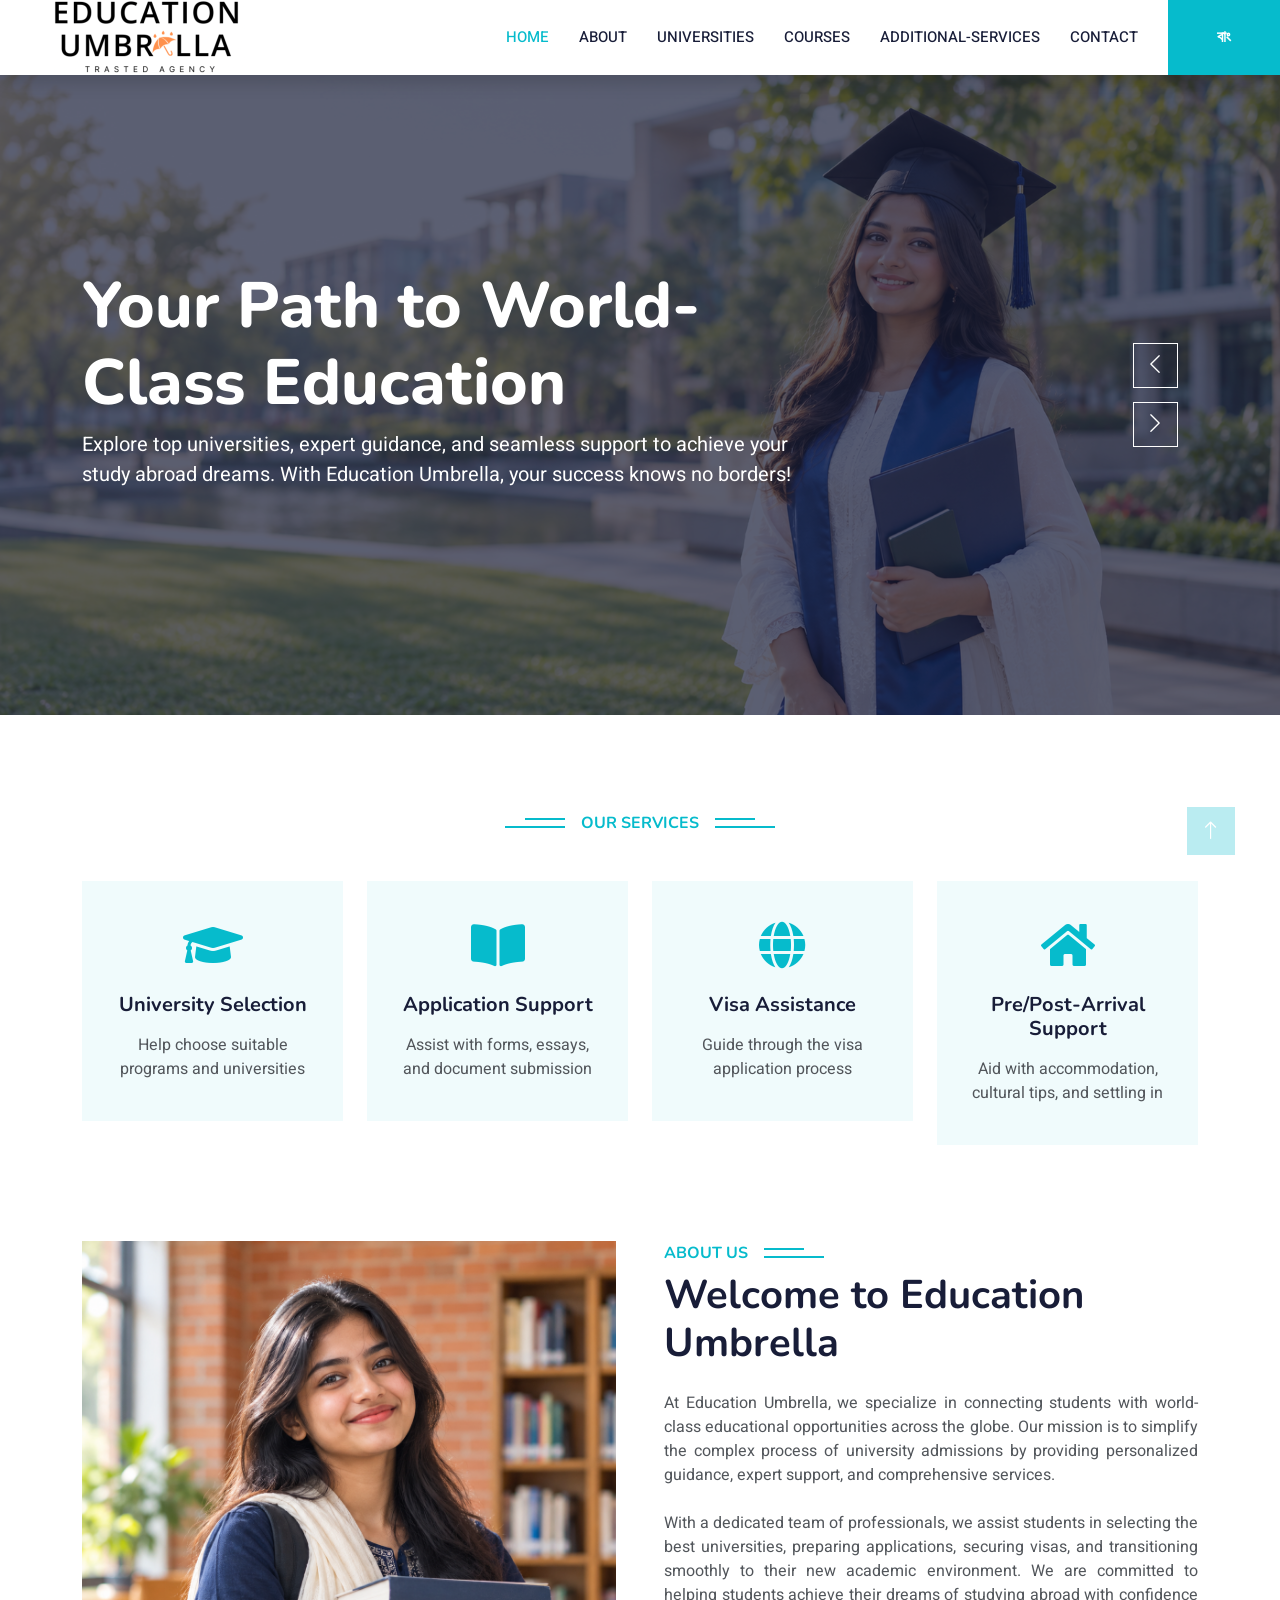
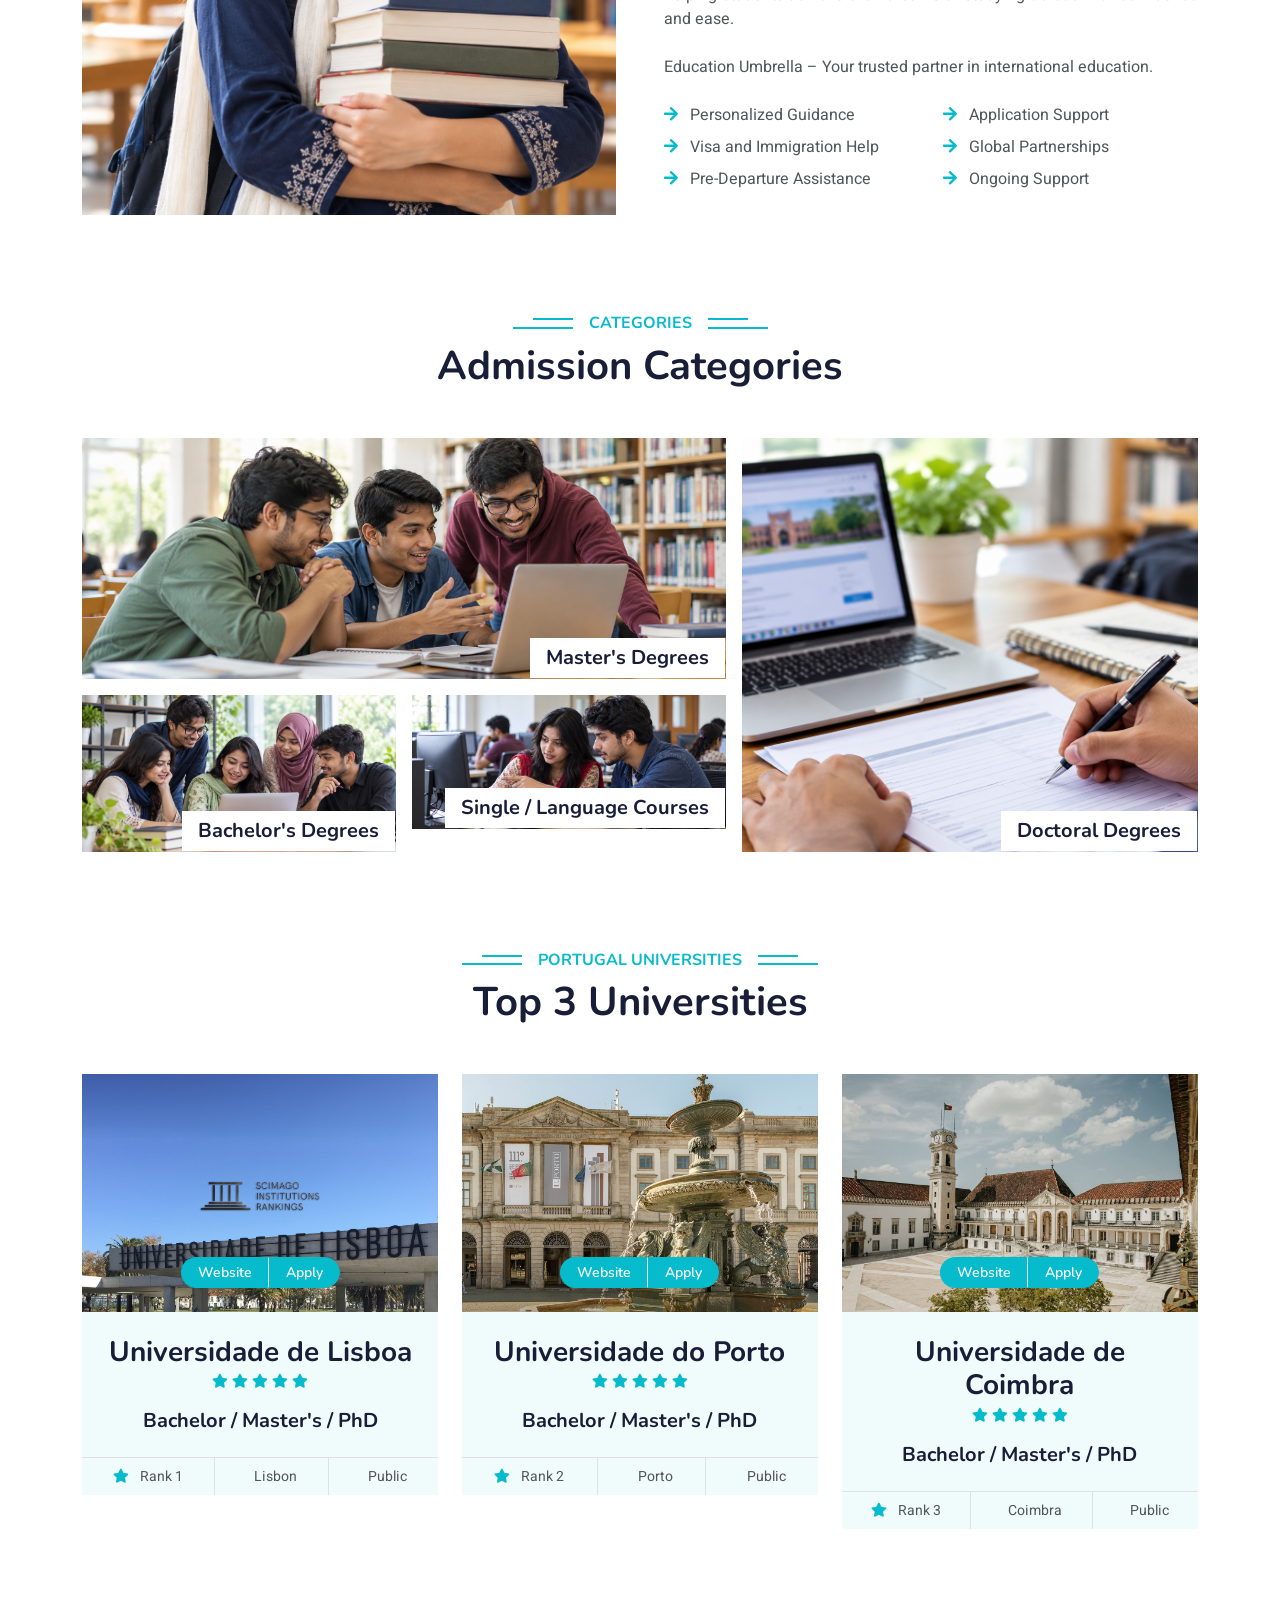
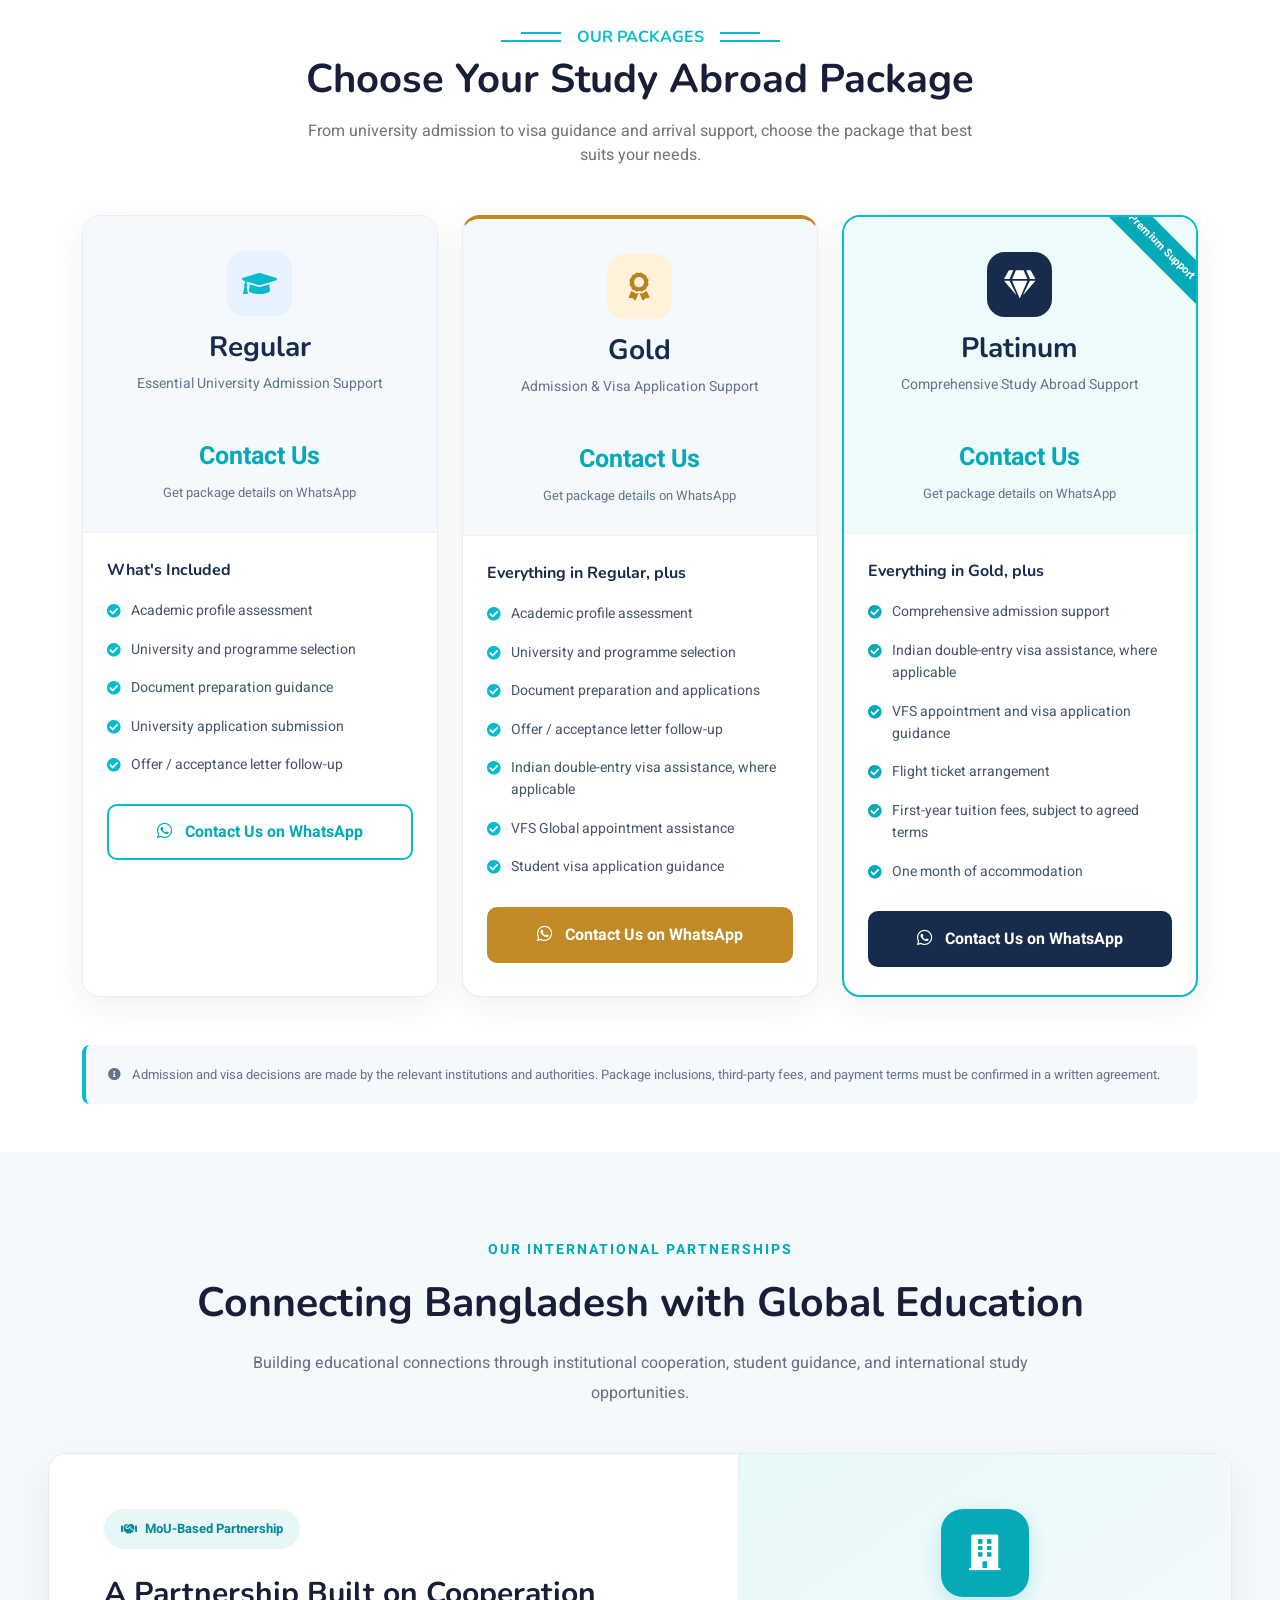
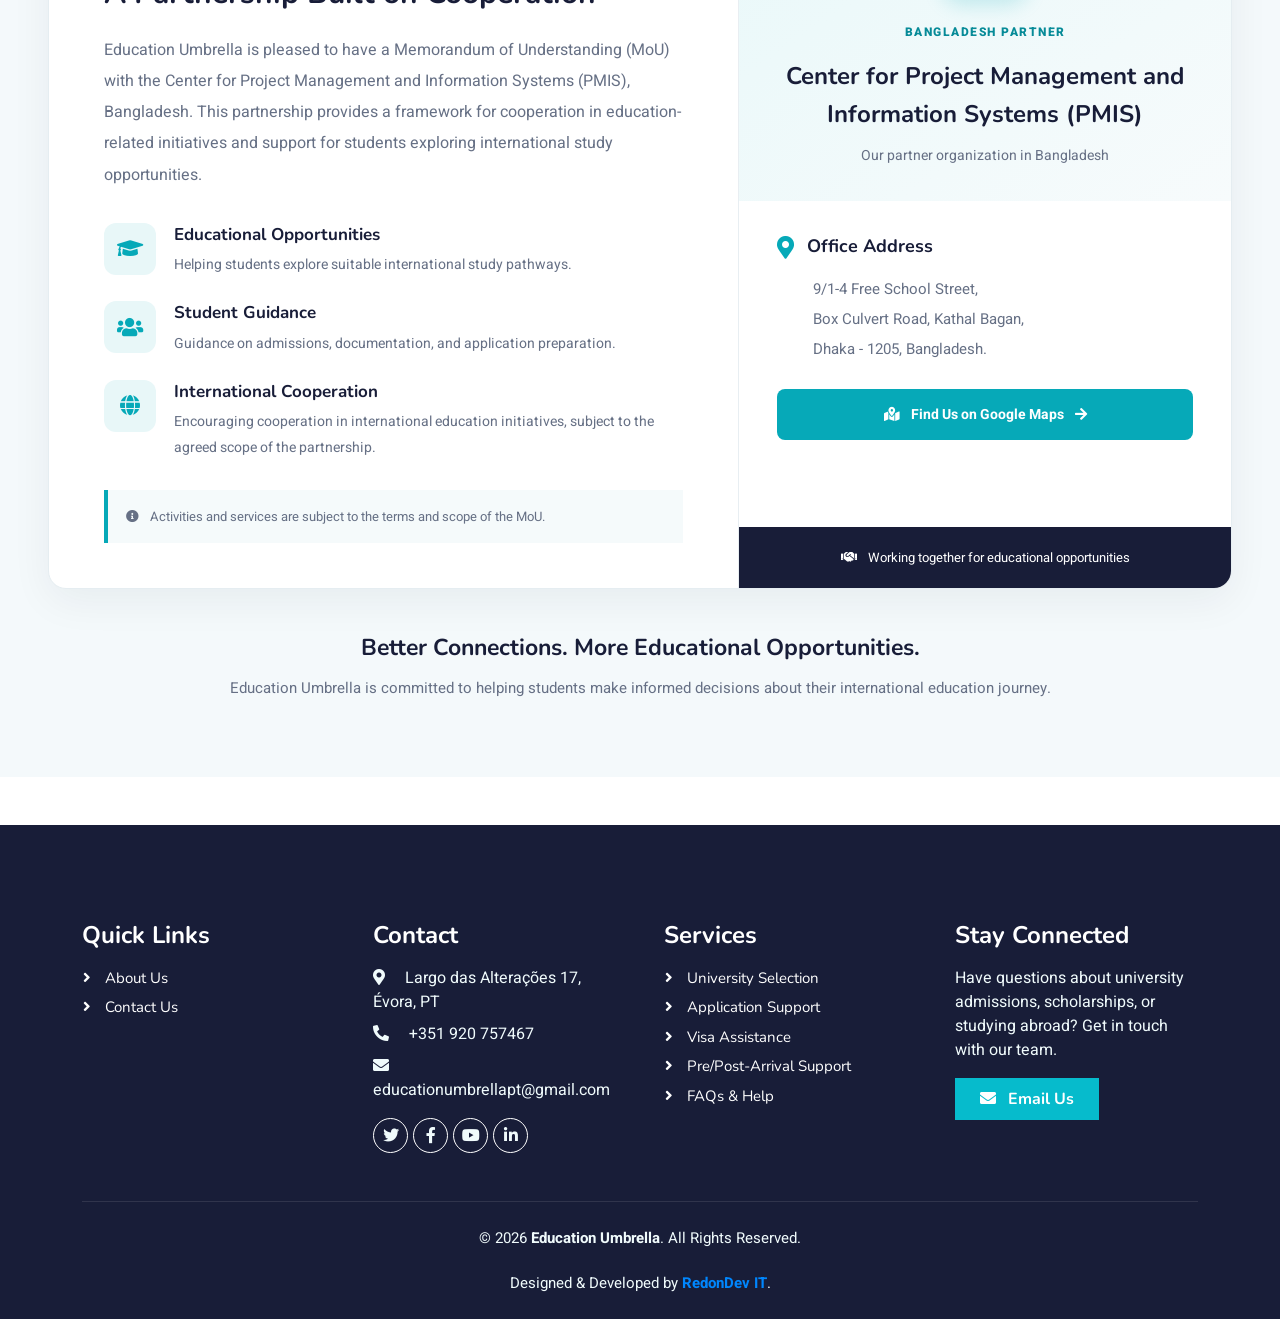
<file: index.html>
<!DOCTYPE html>
<html lang="en">

<head>
    <meta charset="utf-8">
    <title>Study in Portugal | University Admission & Visa Support | Education Umbrella</title>
    <meta content="width=device-width, initial-scale=1.0" name="viewport">
    <meta content="" name="keywords">
    <meta content="" name="description">

    <!-- Favicon -->
    <link href="images/favicon.png" rel="icon">

    <!-- Google Web Fonts -->
    <link rel="preconnect" href="https://fonts.googleapis.com">
    <link rel="preconnect" href="https://fonts.gstatic.com" crossorigin>
    <link href="https://fonts.googleapis.com/css2?family=Heebo:wght@400;500;600&family=Nunito:wght@600;700;800&display=swap" rel="stylesheet">

    <!-- Icon Font Stylesheet -->
    <link href="https://cdnjs.cloudflare.com/ajax/libs/font-awesome/5.10.0/css/all.min.css" rel="stylesheet">
    <link href="https://cdn.jsdelivr.net/npm/bootstrap-icons@1.4.1/font/bootstrap-icons.css" rel="stylesheet">

    <!-- Libraries Stylesheet -->
    <link href="lib/animate/animate.min.css" rel="stylesheet">
    <link href="lib/owlcarousel/assets/owl.carousel.min.css" rel="stylesheet">

    <!-- Customized Bootstrap Stylesheet -->
    <link href="css/bootstrap.min.css" rel="stylesheet">

    <!-- Template Stylesheet -->
    <link href="css/style.css" rel="stylesheet">

    <script src="https://code.jquery.com/jquery-3.7.1.min.js"></script>
    <script src="js/user.js"></script>
    <link href="css/user.css" rel="stylesheet">
</head>

<body>
    <!-- Spinner Start -->
    <div id="spinner" class="show bg-white position-fixed translate-middle w-100 vh-100 top-50 start-50 d-flex align-items-center justify-content-center">
        <div class="spinner-border text-primary" style="width: 3rem; height: 3rem;" role="status">
            <span class="sr-only">Loading...</span>
        </div>
    </div>
    <!-- Spinner End -->


    <!-- Navbar Start -->
    <nav class="navbar navbar-expand-lg bg-white navbar-light shadow sticky-top p-0">
        <a href="index.html" class="navbar-brand d-flex align-items-center px-4 px-lg-5">
            <img src="images/EduUmb_Short.png" alt="Education Umbrella">
            <!-- <h2 class="m-0 text-primary"><i class="fa fa-book me-3"></i>Education Umbrella</h2> -->
        </a>
        <button type="button" class="navbar-toggler me-4" data-bs-toggle="collapse" data-bs-target="#navbarCollapse">
            <span class="navbar-toggler-icon"></span>
        </button>
        <div class="collapse navbar-collapse" id="navbarCollapse">
            <div class="navbar-nav ms-auto p-4 p-lg-0">
        
                <a href="index.html" class="nav-item nav-link active">
                    <span class="en">Home</span>
                    <span class="bn">হোম</span>
                </a>
        
                <a href="about.html" class="nav-item nav-link">
                    <span class="en">About</span>
                    <span class="bn">আমাদের সম্পর্কে</span>
                </a>
        
                <a href="universities.html" class="nav-item nav-link">
                    <span class="en">Universities</span>
                    <span class="bn">বিশ্ববিদ্যালয়সমূহ</span>
                </a>
        
                <a href="courses.html" class="nav-item nav-link">
                    <span class="en">Courses</span>
                    <span class="bn">কোর্সসমূহ</span>
                </a>
        
                <a href="additional.html" class="nav-item nav-link">
                    <span class="en">Additional-Services</span>
                    <span class="bn">অতিরিক্ত সেবা</span>
                </a>
        
                <a href="contact.html" class="nav-item nav-link">
                    <span class="en">Contact</span>
                    <span class="bn">যোগাযোগ</span>
                </a>
        
            </div>
        
            <!-- Language switch buttons -->
            <a id="btnBangla" class="btn btn-primary py-4 px-lg-5">বাং</a>
            <a id="btnEnglish" class="btn btn-primary py-4 px-lg-5">EN</a>
        </div>
    </nav>
    <!-- Navbar End -->


    <!-- Carousel Start -->
    <div class="container-fluid p-0 mb-5">
        <div class="owl-carousel header-carousel position-relative">
    
            <!-- Carousel 1 -->
            <div class="owl-carousel-item position-relative">
                <img class="img-fluid" src="img/carousel-1.png" alt="">
    
                <div class="position-absolute top-0 start-0 w-100 h-100 d-flex align-items-center"
                     style="background: rgba(24, 29, 56, .7);">
                    <div class="container">
                        <div class="row justify-content-start">
                            <div class="col-sm-10 col-lg-8">
    
                                <h1 class="display-3 text-white animated slideInDown">
                                    <span class="en">Your Path to World-Class Education</span>
                                    <span class="bn">বিশ্বমানের শিক্ষার পথে আপনার যাত্রা</span>
                                </h1>
    
                                <p class="fs-5 text-white mb-4 pb-2">
                                    <span class="en">Explore top universities, expert guidance, and seamless support to achieve your study abroad dreams. With Education Umbrella, your success knows no borders!</span>
                                    <span class="bn">বিদেশে পড়াশোনার স্বপ্ন পূরণে সেরা বিশ্ববিদ্যালয়, বিশেষজ্ঞ পরামর্শ এবং নির্ভরযোগ্য সহায়তা পান। Education Umbrella-এর সঙ্গে আপনার সাফল্যের কোনো সীমা নেই!</span>
                                </p>
    
                            </div>
                        </div>
                    </div>
                </div>
            </div>
    
            <!-- Carousel 2 -->
            <div class="owl-carousel-item position-relative">
                <img class="img-fluid" src="img/carousel-2.png" alt="">
    
                <div class="position-absolute top-0 start-0 w-100 h-100 d-flex align-items-center"
                     style="background: rgba(24, 29, 56, .7);">
                    <div class="container">
                        <div class="row justify-content-start">
                            <div class="col-sm-10 col-lg-8">
    
                                <h1 class="display-3 text-white animated slideInDown">
                                    <span class="en">Simplifying International Admissions</span>
                                    <span class="bn">আন্তর্জাতিক বিশ্ববিদ্যালয়ে ভর্তি এখন আরও সহজ</span>
                                </h1>
    
                                <p class="fs-5 text-white mb-4 pb-2">
                                    <span class="en">From selecting the right university to securing your visa, we’re here every step of the way. Start your global journey with Education Umbrella today!</span>
                                    <span class="bn">সঠিক বিশ্ববিদ্যালয় নির্বাচন থেকে শুরু করে ভিসা প্রাপ্তি পর্যন্ত প্রতিটি ধাপে আমরা আপনার পাশে আছি। আজই Education Umbrella-এর সঙ্গে আপনার আন্তর্জাতিক শিক্ষাযাত্রা শুরু করুন!</span>
                                </p>
    
                            </div>
                        </div>
                    </div>
                </div>
            </div>
    
            <!-- Carousel 3 -->
            <div class="owl-carousel-item position-relative">
                <img class="img-fluid" src="img/carousel-3.png" alt="">
    
                <div class="position-absolute top-0 start-0 w-100 h-100 d-flex align-items-center"
                     style="background: rgba(24, 29, 56, .7);">
                    <div class="container">
                        <div class="row justify-content-start">
                            <div class="col-sm-10 col-lg-8">
    
                                <h1 class="display-3 text-white animated slideInDown">
                                    <span class="en">Personalized Admission Support</span>
                                    <span class="bn">আপনার জন্য বিশেষায়িত ভর্তি সহায়তা</span>
                                </h1>
    
                                <p class="fs-5 text-white mb-4 pb-2">
                                    <span class="en">Submit your CV, and let us find the perfect university match for you. Your dreams, our expertise!</span>
                                    <span class="bn">আপনার সিভি জমা দিন, আর আপনার যোগ্যতা ও পছন্দ অনুযায়ী উপযুক্ত বিশ্ববিদ্যালয় খুঁজে দেওয়ার দায়িত্ব আমাদের। আপনার স্বপ্ন, আমাদের দক্ষতা!</span>
                                </p>
    
                                <a href="mailto:info@educationumbrella.pt?subject=CV%20Submission%20-%20University%20Admission"
                                   class="btn btn-primary py-md-3 px-md-5 me-3 animated slideInLeft">
                                    <span class="en">Submit Your CV</span>
                                    <span class="bn">আপনার সিভি জমা দিন</span>
                                </a>
    
                            </div>
                        </div>
                    </div>
                </div>
            </div>
    
        </div>
    </div>
    <!-- Carousel End -->


    <!-- Service Start -->
    <div class="container-xxl py-5">
        <div class="container">
    
            <div class="text-center wow fadeInUp" data-wow-delay="0.1s">
                <h6 class="section-title bg-white text-center text-primary px-3 mb-5">
                    <span class="en">Our Services</span>
                    <span class="bn">আমাদের সেবাসমূহ</span>
                </h6>
                <!-- <h1 class="mb-5">Helping you every step of the way for a seamless study abroad experience</h1> -->
            </div>
    
            <div class="row g-4">
    
                <!-- University Selection -->
                <div class="col-lg-3 col-sm-6 wow fadeInUp" data-wow-delay="0.1s">
                    <div class="service-item text-center pt-3">
                        <div class="p-4">
                            <i class="fa fa-3x fa-graduation-cap text-primary mb-4"></i>
    
                            <h5 class="mb-3">
                                <span class="en">University Selection</span>
                                <span class="bn">বিশ্ববিদ্যালয় নির্বাচন</span>
                            </h5>
    
                            <p>
                                <span class="en">Help choose suitable programs and universities</span>
                                <span class="bn">উপযুক্ত শিক্ষাক্রম ও বিশ্ববিদ্যালয় নির্বাচনে সহায়তা</span>
                            </p>
                        </div>
                    </div>
                </div>
    
                <!-- Application Support -->
                <div class="col-lg-3 col-sm-6 wow fadeInUp" data-wow-delay="0.3s">
                    <div class="service-item text-center pt-3">
                        <div class="p-4">
                            <i class="fa fa-3x fa-book-open text-primary mb-4"></i>
    
                            <h5 class="mb-3">
                                <span class="en">Application Support</span>
                                <span class="bn">আবেদন প্রক্রিয়ায় সহায়তা</span>
                            </h5>
    
                            <p>
                                <span class="en">Assist with forms, essays, and document submission</span>
                                <span class="bn">আবেদনপত্র পূরণ, প্রয়োজনীয় লেখা ও কাগজপত্র জমা দিতে সহায়তা</span>
                            </p>
                        </div>
                    </div>
                </div>
    
                <!-- Visa Assistance -->
                <div class="col-lg-3 col-sm-6 wow fadeInUp" data-wow-delay="0.5s">
                    <div class="service-item text-center pt-3">
                        <div class="p-4">
                            <i class="fa fa-3x fa-globe text-primary mb-4"></i>
    
                            <h5 class="mb-3">
                                <span class="en">Visa Assistance</span>
                                <span class="bn">ভিসা সংক্রান্ত সহায়তা</span>
                            </h5>
    
                            <p>
                                <span class="en">Guide through the visa application process</span>
                                <span class="bn">ভিসার আবেদন প্রক্রিয়ায় প্রয়োজনীয় দিকনির্দেশনা</span>
                            </p>
                        </div>
                    </div>
                </div>
    
                <!-- Pre/Post-Arrival Support -->
                <div class="col-lg-3 col-sm-6 wow fadeInUp" data-wow-delay="0.7s">
                    <div class="service-item text-center pt-3">
                        <div class="p-4">
                            <i class="fa fa-3x fa-home text-primary mb-4"></i>
    
                            <h5 class="mb-3">
                                <span class="en">Pre/Post-Arrival Support</span>
                                <span class="bn">আগমনের আগে ও পরে সহায়তা</span>
                            </h5>
    
                            <p>
                                <span class="en">Aid with accommodation, cultural tips, and settling in</span>
                                <span class="bn">আবাসন, স্থানীয় সংস্কৃতি সম্পর্কে পরামর্শ ও নতুন পরিবেশে মানিয়ে নিতে সহায়তা</span>
                            </p>
                        </div>
                    </div>
                </div>
    
            </div>
        </div>
    </div>
    <!-- Service End -->


    <!-- About Start -->
    <div class="container-xxl py-5">
        <div class="container">
            <div class="row g-5">
                <div class="col-lg-6 wow fadeInUp" data-wow-delay="0.1s" style="min-height: 400px;">
                    <div class="position-relative h-100">
                        <img class="img-fluid position-absolute w-100 h-100" src="img/about.png" alt="" style="object-fit: cover;">
                    </div>
                </div>
    
                <div class="col-lg-6 wow fadeInUp" data-wow-delay="0.3s">
                    <h6 class="section-title bg-white text-start text-primary pe-3">
                        <span class="en">About Us</span>
                        <span class="bn">আমাদের সম্পর্কে</span>
                    </h6>
    
                    <h1 class="mb-4">
                        <span class="en">Welcome to Education Umbrella</span>
                        <span class="bn">Education Umbrella-তে আপনাকে স্বাগতম</span>
                    </h1>
    
                    <p style="text-align: justify;" class="mb-4">
                        <span class="en">At Education Umbrella, we specialize in connecting students with world-class educational opportunities across the globe. Our mission is to simplify the complex process of university admissions by providing personalized guidance, expert support, and comprehensive services.</span>
                        <span class="bn">Education Umbrella-তে আমরা বিশ্বের বিভিন্ন দেশের মানসম্মত শিক্ষার সুযোগের সঙ্গে শিক্ষার্থীদের সংযুক্ত করতে কাজ করি। ব্যক্তিগত পরামর্শ, বিশেষজ্ঞদের সহায়তা এবং সমন্বিত সেবা প্রদানের মাধ্যমে বিশ্ববিদ্যালয়ে ভর্তির জটিল প্রক্রিয়াকে সহজ করাই আমাদের লক্ষ্য।</span>
                    </p>
    
                    <p style="text-align: justify;" class="mb-4">
                        <span class="en">With a dedicated team of professionals, we assist students in selecting the best universities, preparing applications, securing visas, and transitioning smoothly to their new academic environment. We are committed to helping students achieve their dreams of studying abroad with confidence and ease.</span>
                        <span class="bn">আমাদের অভিজ্ঞ ও নিবেদিতপ্রাণ পেশাদার দল শিক্ষার্থীদের উপযুক্ত বিশ্ববিদ্যালয় নির্বাচন, আবেদনপত্র প্রস্তুত, ভিসা প্রাপ্তি এবং নতুন শিক্ষাপ্রতিষ্ঠানের পরিবেশে সহজে মানিয়ে নিতে সহায়তা করে। শিক্ষার্থীরা যেন আত্মবিশ্বাসের সঙ্গে সহজেই বিদেশে পড়াশোনার স্বপ্ন পূরণ করতে পারে, সে লক্ষ্যে আমরা প্রতিশ্রুতিবদ্ধ।</span>
                    </p>
    
                    <p class="mb-4">
                        <span class="en">Education Umbrella – Your trusted partner in international education.</span>
                        <span class="bn">Education Umbrella – আন্তর্জাতিক শিক্ষার ক্ষেত্রে আপনার বিশ্বস্ত সহযোগী।</span>
                    </p>
    
                    <div class="row gy-2 gx-4 mb-4">
                        <div class="col-sm-6">
                            <p class="mb-0">
                                <i class="fa fa-arrow-right text-primary me-2"></i>
                                <span class="en">Personalized Guidance</span>
                                <span class="bn">ব্যক্তিগত পরামর্শ ও দিকনির্দেশনা</span>
                            </p>
                        </div>
    
                        <div class="col-sm-6">
                            <p class="mb-0">
                                <i class="fa fa-arrow-right text-primary me-2"></i>
                                <span class="en">Application Support</span>
                                <span class="bn">আবেদন প্রক্রিয়ায় সহায়তা</span>
                            </p>
                        </div>
    
                        <div class="col-sm-6">
                            <p class="mb-0">
                                <i class="fa fa-arrow-right text-primary me-2"></i>
                                <span class="en">Visa and Immigration Help</span>
                                <span class="bn">ভিসা ও অভিবাসন সংক্রান্ত সহায়তা</span>
                            </p>
                        </div>
    
                        <div class="col-sm-6">
                            <p class="mb-0">
                                <i class="fa fa-arrow-right text-primary me-2"></i>
                                <span class="en">Global Partnerships</span>
                                <span class="bn">আন্তর্জাতিক অংশীদারত্ব</span>
                            </p>
                        </div>
    
                        <div class="col-sm-6">
                            <p class="mb-0">
                                <i class="fa fa-arrow-right text-primary me-2"></i>
                                <span class="en">Pre-Departure Assistance</span>
                                <span class="bn">যাত্রার আগে প্রয়োজনীয় সহায়তা</span>
                            </p>
                        </div>
    
                        <div class="col-sm-6">
                            <p class="mb-0">
                                <i class="fa fa-arrow-right text-primary me-2"></i>
                                <span class="en">Ongoing Support</span>
                                <span class="bn">নিয়মিত ও ধারাবাহিক সহায়তা</span>
                            </p>
                        </div>
                    </div>
    
                    <!-- <a class="btn btn-primary py-3 px-5 mt-2" href="">
                        <span class="en">Read More</span>
                        <span class="bn">আরও জানুন</span>
                    </a> -->
                </div>
            </div>
        </div>
    </div>
    <!-- About End -->


    <!-- Categories Start -->
    <div class="container-xxl py-5 category">
        <div class="container">
            <div class="text-center wow fadeInUp" data-wow-delay="0.1s">
                <h6 class="section-title bg-white text-center text-primary px-3">
                    <span class="en">Categories</span>
                    <span class="bn">বিভাগসমূহ</span>
                </h6>
    
                <h1 class="mb-5">
                    <span class="en">Admission Categories</span>
                    <span class="bn">ভর্তির বিভাগসমূহ</span>
                </h1>
            </div>
    
            <div class="row g-3">
                <div class="col-lg-7 col-md-6">
                    <div class="row g-3">
    
                        <div class="col-lg-12 col-md-12 wow zoomIn" data-wow-delay="0.1s">
                            <a class="position-relative d-block overflow-hidden" href="master.html">
                                <img class="img-fluid" src="img/cat-1.png" alt="">
                                <div class="bg-white text-center position-absolute bottom-0 end-0 py-2 px-3" style="margin: 1px;">
                                    <h5 class="m-0">
                                        <span class="en">Master's Degrees</span>
                                        <span class="bn">স্নাতকোত্তর ডিগ্রি</span>
                                    </h5>
                                    <!-- <small class="text-primary">102 Universities</small> -->
                                </div>
                            </a>
                        </div>
    
                        <div class="col-lg-6 col-md-12 wow zoomIn" data-wow-delay="0.3s">
                            <a class="position-relative d-block overflow-hidden" href="bachelor.html">
                                <img class="img-fluid" src="img/cat-2.png" alt="">
                                <div class="bg-white text-center position-absolute bottom-0 end-0 py-2 px-3" style="margin: 1px;">
                                    <h5 class="m-0">
                                        <span class="en">Bachelor's Degrees</span>
                                        <span class="bn">স্নাতক ডিগ্রি</span>
                                    </h5>
                                    <!-- <small class="text-primary">87 Universities</small> -->
                                </div>
                            </a>
                        </div>
    
                        <div class="col-lg-6 col-md-12 wow zoomIn" data-wow-delay="0.5s">
                            <a class="position-relative d-block overflow-hidden" href="course.html">
                                <img class="img-fluid" src="img/cat-3.png" alt="">
                                <div class="bg-white text-center position-absolute bottom-0 end-0 py-2 px-3" style="margin: 1px;">
                                    <h5 class="m-0">
                                        <span class="en">Single / Language Courses</span>
                                        <span class="bn">একক বিষয় / ভাষা কোর্স</span>
                                    </h5>
                                    <!-- <small class="text-primary">76 Universities</small> -->
                                </div>
                            </a>
                        </div>
    
                    </div>
                </div>
    
                <div class="col-lg-5 col-md-6 wow zoomIn" data-wow-delay="0.7s" style="min-height: 350px;">
                    <a class="position-relative d-block h-100 overflow-hidden" href="doctoral.html">
                        <img class="img-fluid position-absolute w-100 h-100" src="img/cat-4.png" alt="" style="object-fit: cover;">
                        <div class="bg-white text-center position-absolute bottom-0 end-0 py-2 px-3" style="margin: 1px;">
                            <h5 class="m-0">
                                <span class="en">Doctoral Degrees</span>
                                <span class="bn">ডক্টরাল ডিগ্রি (পিএইচডি)</span>
                            </h5>
                            <!-- <small class="text-primary">93 Universities</small> -->
                        </div>
                    </a>
                </div>
    
            </div>
        </div>
    </div>
    <!-- Categories Start -->


    <!-- Universities Start -->
    <div class="container-xxl py-5">
        <div class="container">
            <div class="text-center wow fadeInUp" data-wow-delay="0.1s">
                <h6 class="section-title bg-white text-center text-primary px-3">
                    <span class="en">Portugal Universities</span>
                    <span class="bn">পর্তুগালের বিশ্ববিদ্যালয়সমূহ</span>
                </h6>
                <h1 class="mb-5">
                    <span class="en">Top 3 Universities</span>
                    <span class="bn">সেরা ৩টি বিশ্ববিদ্যালয়</span>
                </h1>
            </div>
    
            <div class="row g-4 justify-content-center">
    
                <!-- University 1 -->
                <div class="col-lg-4 col-md-6 wow fadeInUp" data-wow-delay="0.1s">
                    <div class="course-item bg-light">
                        <div class="position-relative overflow-hidden">
                            <img class="img-fluid" src="images/universities/1.jpg" alt="">
                            <div class="w-100 d-flex justify-content-center position-absolute bottom-0 start-0 mb-4">
                                <a href="https://www.ulisboa.pt/" target="_blank" class="flex-shrink-0 btn btn-sm btn-primary px-3 border-end" style="border-radius: 30px 0 0 30px;">
                                    <span class="en">Website</span>
                                    <span class="bn">ওয়েবসাইট</span>
                                </a>
                                <a href="#" class="flex-shrink-0 btn btn-sm btn-primary px-3" style="border-radius: 0 30px 30px 0;">
                                    <span class="en">Apply</span>
                                    <span class="bn">আবেদন করুন</span>
                                </a>
                            </div>
                        </div>
    
                        <div class="text-center p-4 pb-0">
                            <h3 class="mb-0">Universidade de Lisboa</h3>
                            <div class="mb-3">
                                <small class="fa fa-star text-primary"></small>
                                <small class="fa fa-star text-primary"></small>
                                <small class="fa fa-star text-primary"></small>
                                <small class="fa fa-star text-primary"></small>
                                <small class="fa fa-star text-primary"></small>
                                <!-- <small>(123)</small> -->
                            </div>
                            <h5 class="mb-4">
                                <span class="en">Bachelor / Master's / PhD</span>
                                <span class="bn">স্নাতক / স্নাতকোত্তর / পিএইচডি</span>
                            </h5>
                        </div>
    
                        <div class="d-flex border-top">
                            <small class="flex-fill text-center border-end py-2">
                                <i class="fa fa-star text-primary me-2"></i>
                                <span class="en">Rank 1</span>
                                <span class="bn">র‍্যাঙ্ক ১</span>
                            </small>
                            <small class="flex-fill text-center border-end py-2">
                                <i class="fa fa-location-dot text-primary me-2"></i>Lisbon
                            </small>
                            <small class="flex-fill text-center py-2">
                                <i class="fa-solid fa-building-columns text-primary me-2"></i>
                                <span class="en">Public</span>
                                <span class="bn">সরকারি</span>
                            </small>
                        </div>
                    </div>
                </div>
    
                <!-- University 2 -->
                <div class="col-lg-4 col-md-6 wow fadeInUp" data-wow-delay="0.3s">
                    <div class="course-item bg-light">
                        <div class="position-relative overflow-hidden">
                            <img class="img-fluid" src="images/universities/2.jpg" alt="">
                            <div class="w-100 d-flex justify-content-center position-absolute bottom-0 start-0 mb-4">
                                <a href="https://www.up.pt/portal/en/" target="_blank" class="flex-shrink-0 btn btn-sm btn-primary px-3 border-end" style="border-radius: 30px 0 0 30px;">
                                    <span class="en">Website</span>
                                    <span class="bn">ওয়েবসাইট</span>
                                </a>
                                <a href="#" class="flex-shrink-0 btn btn-sm btn-primary px-3" style="border-radius: 0 30px 30px 0;">
                                    <span class="en">Apply</span>
                                    <span class="bn">আবেদন করুন</span>
                                </a>
                            </div>
                        </div>
    
                        <div class="text-center p-4 pb-0">
                            <h3 class="mb-0">Universidade do Porto</h3>
                            <div class="mb-3">
                                <small class="fa fa-star text-primary"></small>
                                <small class="fa fa-star text-primary"></small>
                                <small class="fa fa-star text-primary"></small>
                                <small class="fa fa-star text-primary"></small>
                                <small class="fa fa-star text-primary"></small>
                                <!-- <small>(123)</small> -->
                            </div>
                            <h5 class="mb-4">
                                <span class="en">Bachelor / Master's / PhD</span>
                                <span class="bn">স্নাতক / স্নাতকোত্তর / পিএইচডি</span>
                            </h5>
                        </div>
    
                        <div class="d-flex border-top">
                            <small class="flex-fill text-center border-end py-2">
                                <i class="fa fa-star text-primary me-2"></i>
                                <span class="en">Rank 2</span>
                                <span class="bn">র‍্যাঙ্ক ২</span>
                            </small>
                            <small class="flex-fill text-center border-end py-2">
                                <i class="fa fa-location-dot text-primary me-2"></i>Porto
                            </small>
                            <small class="flex-fill text-center py-2">
                                <i class="fa-solid fa-building-columns text-primary me-2"></i>
                                <span class="en">Public</span>
                                <span class="bn">সরকারি</span>
                            </small>
                        </div>
                    </div>
                </div>
    
                <!-- University 3 -->
                <div class="col-lg-4 col-md-6 wow fadeInUp" data-wow-delay="0.5s">
                    <div class="course-item bg-light">
                        <div class="position-relative overflow-hidden">
                            <img class="img-fluid" src="images/universities/3.jpg" alt="">
                            <div class="w-100 d-flex justify-content-center position-absolute bottom-0 start-0 mb-4">
                                <a href="https://www.uc.pt/en/" target="_blank" class="flex-shrink-0 btn btn-sm btn-primary px-3 border-end" style="border-radius: 30px 0 0 30px;">
                                    <span class="en">Website</span>
                                    <span class="bn">ওয়েবসাইট</span>
                                </a>
                                <a href="#" class="flex-shrink-0 btn btn-sm btn-primary px-3" style="border-radius: 0 30px 30px 0;">
                                    <span class="en">Apply</span>
                                    <span class="bn">আবেদন করুন</span>
                                </a>
                            </div>
                        </div>
    
                        <div class="text-center p-4 pb-0">
                            <h3 class="mb-0">Universidade de Coimbra</h3>
                            <div class="mb-3">
                                <small class="fa fa-star text-primary"></small>
                                <small class="fa fa-star text-primary"></small>
                                <small class="fa fa-star text-primary"></small>
                                <small class="fa fa-star text-primary"></small>
                                <small class="fa fa-star text-primary"></small>
                                <!-- <small>(123)</small> -->
                            </div>
                            <h5 class="mb-4">
                                <span class="en">Bachelor / Master's / PhD</span>
                                <span class="bn">স্নাতক / স্নাতকোত্তর / পিএইচডি</span>
                            </h5>
                        </div>
    
                        <div class="d-flex border-top">
                            <small class="flex-fill text-center border-end py-2">
                                <i class="fa fa-star text-primary me-2"></i>
                                <span class="en">Rank 3</span>
                                <span class="bn">র‍্যাঙ্ক ৩</span>
                            </small>
                            <small class="flex-fill text-center border-end py-2">
                                <i class="fa fa-location-dot text-primary me-2"></i>Coimbra
                            </small>
                            <small class="flex-fill text-center py-2">
                                <i class="fa-solid fa-building-columns text-primary me-2"></i>
                                <span class="en">Public</span>
                                <span class="bn">সরকারি</span>
                            </small>
                        </div>
                    </div>
                </div>
    
            </div>
        </div>
    </div>
    <!-- Universities End -->

    <!-- Education Umbrella Packages Start -->
    <div class="container-xxl py-5">
        <div class="container">

            <!-- Section Heading -->
            <div class="text-center wow fadeInUp mb-5" data-wow-delay="0.1s">
                <h6 class="section-title bg-white text-center text-primary px-3">
                    <span class="en">Our Packages</span>
                    <span class="bn">আমাদের প্যাকেজসমূহ</span>
                </h6>

                <h1 class="mb-3">
                    <span class="en">Choose Your Study Abroad Package</span>
                    <span class="bn">আপনার বিদেশে পড়াশোনার প্যাকেজ বেছে নিন</span>
                </h1>

                <p class="text-muted mx-auto" style="max-width: 700px;">
                    <span class="en">
                        From university admission to visa guidance and arrival support,
                        choose the package that best suits your needs.
                    </span>
                    <span class="bn">
                        বিশ্ববিদ্যালয়ে ভর্তি থেকে ভিসা সহায়তা ও গন্তব্যে পৌঁছানোর প্রস্তুতি পর্যন্ত,
                        আপনার প্রয়োজন অনুযায়ী প্যাকেজ বেছে নিন।
                    </span>
                </p>
            </div>

            <!-- Packages -->
            <div class="row g-4 align-items-stretch">

                <!-- Regular Package -->
                <div class="col-lg-4 col-md-6 wow fadeInUp" data-wow-delay="0.1s">
                    <div class="package-card package-regular h-100">

                        <div class="package-header">
                            <div class="package-icon">
                                <i class="fa fa-graduation-cap"></i>
                            </div>

                            <h3>
                                <span class="en">Regular</span>
                                <span class="bn">রেগুলার</span>
                            </h3>

                            <p>
                                <span class="en">Essential University Admission Support</span>
                                <span class="bn">বিশ্ববিদ্যালয়ে ভর্তির প্রয়োজনীয় সহায়তা</span>
                            </p>

                            <div class="package-price package-contact-text">
                                <span class="en">Contact Us</span>
                                <span class="bn">যোগাযোগ করুন</span>
                            </div>

                            <small>
                                <span class="en">Get package details on WhatsApp</span>
                                <span class="bn">হোয়াটসঅ্যাপে প্যাকেজের বিস্তারিত জানুন</span>
                            </small>
                        </div>

                        <div class="package-body">
                            <h6 class="feature-title">
                                <span class="en">What's Included</span>
                                <span class="bn">প্যাকেজে যা থাকছে</span>
                            </h6>

                            <ul class="package-features">
                                <li>
                                    <i class="fa fa-check-circle"></i>
                                    <span class="en">Academic profile assessment</span>
                                    <span class="bn">শিক্ষাগত যোগ্যতা মূল্যায়ন</span>
                                </li>
                                <li>
                                    <i class="fa fa-check-circle"></i>
                                    <span class="en">University and programme selection</span>
                                    <span class="bn">বিশ্ববিদ্যালয় ও প্রোগ্রাম নির্বাচন</span>
                                </li>
                                <li>
                                    <i class="fa fa-check-circle"></i>
                                    <span class="en">Document preparation guidance</span>
                                    <span class="bn">প্রয়োজনীয় কাগজপত্র প্রস্তুতিতে সহায়তা</span>
                                </li>
                                <li>
                                    <i class="fa fa-check-circle"></i>
                                    <span class="en">University application submission</span>
                                    <span class="bn">বিশ্ববিদ্যালয়ে আবেদন জমা</span>
                                </li>
                                <li>
                                    <i class="fa fa-check-circle"></i>
                                    <span class="en">Offer / acceptance letter follow-up</span>
                                    <span class="bn">অফার / ভর্তি গ্রহণপত্রের জন্য ফলো-আপ</span>
                                </li>
                            </ul>

                            <a href="https://wa.me/351920757467?text=Hello%2C%20I%20am%20interested%20in%20the%20Regular%20Package."
                            target="_blank"
                            rel="noopener noreferrer"
                            class="package-btn package-btn-outline">
                                <i class="fab fa-whatsapp me-2"></i>
                                <span class="en">Contact Us on WhatsApp</span>
                                <span class="bn">হোয়াটসঅ্যাপে যোগাযোগ করুন</span>
                            </a>
                        </div>
                    </div>
                </div>

                <!-- Gold Package -->
                <div class="col-lg-4 col-md-6 wow fadeInUp" data-wow-delay="0.3s">
                    <div class="package-card package-gold h-100">

                        <div class="package-header">
                            <div class="package-icon">
                                <i class="fa fa-award"></i>
                            </div>

                            <h3>
                                <span class="en">Gold</span>
                                <span class="bn">গোল্ড</span>
                            </h3>

                            <p>
                                <span class="en">Admission & Visa Application Support</span>
                                <span class="bn">ভর্তি ও ভিসা আবেদনে সহায়তা</span>
                            </p>

                            <div class="package-price package-contact-text">
                                <span class="en">Contact Us</span>
                                <span class="bn">যোগাযোগ করুন</span>
                            </div>

                            <small>
                                <span class="en">Get package details on WhatsApp</span>
                                <span class="bn">হোয়াটসঅ্যাপে প্যাকেজের বিস্তারিত জানুন</span>
                            </small>
                        </div>

                        <div class="package-body">
                            <h6 class="feature-title">
                                <span class="en">Everything in Regular, plus</span>
                                <span class="bn">রেগুলার প্যাকেজের সব সুবিধা, সঙ্গে</span>
                            </h6>

                            <ul class="package-features">
                                <li>
                                    <i class="fa fa-check-circle"></i>
                                    <span class="en">Academic profile assessment</span>
                                    <span class="bn">শিক্ষাগত যোগ্যতা মূল্যায়ন</span>
                                </li>
                                <li>
                                    <i class="fa fa-check-circle"></i>
                                    <span class="en">University and programme selection</span>
                                    <span class="bn">বিশ্ববিদ্যালয় ও প্রোগ্রাম নির্বাচন</span>
                                </li>
                                <li>
                                    <i class="fa fa-check-circle"></i>
                                    <span class="en">Document preparation and applications</span>
                                    <span class="bn">কাগজপত্র প্রস্তুতি ও আবেদন</span>
                                </li>
                                <li>
                                    <i class="fa fa-check-circle"></i>
                                    <span class="en">Offer / acceptance letter follow-up</span>
                                    <span class="bn">অফার / ভর্তি গ্রহণপত্রের জন্য ফলো-আপ</span>
                                </li>
                                <li>
                                    <i class="fa fa-check-circle"></i>
                                    <span class="en">Indian double-entry visa assistance, where applicable</span>
                                    <span class="bn">প্রযোজ্য ক্ষেত্রে ভারতীয় ডাবল-এন্ট্রি ভিসায় সহায়তা</span>
                                </li>
                                <li>
                                    <i class="fa fa-check-circle"></i>
                                    <span class="en">VFS Global appointment assistance</span>
                                    <span class="bn">VFS Global অ্যাপয়েন্টমেন্টে সহায়তা</span>
                                </li>
                                <li>
                                    <i class="fa fa-check-circle"></i>
                                    <span class="en">Student visa application guidance</span>
                                    <span class="bn">শিক্ষার্থী ভিসার আবেদন প্রক্রিয়ায় দিকনির্দেশনা</span>
                                </li>
                            </ul>

                            <a href="https://wa.me/351920757467?text=Hello%2C%20I%20am%20interested%20in%20the%20Gold%20Package."
                            target="_blank"
                            rel="noopener noreferrer"
                            class="package-btn package-btn-gold">
                                <i class="fab fa-whatsapp me-2"></i>
                                <span class="en">Contact Us on WhatsApp</span>
                                <span class="bn">হোয়াটসঅ্যাপে যোগাযোগ করুন</span>
                            </a>
                        </div>
                    </div>
                </div>

                <!-- Platinum Package -->
                <div class="col-lg-4 col-md-6 wow fadeInUp" data-wow-delay="0.5s">
                    <div class="package-card package-platinum h-100">

                        <div class="package-ribbon">
                            <span class="en">Premium Support</span>
                            <span class="bn">প্রিমিয়াম সহায়তা</span>
                        </div>

                        <div class="package-header">
                            <div class="package-icon">
                                <i class="fa fa-gem"></i>
                            </div>

                            <h3>
                                <span class="en">Platinum</span>
                                <span class="bn">প্লাটিনাম</span>
                            </h3>

                            <p>
                                <span class="en">Comprehensive Study Abroad Support</span>
                                <span class="bn">বিদেশে পড়াশোনার জন্য সমন্বিত সহায়তা</span>
                            </p>

                            <div class="package-price package-contact-text">
                                <span class="en">Contact Us</span>
                                <span class="bn">যোগাযোগ করুন</span>
                            </div>

                            <small>
                                <span class="en">Get package details on WhatsApp</span>
                                <span class="bn">হোয়াটসঅ্যাপে প্যাকেজের বিস্তারিত জানুন</span>
                            </small>
                        </div>

                        <div class="package-body">
                            <h6 class="feature-title">
                                <span class="en">Everything in Gold, plus</span>
                                <span class="bn">গোল্ড প্যাকেজের সব সুবিধা, সঙ্গে</span>
                            </h6>

                            <ul class="package-features">
                                <li>
                                    <i class="fa fa-check-circle"></i>
                                    <span class="en">Comprehensive admission support</span>
                                    <span class="bn">ভর্তি প্রক্রিয়ায় পূর্ণাঙ্গ সহায়তা</span>
                                </li>
                                <li>
                                    <i class="fa fa-check-circle"></i>
                                    <span class="en">Indian double-entry visa assistance, where applicable</span>
                                    <span class="bn">প্রযোজ্য ক্ষেত্রে ভারতীয় ডাবল-এন্ট্রি ভিসায় সহায়তা</span>
                                </li>
                                <li>
                                    <i class="fa fa-check-circle"></i>
                                    <span class="en">VFS appointment and visa application guidance</span>
                                    <span class="bn">VFS অ্যাপয়েন্টমেন্ট ও ভিসা আবেদনে সহায়তা</span>
                                </li>
                                <li>
                                    <i class="fa fa-check-circle"></i>
                                    <span class="en">Flight ticket arrangement</span>
                                    <span class="bn">বিমান টিকিটের ব্যবস্থা</span>
                                </li>
                                <li>
                                    <i class="fa fa-check-circle"></i>
                                    <span class="en">First-year tuition fees, subject to agreed terms</span>
                                    <span class="bn">চুক্তির শর্ত অনুযায়ী প্রথম বছরের টিউশন ফি</span>
                                </li>
                                <li>
                                    <i class="fa fa-check-circle"></i>
                                    <span class="en">One month of accommodation</span>
                                    <span class="bn">এক মাসের আবাসন</span>
                                </li>
                            </ul>

                            <a href="https://wa.me/351920757467?text=Hello%2C%20I%20am%20interested%20in%20the%20Platinum%20Package."
                            target="_blank"
                            rel="noopener noreferrer"
                            class="package-btn package-btn-platinum">
                                <i class="fab fa-whatsapp me-2"></i>
                                <span class="en">Contact Us on WhatsApp</span>
                                <span class="bn">হোয়াটসঅ্যাপে যোগাযোগ করুন</span>
                            </a>
                        </div>
                    </div>
                </div>

            </div>

            <!-- Package Disclaimer -->
            <div class="package-note mt-5 wow fadeInUp" data-wow-delay="0.2s">
                <i class="fa fa-info-circle me-2"></i>
                <span class="en">
                    Admission and visa decisions are made by the relevant institutions and authorities.
                    Package inclusions, third-party fees, and payment terms must be confirmed in a written agreement.
                </span>
                <span class="bn">
                    বিশ্ববিদ্যালয়ে ভর্তি ও ভিসার সিদ্ধান্ত সংশ্লিষ্ট প্রতিষ্ঠান ও কর্তৃপক্ষ গ্রহণ করে।
                    প্যাকেজের অন্তর্ভুক্ত সুবিধা, তৃতীয় পক্ষের ফি এবং অর্থ পরিশোধের শর্ত লিখিত চুক্তিতে নিশ্চিত করতে হবে।
                </span>
            </div>

        </div>
    </div>
    <!-- Education Umbrella Packages End -->

    <!-- Education Umbrella Packages Start -->
    <!-- <div class="container-xxl py-5">
        <div class="container">

            <div class="text-center wow fadeInUp mb-5" data-wow-delay="0.1s">
                <h6 class="section-title bg-white text-center text-primary px-3">
                    <span class="en">Our Packages</span>
                    <span class="bn">আমাদের প্যাকেজসমূহ</span>
                </h6>

                <h1 class="mb-3">
                    <span class="en">Choose Your Study Abroad Package</span>
                    <span class="bn">আপনার বিদেশে পড়াশোনার প্যাকেজ বেছে নিন</span>
                </h1>

                <p class="text-muted mx-auto" style="max-width: 700px;">
                    <span class="en">
                        From university admission to visa guidance and arrival support,
                        choose the package that best suits your needs.
                    </span>
                    <span class="bn">
                        বিশ্ববিদ্যালয়ে ভর্তি থেকে ভিসা সহায়তা ও গন্তব্যে পৌঁছানোর প্রস্তুতি পর্যন্ত,
                        আপনার প্রয়োজন অনুযায়ী প্যাকেজ বেছে নিন।
                    </span>
                </p>
            </div>

            <div class="row g-4 align-items-stretch">

                <div class="col-lg-4 col-md-6 wow fadeInUp" data-wow-delay="0.1s">
                    <div class="package-card package-regular h-100">

                        <div class="package-header">
                            <div class="package-icon">
                                <i class="fa fa-graduation-cap"></i>
                            </div>

                            <h3>
                                <span class="en">Regular</span>
                                <span class="bn">রেগুলার</span>
                            </h3>

                            <p>
                                <span class="en">Essential University Admission Support</span>
                                <span class="bn">বিশ্ববিদ্যালয়ে ভর্তির প্রয়োজনীয় সহায়তা</span>
                            </p>

                            <div class="package-price">
                                <span class="currency">৳</span>5,00,000
                            </div>

                            <small>
                                <span class="en">Regular Package</span>
                                <span class="bn">রেগুলার প্যাকেজ</span>
                            </small>
                        </div>

                        <div class="package-body">
                            <h6 class="feature-title">
                                <span class="en">What's Included</span>
                                <span class="bn">প্যাকেজে যা থাকছে</span>
                            </h6>

                            <ul class="package-features">
                                <li>
                                    <i class="fa fa-check-circle"></i>
                                    <span class="en">Academic profile assessment</span>
                                    <span class="bn">শিক্ষাগত যোগ্যতা মূল্যায়ন</span>
                                </li>
                                <li>
                                    <i class="fa fa-check-circle"></i>
                                    <span class="en">University and programme selection</span>
                                    <span class="bn">বিশ্ববিদ্যালয় ও প্রোগ্রাম নির্বাচন</span>
                                </li>
                                <li>
                                    <i class="fa fa-check-circle"></i>
                                    <span class="en">Document preparation guidance</span>
                                    <span class="bn">প্রয়োজনীয় কাগজপত্র প্রস্তুতিতে সহায়তা</span>
                                </li>
                                <li>
                                    <i class="fa fa-check-circle"></i>
                                    <span class="en">University application submission</span>
                                    <span class="bn">বিশ্ববিদ্যালয়ে আবেদন জমা</span>
                                </li>
                                <li>
                                    <i class="fa fa-check-circle"></i>
                                    <span class="en">Offer / acceptance letter follow-up</span>
                                    <span class="bn">অফার / ভর্তি গ্রহণপত্রের জন্য ফলো-আপ</span>
                                </li>
                            </ul>

                            <a href="contact.html?package=regular" class="package-btn package-btn-outline">
                                <span class="en">Choose Regular</span>
                                <span class="bn">রেগুলার প্যাকেজ বেছে নিন</span>
                                <i class="fa fa-arrow-right ms-2"></i>
                            </a>
                        </div>
                    </div>
                </div>

                <div class="col-lg-4 col-md-6 wow fadeInUp" data-wow-delay="0.3s">
                    <div class="package-card package-gold h-100">

                        <div class="package-header">
                            <div class="package-icon">
                                <i class="fa fa-award"></i>
                            </div>

                            <h3>
                                <span class="en">Gold</span>
                                <span class="bn">গোল্ড</span>
                            </h3>

                            <p>
                                <span class="en">Admission & Visa Application Support</span>
                                <span class="bn">ভর্তি ও ভিসা আবেদনে সহায়তা</span>
                            </p>

                            <div class="package-price">
                                <span class="currency">৳</span>10,00,000
                            </div>

                            <small>
                                <span class="en">Gold Package</span>
                                <span class="bn">গোল্ড প্যাকেজ</span>
                            </small>
                        </div>

                        <div class="package-body">
                            <h6 class="feature-title">
                                <span class="en">Everything in Regular, plus</span>
                                <span class="bn">রেগুলার প্যাকেজের সব সুবিধা, সঙ্গে</span>
                            </h6>

                            <ul class="package-features">
                                <li>
                                    <i class="fa fa-check-circle"></i>
                                    <span class="en">Academic profile assessment</span>
                                    <span class="bn">শিক্ষাগত যোগ্যতা মূল্যায়ন</span>
                                </li>
                                <li>
                                    <i class="fa fa-check-circle"></i>
                                    <span class="en">University and programme selection</span>
                                    <span class="bn">বিশ্ববিদ্যালয় ও প্রোগ্রাম নির্বাচন</span>
                                </li>
                                <li>
                                    <i class="fa fa-check-circle"></i>
                                    <span class="en">Document preparation and applications</span>
                                    <span class="bn">কাগজপত্র প্রস্তুতি ও আবেদন</span>
                                </li>
                                <li>
                                    <i class="fa fa-check-circle"></i>
                                    <span class="en">Offer / acceptance letter follow-up</span>
                                    <span class="bn">অফার / ভর্তি গ্রহণপত্রের জন্য ফলো-আপ</span>
                                </li>
                                <li>
                                    <i class="fa fa-check-circle"></i>
                                    <span class="en">Indian double-entry visa assistance, where applicable</span>
                                    <span class="bn">প্রযোজ্য ক্ষেত্রে ভারতীয় ডাবল-এন্ট্রি ভিসায় সহায়তা</span>
                                </li>
                                <li>
                                    <i class="fa fa-check-circle"></i>
                                    <span class="en">VFS Global appointment assistance</span>
                                    <span class="bn">VFS Global অ্যাপয়েন্টমেন্টে সহায়তা</span>
                                </li>
                                <li>
                                    <i class="fa fa-check-circle"></i>
                                    <span class="en">Student visa application guidance</span>
                                    <span class="bn">শিক্ষার্থী ভিসার আবেদন প্রক্রিয়ায় দিকনির্দেশনা</span>
                                </li>
                            </ul>

                            <a href="contact.html?package=gold" class="package-btn package-btn-gold">
                                <span class="en">Choose Gold</span>
                                <span class="bn">গোল্ড প্যাকেজ বেছে নিন</span>
                                <i class="fa fa-arrow-right ms-2"></i>
                            </a>
                        </div>
                    </div>
                </div>

                <div class="col-lg-4 col-md-6 wow fadeInUp" data-wow-delay="0.5s">
                    <div class="package-card package-platinum h-100">

                        <div class="package-ribbon">
                            <span class="en">Premium Support</span>
                            <span class="bn">প্রিমিয়াম সহায়তা</span>
                        </div>

                        <div class="package-header">
                            <div class="package-icon">
                                <i class="fa fa-gem"></i>
                            </div>

                            <h3>
                                <span class="en">Platinum</span>
                                <span class="bn">প্লাটিনাম</span>
                            </h3>

                            <p>
                                <span class="en">Comprehensive Study Abroad Support</span>
                                <span class="bn">বিদেশে পড়াশোনার জন্য সমন্বিত সহায়তা</span>
                            </p>

                            <div class="package-price">
                                <span class="currency">৳</span>15,00,000
                            </div>

                            <small>
                                <span class="en">Platinum Package</span>
                                <span class="bn">প্লাটিনাম প্যাকেজ</span>
                            </small>
                        </div>

                        <div class="package-body">
                            <h6 class="feature-title">
                                <span class="en">Everything in Gold, plus</span>
                                <span class="bn">গোল্ড প্যাকেজের সব সুবিধা, সঙ্গে</span>
                            </h6>

                            <ul class="package-features">
                                <li>
                                    <i class="fa fa-check-circle"></i>
                                    <span class="en">Comprehensive admission support</span>
                                    <span class="bn">ভর্তি প্রক্রিয়ায় পূর্ণাঙ্গ সহায়তা</span>
                                </li>
                                <li>
                                    <i class="fa fa-check-circle"></i>
                                    <span class="en">Indian double-entry visa assistance, where applicable</span>
                                    <span class="bn">প্রযোজ্য ক্ষেত্রে ভারতীয় ডাবল-এন্ট্রি ভিসায় সহায়তা</span>
                                </li>
                                <li>
                                    <i class="fa fa-check-circle"></i>
                                    <span class="en">VFS appointment and visa application guidance</span>
                                    <span class="bn">VFS অ্যাপয়েন্টমেন্ট ও ভিসা আবেদনে সহায়তা</span>
                                </li>
                                <li>
                                    <i class="fa fa-check-circle"></i>
                                    <span class="en">Flight ticket arrangement</span>
                                    <span class="bn">বিমান টিকিটের ব্যবস্থা</span>
                                </li>
                                <li>
                                    <i class="fa fa-check-circle"></i>
                                    <span class="en">First-year tuition fees, subject to agreed terms</span>
                                    <span class="bn">চুক্তির শর্ত অনুযায়ী প্রথম বছরের টিউশন ফি</span>
                                </li>
                                <li>
                                    <i class="fa fa-check-circle"></i>
                                    <span class="en">One month of accommodation</span>
                                    <span class="bn">এক মাসের আবাসন</span>
                                </li>
                            </ul>

                            <a href="contact.html?package=platinum" class="package-btn package-btn-platinum">
                                <span class="en">Choose Platinum</span>
                                <span class="bn">প্লাটিনাম প্যাকেজ বেছে নিন</span>
                                <i class="fa fa-arrow-right ms-2"></i>
                            </a>
                        </div>
                    </div>
                </div>

            </div>

            <div class="package-note mt-5 wow fadeInUp" data-wow-delay="0.2s">
                <i class="fa fa-info-circle me-2"></i>
                <span class="en">
                    Admission and visa decisions are made by the relevant institutions and authorities.
                    Package inclusions, third-party fees, and payment terms must be confirmed in a written agreement.
                </span>
                <span class="bn">
                    বিশ্ববিদ্যালয়ে ভর্তি ও ভিসার সিদ্ধান্ত সংশ্লিষ্ট প্রতিষ্ঠান ও কর্তৃপক্ষ গ্রহণ করে।
                    প্যাকেজের অন্তর্ভুক্ত সুবিধা, তৃতীয় পক্ষের ফি এবং অর্থ পরিশোধের শর্ত লিখিত চুক্তিতে নিশ্চিত করতে হবে।
                </span>
            </div>

        </div>
    </div> -->
    <!-- Education Umbrella Packages End -->

    
    <!-- Bangladesh Partnership Section Start -->
    <section class="pmis-partnership-section">

        <!-- Section Heading -->
        <div class="container-fluid px-4 px-lg-5">
            <div class="pmis-section-heading text-center wow fadeInUp"
                data-wow-delay="0.1s">

                <span class="pmis-eyebrow">
                    <span class="en">OUR INTERNATIONAL PARTNERSHIPS</span>
                    <span class="bn">আমাদের আন্তর্জাতিক অংশীদারিত্ব</span>
                </span>

                <h2>
                    <span class="en">Connecting Bangladesh with Global Education</span>
                    <span class="bn">বাংলাদেশের শিক্ষার্থীদের সঙ্গে বৈশ্বিক শিক্ষার সংযোগ</span>
                </h2>

                <p>
                    <span class="en">
                        Building educational connections through institutional cooperation,
                        student guidance, and international study opportunities.
                    </span>
                    <span class="bn">
                        প্রাতিষ্ঠানিক সহযোগিতা, শিক্ষার্থীদের দিকনির্দেশনা এবং
                        আন্তর্জাতিক উচ্চশিক্ষার সুযোগের মাধ্যমে শিক্ষার সংযোগ গড়ে তোলা।
                    </span>
                </p>
            </div>

            <!-- Partnership Main Content -->
            <div class="pmis-main-panel wow fadeInUp" data-wow-delay="0.2s">
                <div class="row g-0">

                    <!-- Left: Partnership Overview -->
                    <div class="col-lg-7">
                        <div class="pmis-overview">

                            <div class="pmis-status">
                                <i class="fa fa-handshake me-2"></i>
                                <span class="en">MoU-Based Partnership</span>
                                <span class="bn">সমঝোতা স্মারকভিত্তিক অংশীদারিত্ব</span>
                            </div>

                            <h3>
                                <span class="en">A Partnership Built on Cooperation</span>
                                <span class="bn">পারস্পরিক সহযোগিতার ভিত্তিতে অংশীদারিত্ব</span>
                            </h3>

                            <p class="pmis-intro">
                                <span class="en">
                                    Education Umbrella is pleased to have a Memorandum
                                    of Understanding (MoU) with the Center for Project
                                    Management and Information Systems (PMIS), Bangladesh.
                                    This partnership provides a framework for cooperation
                                    in education-related initiatives and support for
                                    students exploring international study opportunities.
                                </span>
                                <span class="bn">
                                    Education Umbrella বাংলাদেশের Center for Project
                                    Management and Information Systems (PMIS)-এর সঙ্গে
                                    একটি সমঝোতা স্মারক (MoU) স্বাক্ষরের মাধ্যমে
                                    অংশীদারিত্ব গড়ে তুলতে পেরে আনন্দিত। এই অংশীদারিত্ব
                                    শিক্ষা-সম্পর্কিত উদ্যোগ এবং আন্তর্জাতিক উচ্চশিক্ষার
                                    সুযোগ অন্বেষণকারী শিক্ষার্থীদের সহায়তায় সহযোগিতার
                                    একটি কাঠামো তৈরি করে।
                                </span>
                            </p>

                            <!-- Partnership Highlights -->
                            <div class="pmis-highlights">

                                <div class="pmis-highlight">
                                    <div class="pmis-highlight-icon">
                                        <i class="fa fa-graduation-cap"></i>
                                    </div>
                                    <div>
                                        <h5>
                                            <span class="en">Educational Opportunities</span>
                                            <span class="bn">শিক্ষার সুযোগ</span>
                                        </h5>
                                        <p>
                                            <span class="en">
                                                Helping students explore suitable
                                                international study pathways.
                                            </span>
                                            <span class="bn">
                                                শিক্ষার্থীদের উপযুক্ত আন্তর্জাতিক
                                                উচ্চশিক্ষার পথ খুঁজে পেতে সহায়তা।
                                            </span>
                                        </p>
                                    </div>
                                </div>

                                <div class="pmis-highlight">
                                    <div class="pmis-highlight-icon">
                                        <i class="fa fa-users"></i>
                                    </div>
                                    <div>
                                        <h5>
                                            <span class="en">Student Guidance</span>
                                            <span class="bn">শিক্ষার্থীদের দিকনির্দেশনা</span>
                                        </h5>
                                        <p>
                                            <span class="en">
                                                Guidance on admissions, documentation,
                                                and application preparation.
                                            </span>
                                            <span class="bn">
                                                ভর্তি, প্রয়োজনীয় কাগজপত্র এবং
                                                আবেদন প্রস্তুতিতে দিকনির্দেশনা।
                                            </span>
                                        </p>
                                    </div>
                                </div>

                                <div class="pmis-highlight">
                                    <div class="pmis-highlight-icon">
                                        <i class="fa fa-globe"></i>
                                    </div>
                                    <div>
                                        <h5>
                                            <span class="en">International Cooperation</span>
                                            <span class="bn">আন্তর্জাতিক সহযোগিতা</span>
                                        </h5>
                                        <p>
                                            <span class="en">
                                                Encouraging cooperation in international
                                                education initiatives, subject to the
                                                agreed scope of the partnership.
                                            </span>
                                            <span class="bn">
                                                অংশীদারিত্বের সম্মত পরিধি অনুযায়ী
                                                আন্তর্জাতিক শিক্ষা-সম্পর্কিত উদ্যোগে
                                                সহযোগিতাকে উৎসাহিত করা।
                                            </span>
                                        </p>
                                    </div>
                                </div>

                            </div>

                            <div class="pmis-note">
                                <i class="fa fa-info-circle me-2"></i>
                                <span class="en">
                                    Activities and services are subject to the terms
                                    and scope of the MoU.
                                </span>
                                <span class="bn">
                                    কার্যক্রম ও সেবাসমূহ MoU-এর শর্ত ও সম্মত পরিধির
                                    ওপর নির্ভরশীল।
                                </span>
                            </div>

                        </div>
                    </div>

                    <!-- Right: Partner Profile -->
                    <div class="col-lg-5">
                        <div class="pmis-partner-panel">

                            <div class="pmis-partner-top">
                                <div class="pmis-partner-icon">
                                    <i class="fa fa-building"></i>
                                </div>

                                <span class="pmis-partner-tag">
                                    <span class="en">BANGLADESH PARTNER</span>
                                    <span class="bn">বাংলাদেশের পার্টনার</span>
                                </span>

                                <h3>
                                    Center for Project Management and
                                    Information Systems (PMIS)
                                </h3>

                                <p class="pmis-partner-description">
                                    <span class="en">
                                        Our partner organization in Bangladesh
                                    </span>
                                    <span class="bn">
                                        বাংলাদেশে আমাদের অংশীদার প্রতিষ্ঠান
                                    </span>
                                </p>
                            </div>

                            <div class="pmis-address-box">
                                <div class="pmis-address-heading">
                                    <i class="fa fa-map-marker-alt"></i>
                                    <h5>
                                        <span class="en">Office Address</span>
                                        <span class="bn">অফিসের ঠিকানা</span>
                                    </h5>
                                </div>

                                <p>
                                    9/1-4 Free School Street,<br>
                                    Box Culvert Road, Kathal Bagan,<br>
                                    Dhaka - 1205, Bangladesh.
                                </p>

                                <a
                                    href="https://www.google.com/maps/search/?api=1&amp;query=9%2F1-4%20Free%20School%20Street%2C%20Box%20Culvert%20Road%2C%20Kathal%20Bagan%2C%20Dhaka%201205%2C%20Bangladesh"
                                    target="_blank"
                                    rel="noopener noreferrer"
                                    class="pmis-map-button"
                                >
                                    <i class="fa fa-map-marked-alt me-2"></i>
                                    <span class="en">Find Us on Google Maps</span>
                                    <span class="bn">গুগল ম্যাপে ঠিকানা দেখুন</span>
                                    <i class="fa fa-arrow-right ms-2"></i>
                                </a>
                            </div>

                            <div class="pmis-partner-footer">
                                <i class="fa fa-handshake me-2"></i>
                                <span class="en">
                                    Working together for educational opportunities
                                </span>
                                <span class="bn">
                                    শিক্ষার সুযোগ সম্প্রসারণে একসঙ্গে কাজ করছি
                                </span>
                            </div>

                        </div>
                    </div>

                </div>
            </div>

            <!-- Closing Message -->
            <div class="pmis-bottom-message text-center wow fadeInUp"
                data-wow-delay="0.3s">
                <h4>
                    <span class="en">Better Connections. More Educational Opportunities.</span>
                    <span class="bn">আরও শক্তিশালী সংযোগ। শিক্ষার আরও সুযোগ।</span>
                </h4>
                <p>
                    <span class="en">
                        Education Umbrella is committed to helping students make
                        informed decisions about their international education journey.
                    </span>
                    <span class="bn">
                        আন্তর্জাতিক উচ্চশিক্ষার যাত্রায় শিক্ষার্থীদের সচেতন ও
                        সঠিক সিদ্ধান্ত নিতে সহায়তা করতে Education Umbrella প্রতিশ্রুতিবদ্ধ।
                    </span>
                </p>
            </div>

        </div>
    </section>
    <!-- Bangladesh Partnership Section End -->


    <!-- Team Start -->
    <!-- <div class="container-xxl py-5">
        <div class="container">
            <div class="text-center wow fadeInUp" data-wow-delay="0.1s">
                <h6 class="section-title bg-white text-center text-primary px-3">Instructors</h6>
                <h1 class="mb-5">Expert Instructors</h1>
            </div>
            <div class="row g-4">
                <div class="col-lg-3 col-md-6 wow fadeInUp" data-wow-delay="0.1s">
                    <div class="team-item bg-light">
                        <div class="overflow-hidden">
                            <img class="img-fluid" src="img/team-1.jpg" alt="">
                        </div>
                        <div class="position-relative d-flex justify-content-center" style="margin-top: -23px;">
                            <div class="bg-light d-flex justify-content-center pt-2 px-1">
                                <a class="btn btn-sm-square btn-primary mx-1" href=""><i class="fab fa-facebook-f"></i></a>
                                <a class="btn btn-sm-square btn-primary mx-1" href=""><i class="fab fa-twitter"></i></a>
                                <a class="btn btn-sm-square btn-primary mx-1" href=""><i class="fab fa-instagram"></i></a>
                            </div>
                        </div>
                        <div class="text-center p-4">
                            <h5 class="mb-0">Instructor Name</h5>
                            <small>Designation</small>
                        </div>
                    </div>
                </div>
                <div class="col-lg-3 col-md-6 wow fadeInUp" data-wow-delay="0.3s">
                    <div class="team-item bg-light">
                        <div class="overflow-hidden">
                            <img class="img-fluid" src="img/team-2.jpg" alt="">
                        </div>
                        <div class="position-relative d-flex justify-content-center" style="margin-top: -23px;">
                            <div class="bg-light d-flex justify-content-center pt-2 px-1">
                                <a class="btn btn-sm-square btn-primary mx-1" href=""><i class="fab fa-facebook-f"></i></a>
                                <a class="btn btn-sm-square btn-primary mx-1" href=""><i class="fab fa-twitter"></i></a>
                                <a class="btn btn-sm-square btn-primary mx-1" href=""><i class="fab fa-instagram"></i></a>
                            </div>
                        </div>
                        <div class="text-center p-4">
                            <h5 class="mb-0">Instructor Name</h5>
                            <small>Designation</small>
                        </div>
                    </div>
                </div>
                <div class="col-lg-3 col-md-6 wow fadeInUp" data-wow-delay="0.5s">
                    <div class="team-item bg-light">
                        <div class="overflow-hidden">
                            <img class="img-fluid" src="img/team-3.jpg" alt="">
                        </div>
                        <div class="position-relative d-flex justify-content-center" style="margin-top: -23px;">
                            <div class="bg-light d-flex justify-content-center pt-2 px-1">
                                <a class="btn btn-sm-square btn-primary mx-1" href=""><i class="fab fa-facebook-f"></i></a>
                                <a class="btn btn-sm-square btn-primary mx-1" href=""><i class="fab fa-twitter"></i></a>
                                <a class="btn btn-sm-square btn-primary mx-1" href=""><i class="fab fa-instagram"></i></a>
                            </div>
                        </div>
                        <div class="text-center p-4">
                            <h5 class="mb-0">Instructor Name</h5>
                            <small>Designation</small>
                        </div>
                    </div>
                </div>
                <div class="col-lg-3 col-md-6 wow fadeInUp" data-wow-delay="0.7s">
                    <div class="team-item bg-light">
                        <div class="overflow-hidden">
                            <img class="img-fluid" src="img/team-4.jpg" alt="">
                        </div>
                        <div class="position-relative d-flex justify-content-center" style="margin-top: -23px;">
                            <div class="bg-light d-flex justify-content-center pt-2 px-1">
                                <a class="btn btn-sm-square btn-primary mx-1" href=""><i class="fab fa-facebook-f"></i></a>
                                <a class="btn btn-sm-square btn-primary mx-1" href=""><i class="fab fa-twitter"></i></a>
                                <a class="btn btn-sm-square btn-primary mx-1" href=""><i class="fab fa-instagram"></i></a>
                            </div>
                        </div>
                        <div class="text-center p-4">
                            <h5 class="mb-0">Instructor Name</h5>
                            <small>Designation</small>
                        </div>
                    </div>
                </div>
            </div>
        </div>
    </div> -->
    <!-- Team End -->


    <!-- Testimonial Start -->
    <!-- <div class="container-xxl py-5 wow fadeInUp" data-wow-delay="0.1s">
        <div class="container">
            <div class="text-center">
                <h6 class="section-title bg-white text-center text-primary px-3">Testimonial</h6>
                <h1 class="mb-5">Our Students Say!</h1>
            </div>
            <div class="owl-carousel testimonial-carousel position-relative">
                <div class="testimonial-item text-center">
                    <img class="border rounded-circle p-2 mx-auto mb-3" src="img/testimonial-1.jpg" style="width: 80px; height: 80px;">
                    <h5 class="mb-0">Client Name</h5>
                    <p>Profession</p>
                    <div class="testimonial-text bg-light text-center p-4">
                    <p class="mb-0">Tempor erat elitr rebum at clita. Diam dolor diam ipsum sit diam amet diam et eos. Clita erat ipsum et lorem et sit.</p>
                    </div>
                </div>
                <div class="testimonial-item text-center">
                    <img class="border rounded-circle p-2 mx-auto mb-3" src="img/testimonial-2.jpg" style="width: 80px; height: 80px;">
                    <h5 class="mb-0">Client Name</h5>
                    <p>Profession</p>
                    <div class="testimonial-text bg-light text-center p-4">
                    <p class="mb-0">Tempor erat elitr rebum at clita. Diam dolor diam ipsum sit diam amet diam et eos. Clita erat ipsum et lorem et sit.</p>
                    </div>
                </div>
                <div class="testimonial-item text-center">
                    <img class="border rounded-circle p-2 mx-auto mb-3" src="img/testimonial-3.jpg" style="width: 80px; height: 80px;">
                    <h5 class="mb-0">Client Name</h5>
                    <p>Profession</p>
                    <div class="testimonial-text bg-light text-center p-4">
                    <p class="mb-0">Tempor erat elitr rebum at clita. Diam dolor diam ipsum sit diam amet diam et eos. Clita erat ipsum et lorem et sit.</p>
                    </div>
                </div>
                <div class="testimonial-item text-center">
                    <img class="border rounded-circle p-2 mx-auto mb-3" src="img/testimonial-4.jpg" style="width: 80px; height: 80px;">
                    <h5 class="mb-0">Client Name</h5>
                    <p>Profession</p>
                    <div class="testimonial-text bg-light text-center p-4">
                    <p class="mb-0">Tempor erat elitr rebum at clita. Diam dolor diam ipsum sit diam amet diam et eos. Clita erat ipsum et lorem et sit.</p>
                    </div>
                </div>
            </div>
        </div>
    </div> -->
    <!-- Testimonial End -->
        

    <!-- Footer Start -->
    <div class="container-fluid bg-dark text-light footer pt-5 mt-5 wow fadeIn" data-wow-delay="0.1s">
        <div class="container py-5">
            <div class="row g-5">
    
                <!-- Quick Links -->
                <div class="col-lg-3 col-md-6">
                    <h4 class="text-white mb-3">
                        <span class="en">Quick Links</span>
                        <span class="bn">দ্রুত লিংক</span>
                    </h4>
    
                    <a class="btn btn-link" href="/about.html">
                        <span class="en">About Us</span>
                        <span class="bn">আমাদের সম্পর্কে</span>
                    </a>
    
                    <a class="btn btn-link" href="/contact.html">
                        <span class="en">Contact Us</span>
                        <span class="bn">যোগাযোগ করুন</span>
                    </a>
    
                    <!--
                    <a class="btn btn-link" href="">
                        <span class="en">Privacy Policy</span>
                        <span class="bn">গোপনীয়তা নীতি</span>
                    </a>
                    <a class="btn btn-link" href="">
                        <span class="en">Terms & Conditions</span>
                        <span class="bn">শর্তাবলি</span>
                    </a>
                    <a class="btn btn-link" href="">
                        <span class="en">FAQs & Help</span>
                        <span class="bn">সাধারণ জিজ্ঞাসা ও সহায়তা</span>
                    </a>
                    -->
                </div>
    
                <!-- Contact -->
                <div class="col-lg-3 col-md-6">
                    <h4 class="text-white mb-3">
                        <span class="en">Contact</span>
                        <span class="bn">যোগাযোগ</span>
                    </h4>
    
                    <p class="mb-2">
                        <i class="fa fa-map-marker-alt me-3"></i>
                        Largo das Alterações 17, Évora, PT
                    </p>
    
                    <p class="mb-2">
                        <i class="fa fa-phone-alt me-3"></i>
                        +351 920 757467
                    </p>
    
                    <p class="mb-2">
                        <i class="fa fa-envelope me-3"></i>
                        educationumbrellapt@gmail.com
                    </p>
    
                    <div class="d-flex pt-2">
                        <a class="btn btn-outline-light btn-social" href="">
                            <i class="fab fa-twitter"></i>
                        </a>
                        <a class="btn btn-outline-light btn-social" href="">
                            <i class="fab fa-facebook-f"></i>
                        </a>
                        <a class="btn btn-outline-light btn-social" href="">
                            <i class="fab fa-youtube"></i>
                        </a>
                        <a class="btn btn-outline-light btn-social" href="">
                            <i class="fab fa-linkedin-in"></i>
                        </a>
                    </div>
                </div>
    
                <!-- Services -->
                <div class="col-lg-3 col-md-6">
                    <h4 class="text-white mb-3">
                        <span class="en">Services</span>
                        <span class="bn">আমাদের সেবাসমূহ</span>
                    </h4>
    
                    <a class="btn btn-link" href="#">
                        <span class="en">University Selection</span>
                        <span class="bn">বিশ্ববিদ্যালয় নির্বাচন</span>
                    </a>
    
                    <a class="btn btn-link" href="#">
                        <span class="en">Application Support</span>
                        <span class="bn">আবেদন প্রক্রিয়ায় সহায়তা</span>
                    </a>
    
                    <a class="btn btn-link" href="#">
                        <span class="en">Visa Assistance</span>
                        <span class="bn">ভিসা সংক্রান্ত সহায়তা</span>
                    </a>
    
                    <a class="btn btn-link" href="#">
                        <span class="en">Pre/Post-Arrival Support</span>
                        <span class="bn">আগমনের আগে ও পরে সহায়তা</span>
                    </a>
    
                    <a class="btn btn-link" href="#">
                        <span class="en">FAQs & Help</span>
                        <span class="bn">সাধারণ জিজ্ঞাসা ও সহায়তা</span>
                    </a>
                </div>
    
                <!-- Stay Connected -->
                <div class="col-lg-3 col-md-6">
                    <h4 class="text-white mb-3">
                        <span class="en">Stay Connected</span>
                        <span class="bn">আমাদের সঙ্গে যোগাযোগ রাখুন</span>
                    </h4>
    
                    <p>
                        <span class="en">
                            Have questions about university admissions, scholarships, or studying abroad?
                            Get in touch with our team.
                        </span>
                        <span class="bn">
                            বিশ্ববিদ্যালয়ে ভর্তি, বৃত্তি অথবা বিদেশে পড়াশোনা সম্পর্কে কোনো প্রশ্ন আছে?
                            আমাদের দলের সঙ্গে যোগাযোগ করুন।
                        </span>
                    </p>
    
                    <a href="mailto:educationumbrellapt@gmail.com" class="btn btn-primary fw-bold px-4 py-2">
                        <i class="fa fa-envelope me-2"></i>
                        <span class="en">Email Us</span>
                        <span class="bn">ইমেইল করুন</span>
                    </a>
                </div>
    
            </div>
        </div>
    
        <!-- Copyright -->
        <div class="container">
            <div class="copyright">
                <div class="row">
                    <div class="col-12 text-center">
                        <span class="en">
                            © 2026 <strong>Education Umbrella</strong>. All Rights Reserved.
                        </span>
                        <span class="bn">
                            © ২০২৬ <strong>Education Umbrella</strong>। সর্বস্বত্ব সংরক্ষিত।
                        </span>
    
                        <br><br>
    
                        <span class="en">Designed &amp; Developed by</span>
                        <span class="bn">পরিকল্পনা ও উন্নয়নে</span>
                        <strong style="color: #0086fd;">RedonDev IT</strong>.
                    </div>
                </div>
            </div>
        </div>
    </div>
    <!-- Footer End -->


    <!-- Back to Top -->
    <a href="#" class="btn btn-lg btn-primary btn-lg-square back-to-top"><i class="bi bi-arrow-up"></i></a>


    <!-- JavaScript Libraries -->
    <script src="https://code.jquery.com/jquery-3.4.1.min.js"></script>
    <script src="https://cdn.jsdelivr.net/npm/bootstrap@5.0.0/dist/js/bootstrap.bundle.min.js"></script>
    <script src="lib/wow/wow.min.js"></script>
    <script src="lib/easing/easing.min.js"></script>
    <script src="lib/waypoints/waypoints.min.js"></script>
    <script src="lib/owlcarousel/owl.carousel.min.js"></script>

    <!-- Template Javascript -->
    <script src="js/main.js"></script>
</body>

</html>
</file>
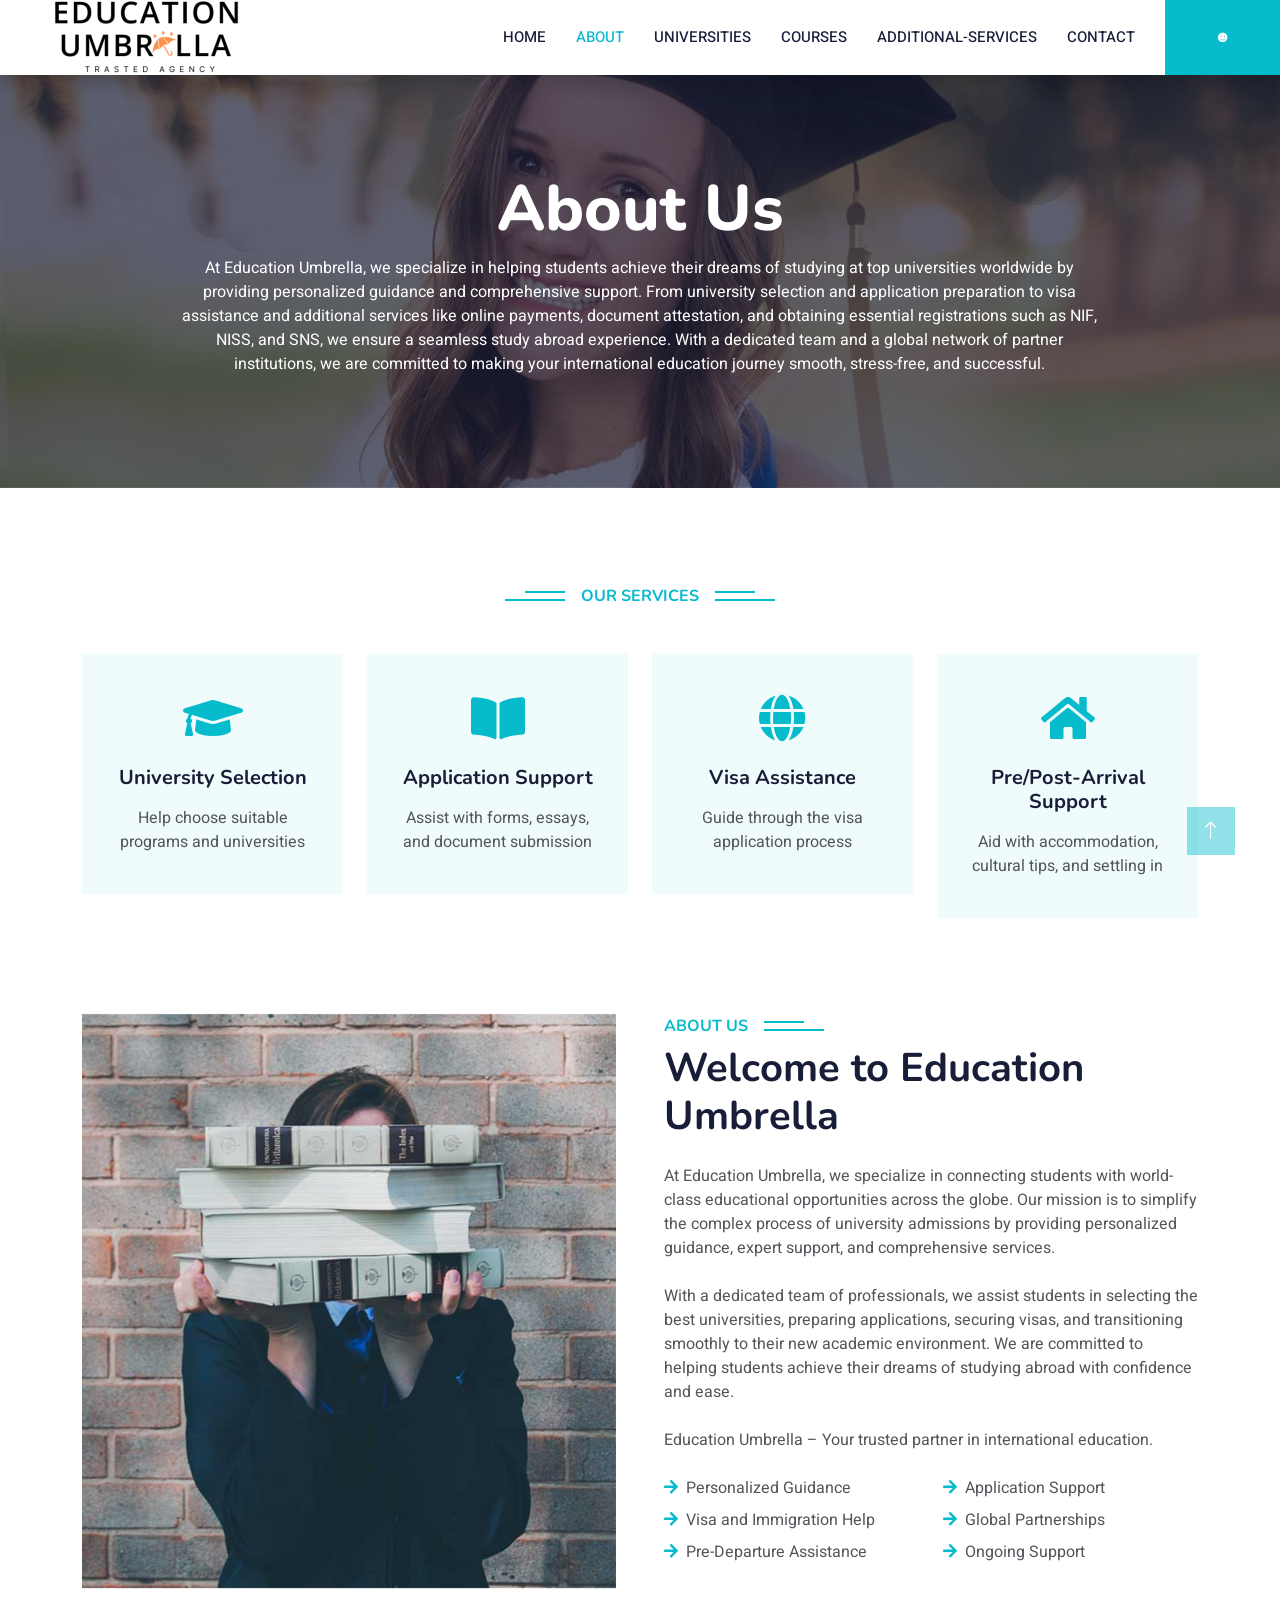
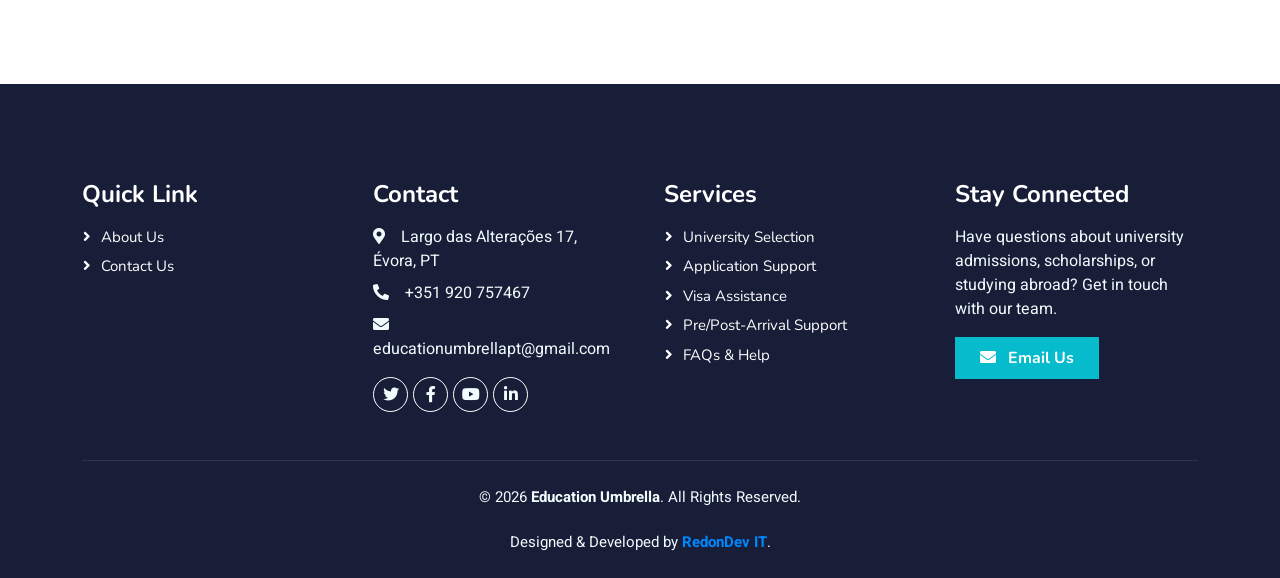
<file: about.html>
<!DOCTYPE html>
<html lang="en">

<head>
    <meta charset="utf-8">
    <title>About Us: Education Umbrella</title>
    <meta content="width=device-width, initial-scale=1.0" name="viewport">
    <meta content="" name="keywords">
    <meta content="" name="description">

    <!-- Favicon -->
    <link href="images/favicon.png" rel="icon">

    <!-- Google Web Fonts -->
    <link rel="preconnect" href="https://fonts.googleapis.com">
    <link rel="preconnect" href="https://fonts.gstatic.com" crossorigin>
    <link href="https://fonts.googleapis.com/css2?family=Heebo:wght@400;500;600&family=Nunito:wght@600;700;800&display=swap" rel="stylesheet">

    <!-- Icon Font Stylesheet -->
    <link href="https://cdnjs.cloudflare.com/ajax/libs/font-awesome/5.10.0/css/all.min.css" rel="stylesheet">
    <link href="https://cdn.jsdelivr.net/npm/bootstrap-icons@1.4.1/font/bootstrap-icons.css" rel="stylesheet">

    <!-- Libraries Stylesheet -->
    <link href="lib/animate/animate.min.css" rel="stylesheet">
    <link href="lib/owlcarousel/assets/owl.carousel.min.css" rel="stylesheet">

    <!-- Customized Bootstrap Stylesheet -->
    <link href="css/bootstrap.min.css" rel="stylesheet">

    <!-- Template Stylesheet -->
    <link href="css/style.css" rel="stylesheet">
</head>

<body>
    <!-- Spinner Start -->
    <div id="spinner" class="show bg-white position-fixed translate-middle w-100 vh-100 top-50 start-50 d-flex align-items-center justify-content-center">
        <div class="spinner-border text-primary" style="width: 3rem; height: 3rem;" role="status">
            <span class="sr-only">Loading...</span>
        </div>
    </div>
    <!-- Spinner End -->


    <!-- Navbar Start -->
    <nav class="navbar navbar-expand-lg bg-white navbar-light shadow sticky-top p-0">
        <a href="index.html" class="navbar-brand d-flex align-items-center px-4 px-lg-5">
            <img src="images/EduUmb_Short.png" alt="Education Umbrella">
            <!-- <h2 class="m-0 text-primary"><i class="fa fa-book me-3"></i>Education Umbrella</h2> -->
        </a>
        <button type="button" class="navbar-toggler me-4" data-bs-toggle="collapse" data-bs-target="#navbarCollapse">
            <span class="navbar-toggler-icon"></span>
        </button>
        <div class="collapse navbar-collapse" id="navbarCollapse">
            <div class="navbar-nav ms-auto p-4 p-lg-0">
                <a href="index.html" class="nav-item nav-link">Home</a>
                <a href="about.html" class="nav-item nav-link active">About</a>
                <a href="universities.html" class="nav-item nav-link">Universities</a>
                <a href="courses.html" class="nav-item nav-link">Courses</a>
                <a href="additional.html" class="nav-item nav-link">Additional-Services</a>
                <a href="contact.html" class="nav-item nav-link">Contact</a>
            </div>
            <a class="btn btn-primary py-4 px-lg-5 d-none d-lg-block">☻</a>
        </div>
    </nav>
    <!-- Navbar End -->


    <!-- Header Start -->
    <div class="container-fluid bg-primary py-5 mb-5 page-header">
        <div class="container py-5">
            <div class="row justify-content-center">
                <div class="col-lg-10 text-center">
                    <h1 class="display-3 text-white animated slideInDown">About Us</h1>
                    <p class="text-white text-justify">
                        At Education Umbrella, we specialize in helping students achieve their dreams of studying at top universities worldwide by providing personalized guidance and comprehensive support. From university selection and application preparation to visa assistance and additional services like online payments, document attestation, and obtaining essential registrations such as NIF, NISS, and SNS, we ensure a seamless study abroad experience. With a dedicated team and a global network of partner institutions, we are committed to making your international education journey smooth, stress-free, and successful.
                    </p>
                    <!-- <nav aria-label="breadcrumb">
                        <ol class="breadcrumb justify-content-center">
                            <li class="breadcrumb-item"><a class="text-white" href="#">Home</a></li>
                            <li class="breadcrumb-item"><a class="text-white" href="#">Pages</a></li>
                            <li class="breadcrumb-item text-white active" aria-current="page">About</li>
                        </ol>
                    </nav> -->
                </div>
            </div>
        </div>
    </div>
    <!-- Header End -->


    <!-- Service Start -->
    <div class="container-xxl py-5">
        <div class="container">
            <div class="text-center wow fadeInUp" data-wow-delay="0.1s">
                <h6 class="section-title bg-white text-center text-primary px-3 mb-5">Our Services</h6>
                <!-- <h1 class="mb-5">Helping you every step of the way for a seamless study abroad experience</h1> -->
            </div>
            
            <div class="row g-4">
                <div class="col-lg-3 col-sm-6 wow fadeInUp" data-wow-delay="0.1s">
                    <div class="service-item text-center pt-3">
                        <div class="p-4">
                            <i class="fa fa-3x fa-graduation-cap text-primary mb-4"></i>
                            <h5 class="mb-3">University Selection</h5>
                            <p>Help choose suitable programs and universities</p>
                        </div>
                    </div>
                </div>
                <div class="col-lg-3 col-sm-6 wow fadeInUp" data-wow-delay="0.3s">
                    <div class="service-item text-center pt-3">
                        <div class="p-4">
                            <i class="fa fa-3x fa-book-open text-primary mb-4"></i>
                            <h5 class="mb-3">Application Support</h5>
                            <p>Assist with forms, essays, and document submission</p>
                        </div>
                    </div>
                </div>
                <div class="col-lg-3 col-sm-6 wow fadeInUp" data-wow-delay="0.5s">
                    <div class="service-item text-center pt-3">
                        <div class="p-4">
                            <i class="fa fa-3x fa-globe text-primary mb-4"></i>
                            <h5 class="mb-3">Visa Assistance</h5>
                            <p>Guide through the visa application process</p>
                        </div>
                    </div>
                </div>
                <div class="col-lg-3 col-sm-6 wow fadeInUp" data-wow-delay="0.7s">
                    <div class="service-item text-center pt-3">
                        <div class="p-4">
                            <i class="fa fa-3x fa-home text-primary mb-4"></i>
                            <h5 class="mb-3">Pre/Post-Arrival Support</h5>
                            <p>Aid with accommodation, cultural tips, and settling in</p>
                        </div>
                    </div>
                </div>
            </div>
        </div>
    </div>
    <!-- Service End -->


    <!-- About Start -->
    <div class="container-xxl py-5">
        <div class="container">
            <div class="row g-5">
                <div class="col-lg-6 wow fadeInUp" data-wow-delay="0.1s" style="min-height: 400px;">
                    <div class="position-relative h-100">
                        <img class="img-fluid position-absolute w-100 h-100" src="img/about.jpg" alt="" style="object-fit: cover;">
                    </div>
                </div>
                <div class="col-lg-6 wow fadeInUp" data-wow-delay="0.3s">
                    <h6 class="section-title bg-white text-start text-primary pe-3">About Us</h6>
                    <h1 class="mb-4">Welcome to Education Umbrella</h1>
                    <p class="mb-4">At Education Umbrella, we specialize in connecting students with world-class educational opportunities across the globe. Our mission is to simplify the complex process of university admissions by providing personalized guidance, expert support, and comprehensive services.</p>
                    <p class="mb-4">With a dedicated team of professionals, we assist students in selecting the best universities, preparing applications, securing visas, and transitioning smoothly to their new academic environment. We are committed to helping students achieve their dreams of studying abroad with confidence and ease.</p>
                    <p class="mb-4">Education Umbrella – Your trusted partner in international education.</p>
                    <div class="row gy-2 gx-4 mb-4">
                        <div class="col-sm-6">
                            <p class="mb-0"><i class="fa fa-arrow-right text-primary me-2"></i>Personalized Guidance</p>
                        </div>
                        <div class="col-sm-6">
                            <p class="mb-0"><i class="fa fa-arrow-right text-primary me-2"></i>Application Support</p>
                        </div>
                        <div class="col-sm-6">
                            <p class="mb-0"><i class="fa fa-arrow-right text-primary me-2"></i>Visa and Immigration Help</p>
                        </div>
                        <div class="col-sm-6">
                            <p class="mb-0"><i class="fa fa-arrow-right text-primary me-2"></i>Global Partnerships</p>
                        </div>
                        <div class="col-sm-6">
                            <p class="mb-0"><i class="fa fa-arrow-right text-primary me-2"></i>Pre-Departure Assistance</p>
                        </div>
                        <div class="col-sm-6">
                            <p class="mb-0"><i class="fa fa-arrow-right text-primary me-2"></i>Ongoing Support</p>
                        </div>
                    </div>
                    <!-- <a class="btn btn-primary py-3 px-5 mt-2" href="">Read More</a> -->
                </div>
            </div>
        </div>
    </div>
    <!-- About End -->
        

    <!-- Footer Start -->
    <div class="container-fluid bg-dark text-light footer pt-5 mt-5 wow fadeIn" data-wow-delay="0.1s">
        <div class="container py-5">
            <div class="row g-5">
                <div class="col-lg-3 col-md-6">
                    <h4 class="text-white mb-3">Quick Link</h4>
                    <a class="btn btn-link" href="/about.html">About Us</a>
                    <a class="btn btn-link" href="/contact.html">Contact Us</a>
                    <!-- <a class="btn btn-link" href="">Privacy Policy</a>
                    <a class="btn btn-link" href="">Terms & Condition</a>
                    <a class="btn btn-link" href="">FAQs & Help</a> -->
                </div>
                <div class="col-lg-3 col-md-6">
                    <h4 class="text-white mb-3">Contact</h4>
                    <p class="mb-2"><i class="fa fa-map-marker-alt me-3"></i>Largo das Alterações 17, Évora, PT</p>
                    <p class="mb-2"><i class="fa fa-phone-alt me-3"></i>+351 920 757467</p>
                    <p class="mb-2"><i class="fa fa-envelope me-3"></i>educationumbrellapt@gmail.com</p>
                    <div class="d-flex pt-2">
                        <a class="btn btn-outline-light btn-social" href=""><i class="fab fa-twitter"></i></a>
                        <a class="btn btn-outline-light btn-social" href=""><i class="fab fa-facebook-f"></i></a>
                        <a class="btn btn-outline-light btn-social" href=""><i class="fab fa-youtube"></i></a>
                        <a class="btn btn-outline-light btn-social" href=""><i class="fab fa-linkedin-in"></i></a>
                    </div>
                </div>
                <div class="col-lg-3 col-md-6">
                    <h4 class="text-white mb-3">Services</h4>
                    <a class="btn btn-link" href="#">University Selection</a>
                    <a class="btn btn-link" href="#">Application Support</a>
                    <a class="btn btn-link" href="#">Visa Assistance</a>
                    <a class="btn btn-link" href="#">Pre/Post-Arrival Support</a>
                    <a class="btn btn-link" href="#">FAQs & Help</a>
                </div>
                <div class="col-lg-3 col-md-6">
                    <h4 class="text-white mb-3">Stay Connected</h4>
                    <p>
                        Have questions about university admissions, scholarships, or studying abroad?
                        Get in touch with our team.
                    </p>
                
                    <a href="mailto:educationumbrellapt@gmail.com" class="btn btn-primary fw-bold px-4 py-2">
                        <i class="fa fa-envelope me-2"></i>
                        Email Us
                    </a>
                </div>
            </div>
        </div>
        <div class="container">
            <div class="copyright">
                <div class="row">
                    <div class="col-12 text-center">
                        © 2026 <strong>Education Umbrella</strong>. All Rights Reserved.
                        <br><br>
                        Designed &amp; Developed by <strong style="color: #0086fd;">RedonDev IT</strong>.
                    </div>
                </div>
            </div>
        </div>
    </div>
    <!-- Footer End -->


    <!-- Back to Top -->
    <a href="#" class="btn btn-lg btn-primary btn-lg-square back-to-top"><i class="bi bi-arrow-up"></i></a>


    <!-- JavaScript Libraries -->
    <script src="https://code.jquery.com/jquery-3.4.1.min.js"></script>
    <script src="https://cdn.jsdelivr.net/npm/bootstrap@5.0.0/dist/js/bootstrap.bundle.min.js"></script>
    <script src="lib/wow/wow.min.js"></script>
    <script src="lib/easing/easing.min.js"></script>
    <script src="lib/waypoints/waypoints.min.js"></script>
    <script src="lib/owlcarousel/owl.carousel.min.js"></script>

    <!-- Template Javascript -->
    <script src="js/main.js"></script>
</body>

</html>
</file>
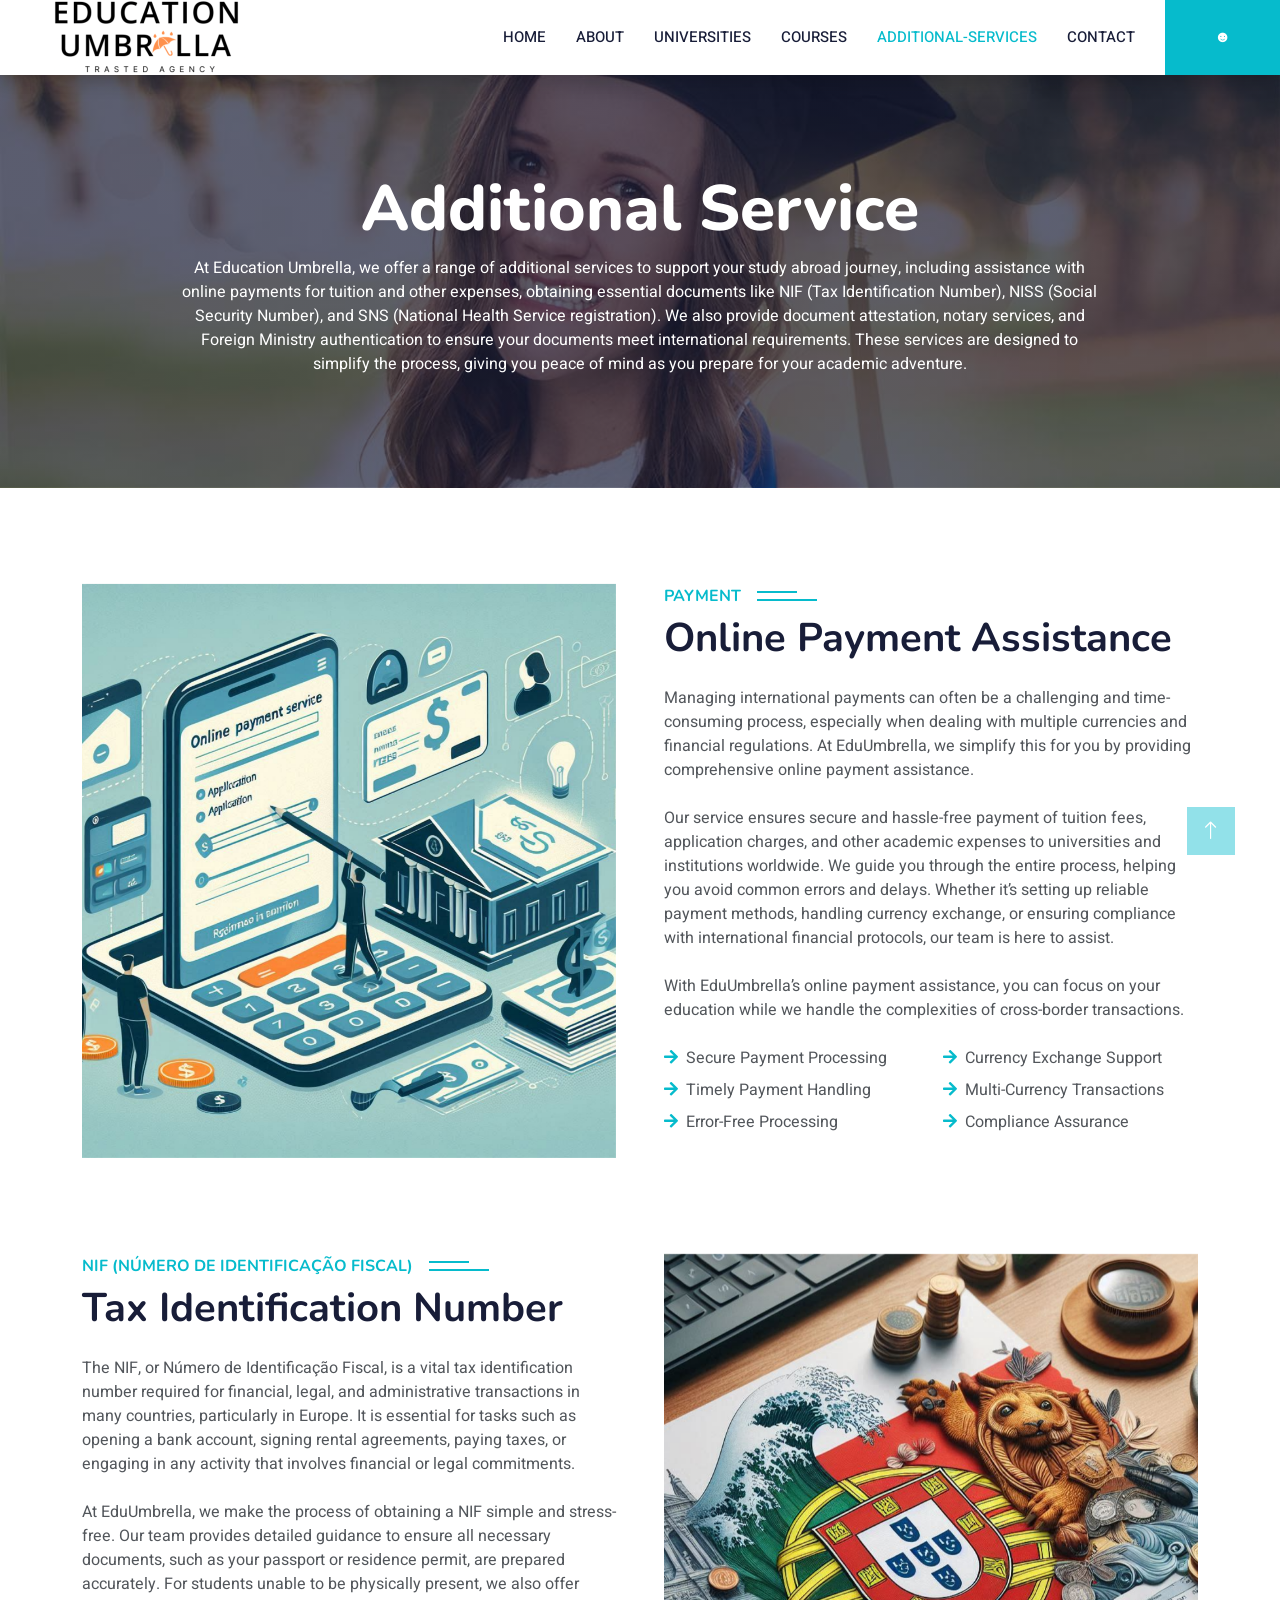
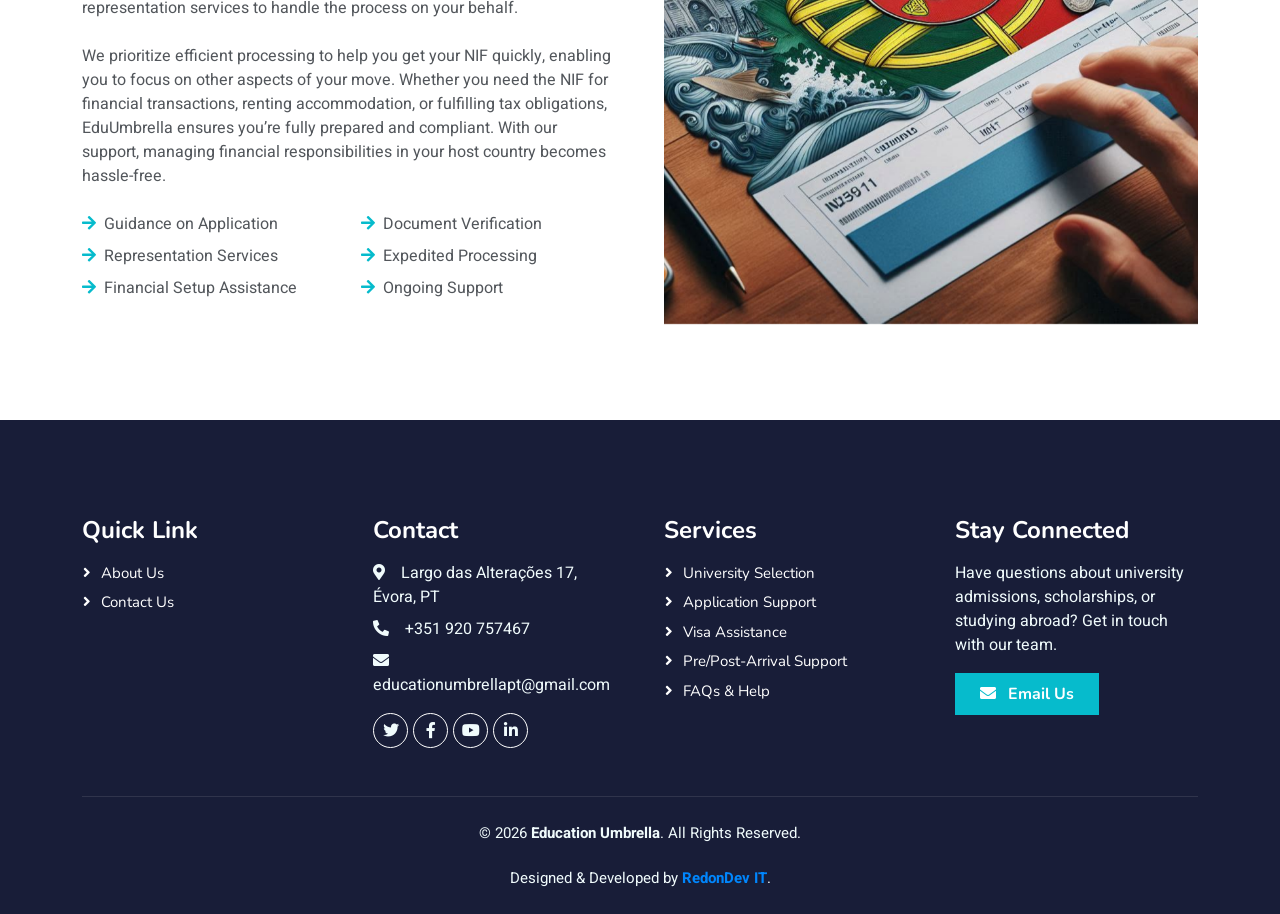
<file: additional.html>
<!DOCTYPE html>
<html lang="en">

<head>
    <meta charset="utf-8">
    <title>Additional Service: Education Umbrella</title>
    <meta content="width=device-width, initial-scale=1.0" name="viewport">
    <meta content="" name="keywords">
    <meta content="" name="description">

    <!-- Favicon -->
    <link href="images/favicon.png" rel="icon">

    <!-- Google Web Fonts -->
    <link rel="preconnect" href="https://fonts.googleapis.com">
    <link rel="preconnect" href="https://fonts.gstatic.com" crossorigin>
    <link href="https://fonts.googleapis.com/css2?family=Heebo:wght@400;500;600&family=Nunito:wght@600;700;800&display=swap" rel="stylesheet">

    <!-- Icon Font Stylesheet -->
    <link href="https://cdnjs.cloudflare.com/ajax/libs/font-awesome/5.10.0/css/all.min.css" rel="stylesheet">
    <link href="https://cdn.jsdelivr.net/npm/bootstrap-icons@1.4.1/font/bootstrap-icons.css" rel="stylesheet">

    <!-- Libraries Stylesheet -->
    <link href="lib/animate/animate.min.css" rel="stylesheet">
    <link href="lib/owlcarousel/assets/owl.carousel.min.css" rel="stylesheet">

    <!-- Customized Bootstrap Stylesheet -->
    <link href="css/bootstrap.min.css" rel="stylesheet">

    <!-- Template Stylesheet -->
    <link href="css/style.css" rel="stylesheet">
</head>

<body>
    <!-- Spinner Start -->
    <div id="spinner" class="show bg-white position-fixed translate-middle w-100 vh-100 top-50 start-50 d-flex align-items-center justify-content-center">
        <div class="spinner-border text-primary" style="width: 3rem; height: 3rem;" role="status">
            <span class="sr-only">Loading...</span>
        </div>
    </div>
    <!-- Spinner End -->


    <!-- Navbar Start -->
    <nav class="navbar navbar-expand-lg bg-white navbar-light shadow sticky-top p-0">
        <a href="index.html" class="navbar-brand d-flex align-items-center px-4 px-lg-5">
            <img src="images/EduUmb_Short.png" alt="Education Umbrella">
            <!-- <h2 class="m-0 text-primary"><i class="fa fa-book me-3"></i>Education Umbrella</h2> -->
        </a>
        <button type="button" class="navbar-toggler me-4" data-bs-toggle="collapse" data-bs-target="#navbarCollapse">
            <span class="navbar-toggler-icon"></span>
        </button>
        <div class="collapse navbar-collapse" id="navbarCollapse">
            <div class="navbar-nav ms-auto p-4 p-lg-0">
                <a href="index.html" class="nav-item nav-link">Home</a>
                <a href="about.html" class="nav-item nav-link">About</a>
                <a href="universities.html" class="nav-item nav-link">Universities</a>
                <a href="courses.html" class="nav-item nav-link">Courses</a>
                <a href="additional.html" class="nav-item nav-link active">Additional-Services</a>
                <a href="contact.html" class="nav-item nav-link">Contact</a>
            </div>
            <a class="btn btn-primary py-4 px-lg-5 d-none d-lg-block">☻</a>
        </div>
    </nav>
    <!-- Navbar End -->


    <!-- Header Start -->
    <div class="container-fluid bg-primary py-5 mb-5 page-header">
        <div class="container py-5">
            <div class="row justify-content-center">
                <div class="col-lg-10 text-center">
                    <h1 class="display-3 text-white animated slideInDown">Additional Service</h1>
                    <p class="text-white text-justify">
                        At Education Umbrella, we offer a range of additional services to support your study abroad journey, including assistance with online payments for tuition and other expenses, obtaining essential documents like NIF (Tax Identification Number), NISS (Social Security Number), and SNS (National Health Service registration). We also provide document attestation, notary services, and Foreign Ministry authentication to ensure your documents meet international requirements. These services are designed to simplify the process, giving you peace of mind as you prepare for your academic adventure.
                    </p>
                </div>
            </div>
        </div>
    </div>
    <!-- Header End -->

    <!-- Payment Start -->
    <div class="container-xxl py-5">
        <div class="container">
            <div class="row g-5">
                <div class="col-lg-6 wow fadeInUp" data-wow-delay="0.1s" style="min-height: 400px;">
                    <div class="position-relative h-100">
                        <img class="img-fluid position-absolute w-100 h-100" src="images/payment.jpeg" alt="" style="object-fit: cover;">
                    </div>
                </div>
                <div class="col-lg-6 wow fadeInUp" data-wow-delay="0.3s">
                    <h6 class="section-title bg-white text-start text-primary pe-3">Payment</h6>
                    <h1 class="mb-4">Online Payment Assistance</h1>
                    <p class="mb-4 text-justify">
                        Managing international payments can often be a challenging and time-consuming process, especially when dealing with multiple currencies and financial regulations. At EduUmbrella, we simplify this for you by providing comprehensive online payment assistance.
                    </p>
                    <p class="mb-4 text-justify">
                        Our service ensures secure and hassle-free payment of tuition fees, application charges, and other academic expenses to universities and institutions worldwide. We guide you through the entire process, helping you avoid common errors and delays. Whether it’s setting up reliable payment methods, handling currency exchange, or ensuring compliance with international financial protocols, our team is here to assist.
                    </p>
                    <p class="mb-4 text-justify">
                        With EduUmbrella’s online payment assistance, you can focus on your education while we handle the complexities of cross-border transactions.
                    </p>
                    <div class="row gy-2 gx-4 mb-4">
                        <div class="col-sm-6">
                            <p class="mb-0"><i class="fa fa-arrow-right text-primary me-2"></i>Secure Payment Processing</p>
                        </div>
                        <div class="col-sm-6">
                            <p class="mb-0"><i class="fa fa-arrow-right text-primary me-2"></i>Currency Exchange Support</p>
                        </div>
                        <div class="col-sm-6">
                            <p class="mb-0"><i class="fa fa-arrow-right text-primary me-2"></i>Timely Payment Handling</p>
                        </div>
                        <div class="col-sm-6">
                            <p class="mb-0"><i class="fa fa-arrow-right text-primary me-2"></i>Multi-Currency Transactions</p>
                        </div>
                        <div class="col-sm-6">
                            <p class="mb-0"><i class="fa fa-arrow-right text-primary me-2"></i>Error-Free Processing</p>
                        </div>
                        <div class="col-sm-6">
                            <p class="mb-0"><i class="fa fa-arrow-right text-primary me-2"></i>Compliance Assurance</p>
                        </div>
                    </div>
                    <!-- <a class="btn btn-primary py-3 px-5 mt-2" href="">Read More</a> -->
                </div>
            </div>
        </div>
    </div>
    <!-- Payment End -->

    <!-- NIF Start -->
    <div class="container-xxl py-5">
        <div class="container">
            <div class="row g-5">
                <div class="col-lg-6 wow fadeInUp" data-wow-delay="0.3s">
                    <h6 class="section-title bg-white text-start text-primary pe-3">NIF (Número de Identificação Fiscal)</h6>
                    <h1 class="mb-4">Tax Identification Number</h1>

                    <p class="mb-4 text-justify">
                        The NIF, or Número de Identificação Fiscal, is a vital tax identification number required for financial, legal, and administrative transactions in many countries, particularly in Europe. It is essential for tasks such as opening a bank account, signing rental agreements, paying taxes, or engaging in any activity that involves financial or legal commitments.
                    </p>
                    <p class="mb-4 text-justify">
                        At EduUmbrella, we make the process of obtaining a NIF simple and stress-free. Our team provides detailed guidance to ensure all necessary documents, such as your passport or residence permit, are prepared accurately. For students unable to be physically present, we also offer representation services to handle the process on your behalf.
                    </p>
                    <p class="mb-4 text-justify">
                        We prioritize efficient processing to help you get your NIF quickly, enabling you to focus on other aspects of your move. Whether you need the NIF for financial transactions, renting accommodation, or fulfilling tax obligations, EduUmbrella ensures you’re fully prepared and compliant. With our support, managing financial responsibilities in your host country becomes hassle-free.
                    </p>
                    <div class="row gy-2 gx-4 mb-4">
                        <div class="col-sm-6">
                            <p class="mb-0"><i class="fa fa-arrow-right text-primary me-2"></i>Guidance on Application</p>
                        </div>
                        <div class="col-sm-6">
                            <p class="mb-0"><i class="fa fa-arrow-right text-primary me-2"></i>Document Verification</p>
                        </div>
                        <div class="col-sm-6">
                            <p class="mb-0"><i class="fa fa-arrow-right text-primary me-2"></i>Representation Services</p>
                        </div>
                        <div class="col-sm-6">
                            <p class="mb-0"><i class="fa fa-arrow-right text-primary me-2"></i>Expedited Processing</p>
                        </div>
                        <div class="col-sm-6">
                            <p class="mb-0"><i class="fa fa-arrow-right text-primary me-2"></i>Financial Setup Assistance</p>
                        </div>
                        <div class="col-sm-6">
                            <p class="mb-0"><i class="fa fa-arrow-right text-primary me-2"></i>Ongoing Support</p>
                        </div>
                    </div>
                    <!-- <a class="btn btn-primary py-3 px-5 mt-2" href="">Read More</a> -->
                </div>
                <div class="col-lg-6 wow fadeInUp" data-wow-delay="0.3s" style="min-height: 400px;">
                    <div class="position-relative h-100">
                        <img class="img-fluid position-absolute w-100 h-100" src="images/NIF.jpeg" alt="" style="object-fit: cover;">
                    </div>
                </div>
            </div>
        </div>
    </div>
    <!-- NIF End -->

   <!-- Footer Start -->
   <div class="container-fluid bg-dark text-light footer pt-5 mt-5 wow fadeIn" data-wow-delay="0.1s">
    <div class="container py-5">
        <div class="row g-5">
            <div class="col-lg-3 col-md-6">
                <h4 class="text-white mb-3">Quick Link</h4>
                <a class="btn btn-link" href="/about.html">About Us</a>
                <a class="btn btn-link" href="/contact.html">Contact Us</a>
                <!-- <a class="btn btn-link" href="">Privacy Policy</a>
                <a class="btn btn-link" href="">Terms & Condition</a>
                <a class="btn btn-link" href="">FAQs & Help</a> -->
            </div>
            <div class="col-lg-3 col-md-6">
                <h4 class="text-white mb-3">Contact</h4>
                <p class="mb-2"><i class="fa fa-map-marker-alt me-3"></i>Largo das Alterações 17, Évora, PT</p>
                <p class="mb-2"><i class="fa fa-phone-alt me-3"></i>+351 920 757467</p>
                <p class="mb-2"><i class="fa fa-envelope me-3"></i>educationumbrellapt@gmail.com</p>
                <div class="d-flex pt-2">
                    <a class="btn btn-outline-light btn-social" href=""><i class="fab fa-twitter"></i></a>
                    <a class="btn btn-outline-light btn-social" href=""><i class="fab fa-facebook-f"></i></a>
                    <a class="btn btn-outline-light btn-social" href=""><i class="fab fa-youtube"></i></a>
                    <a class="btn btn-outline-light btn-social" href=""><i class="fab fa-linkedin-in"></i></a>
                </div>
            </div>
            <div class="col-lg-3 col-md-6">
                <h4 class="text-white mb-3">Services</h4>
                <a class="btn btn-link" href="#">University Selection</a>
                <a class="btn btn-link" href="#">Application Support</a>
                <a class="btn btn-link" href="#">Visa Assistance</a>
                <a class="btn btn-link" href="#">Pre/Post-Arrival Support</a>
                <a class="btn btn-link" href="#">FAQs & Help</a>
            </div>
            <div class="col-lg-3 col-md-6">
                <h4 class="text-white mb-3">Stay Connected</h4>
                <p>
                    Have questions about university admissions, scholarships, or studying abroad?
                    Get in touch with our team.
                </p>
            
                <a href="mailto:educationumbrellapt@gmail.com" class="btn btn-primary fw-bold px-4 py-2">
                    <i class="fa fa-envelope me-2"></i>
                    Email Us
                </a>
            </div>
        </div>
    </div>
    <div class="container">
        <div class="copyright">
            <div class="row">
                <div class="col-12 text-center">
                    © 2026 <strong>Education Umbrella</strong>. All Rights Reserved.
                    <br><br>
                    Designed &amp; Developed by <strong style="color: #0086fd;">RedonDev IT</strong>.
                </div>
            </div>
        </div>
    </div>
</div>
<!-- Footer End -->


    <!-- Back to Top -->
    <a href="#" class="btn btn-lg btn-primary btn-lg-square back-to-top"><i class="bi bi-arrow-up"></i></a>


    <!-- JavaScript Libraries -->
    <script src="https://code.jquery.com/jquery-3.4.1.min.js"></script>
    <script src="https://cdn.jsdelivr.net/npm/bootstrap@5.0.0/dist/js/bootstrap.bundle.min.js"></script>
    <script src="lib/wow/wow.min.js"></script>
    <script src="lib/easing/easing.min.js"></script>
    <script src="lib/waypoints/waypoints.min.js"></script>
    <script src="lib/owlcarousel/owl.carousel.min.js"></script>

    <!-- Template Javascript -->
    <script src="js/main.js"></script>
</body>

</html>
</file>
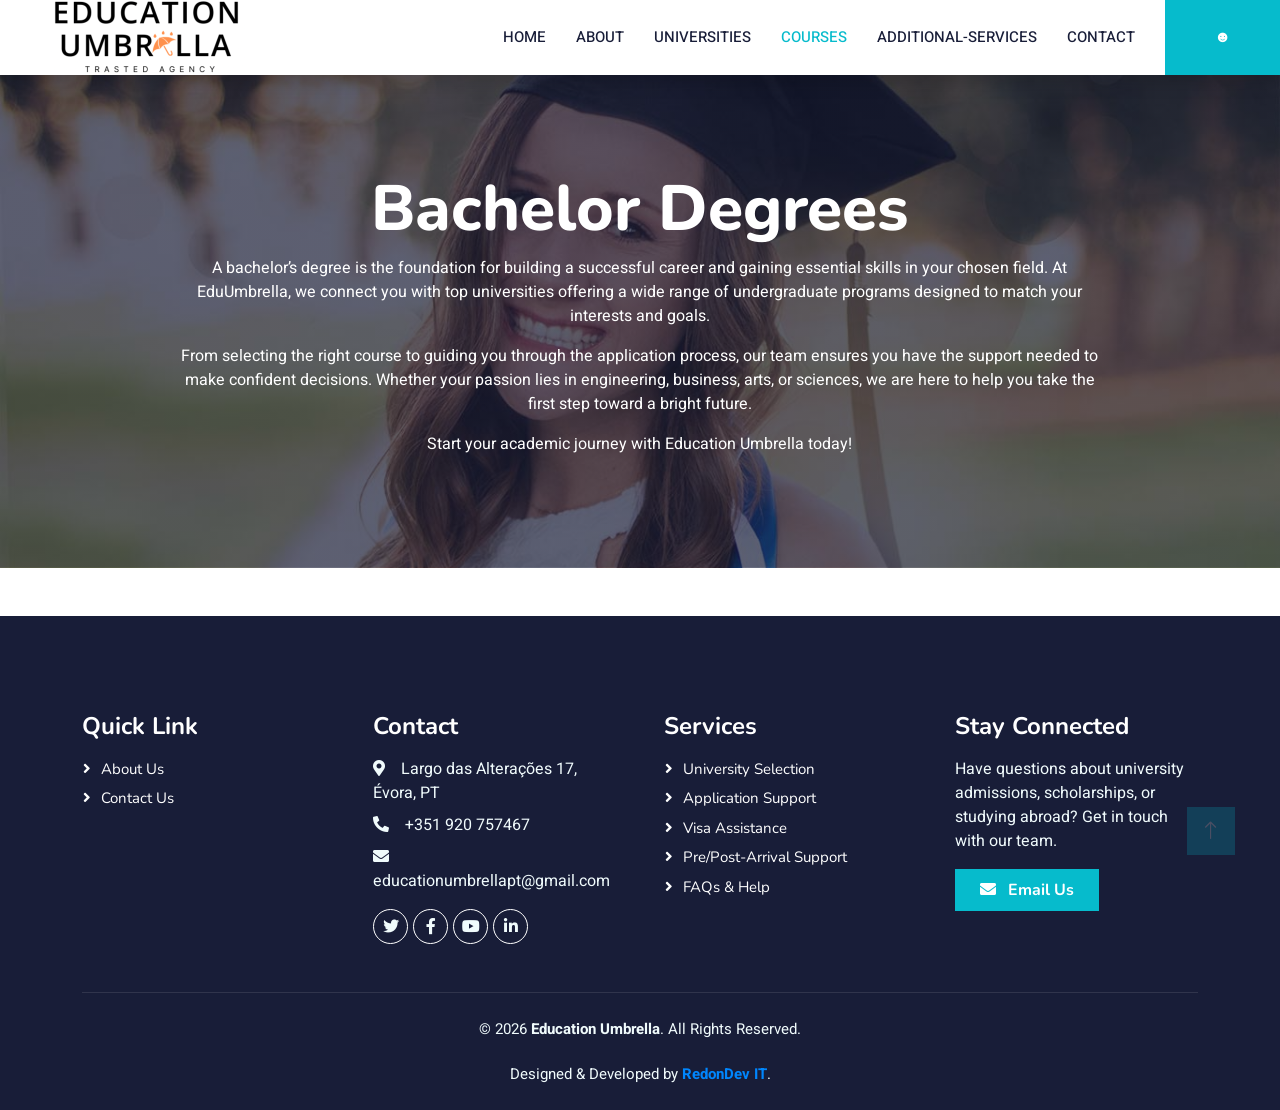
<file: bachelor.html>
<!DOCTYPE html>
<html lang="en">

<head>
    <meta charset="utf-8">
    <title>Bachelor: Education Umbrella</title>
    <meta content="width=device-width, initial-scale=1.0" name="viewport">
    <meta content="" name="keywords">
    <meta content="" name="description">

    <!-- Favicon -->
    <link href="images/favicon.png" rel="icon">

    <!-- Google Web Fonts -->
    <link rel="preconnect" href="https://fonts.googleapis.com">
    <link rel="preconnect" href="https://fonts.gstatic.com" crossorigin>
    <link href="https://fonts.googleapis.com/css2?family=Heebo:wght@400;500;600&family=Nunito:wght@600;700;800&display=swap" rel="stylesheet">

    <!-- Icon Font Stylesheet -->
    <link href="https://cdnjs.cloudflare.com/ajax/libs/font-awesome/5.10.0/css/all.min.css" rel="stylesheet">
    <link href="https://cdn.jsdelivr.net/npm/bootstrap-icons@1.4.1/font/bootstrap-icons.css" rel="stylesheet">

    <!-- Libraries Stylesheet -->
    <link href="lib/animate/animate.min.css" rel="stylesheet">
    <link href="lib/owlcarousel/assets/owl.carousel.min.css" rel="stylesheet">

    <!-- Customized Bootstrap Stylesheet -->
    <link href="css/bootstrap.min.css" rel="stylesheet">

    <!-- Template Stylesheet -->
    <link href="css/style.css" rel="stylesheet">
</head>

<body>
    <!-- Spinner Start -->
    <div id="spinner" class="show bg-white position-fixed translate-middle w-100 vh-100 top-50 start-50 d-flex align-items-center justify-content-center">
        <div class="spinner-border text-primary" style="width: 3rem; height: 3rem;" role="status">
            <span class="sr-only">Loading...</span>
        </div>
    </div>
    <!-- Spinner End -->


    <!-- Navbar Start -->
    <nav class="navbar navbar-expand-lg bg-white navbar-light shadow sticky-top p-0">
        <a href="index.html" class="navbar-brand d-flex align-items-center px-4 px-lg-5">
            <img src="images/EduUmb_Short.png" alt="Education Umbrella">
            <!-- <h2 class="m-0 text-primary"><i class="fa fa-book me-3"></i>Education Umbrella</h2> -->
        </a>
        <button type="button" class="navbar-toggler me-4" data-bs-toggle="collapse" data-bs-target="#navbarCollapse">
            <span class="navbar-toggler-icon"></span>
        </button>
        <div class="collapse navbar-collapse" id="navbarCollapse">
            <div class="navbar-nav ms-auto p-4 p-lg-0">
                <a href="index.html" class="nav-item nav-link">Home</a>
                <a href="about.html" class="nav-item nav-link">About</a>
                <a href="universities.html" class="nav-item nav-link">Universities</a>
                <a href="courses.html" class="nav-item nav-link active">Courses</a>
                <a href="additional.html" class="nav-item nav-link">Additional-Services</a>
                <a href="contact.html" class="nav-item nav-link">Contact</a>
            </div>
            <a class="btn btn-primary py-4 px-lg-5 d-none d-lg-block">☻</a>
        </div>
    </nav>
    <!-- Navbar End -->


    <!-- Header Start -->
    <div class="container-fluid bg-primary py-5 mb-5 page-header">
        <div class="container py-5">
            <div class="row justify-content-center">
                <div class="col-lg-10 text-center">
                    <h1 class="display-3 text-white animated slideInDown">Bachelor Degrees</h1>
                    <p class="text-white text-justify">
                        A bachelor’s degree is the foundation for building a successful career and gaining essential skills in your chosen field. At EduUmbrella, we connect you with top universities offering a wide range of undergraduate programs designed to match your interests and goals.
                    </p>
                    <p class="text-white text-justify">
                        From selecting the right course to guiding you through the application process, our team ensures you have the support needed to make confident decisions. Whether your passion lies in engineering, business, arts, or sciences, we are here to help you take the first step toward a bright future.
                    </p>
                    <p class="text-white text-justify">
                        Start your academic journey with Education Umbrella today!
                    </p>
                </div>
            </div>
        </div>
    </div>
    <!-- Header End -->

    <!-- Footer Start -->
    <div class="container-fluid bg-dark text-light footer pt-5 mt-5 wow fadeIn" data-wow-delay="0.1s">
        <div class="container py-5">
            <div class="row g-5">
                <div class="col-lg-3 col-md-6">
                    <h4 class="text-white mb-3">Quick Link</h4>
                    <a class="btn btn-link" href="/about.html">About Us</a>
                    <a class="btn btn-link" href="/contact.html">Contact Us</a>
                    <!-- <a class="btn btn-link" href="">Privacy Policy</a>
                    <a class="btn btn-link" href="">Terms & Condition</a>
                    <a class="btn btn-link" href="">FAQs & Help</a> -->
                </div>
                <div class="col-lg-3 col-md-6">
                    <h4 class="text-white mb-3">Contact</h4>
                    <p class="mb-2"><i class="fa fa-map-marker-alt me-3"></i>Largo das Alterações 17, Évora, PT</p>
                    <p class="mb-2"><i class="fa fa-phone-alt me-3"></i>+351 920 757467</p>
                    <p class="mb-2"><i class="fa fa-envelope me-3"></i>educationumbrellapt@gmail.com</p>
                    <div class="d-flex pt-2">
                        <a class="btn btn-outline-light btn-social" href=""><i class="fab fa-twitter"></i></a>
                        <a class="btn btn-outline-light btn-social" href=""><i class="fab fa-facebook-f"></i></a>
                        <a class="btn btn-outline-light btn-social" href=""><i class="fab fa-youtube"></i></a>
                        <a class="btn btn-outline-light btn-social" href=""><i class="fab fa-linkedin-in"></i></a>
                    </div>
                </div>
                <div class="col-lg-3 col-md-6">
                    <h4 class="text-white mb-3">Services</h4>
                    <a class="btn btn-link" href="#">University Selection</a>
                    <a class="btn btn-link" href="#">Application Support</a>
                    <a class="btn btn-link" href="#">Visa Assistance</a>
                    <a class="btn btn-link" href="#">Pre/Post-Arrival Support</a>
                    <a class="btn btn-link" href="#">FAQs & Help</a>
                </div>
                <div class="col-lg-3 col-md-6">
                    <h4 class="text-white mb-3">Stay Connected</h4>
                    <p>
                        Have questions about university admissions, scholarships, or studying abroad?
                        Get in touch with our team.
                    </p>
                
                    <a href="mailto:educationumbrellapt@gmail.com" class="btn btn-primary fw-bold px-4 py-2">
                        <i class="fa fa-envelope me-2"></i>
                        Email Us
                    </a>
                </div>
            </div>
        </div>
        <div class="container">
            <div class="copyright">
                <div class="row">
                    <div class="col-12 text-center">
                        © 2026 <strong>Education Umbrella</strong>. All Rights Reserved.
                        <br><br>
                        Designed &amp; Developed by <strong style="color: #0086fd;">RedonDev IT</strong>.
                    </div>
                </div>
            </div>
        </div>
    </div>
    <!-- Footer End -->


    <!-- Back to Top -->
    <a href="#" class="btn btn-lg btn-primary btn-lg-square back-to-top"><i class="bi bi-arrow-up"></i></a>


    <!-- JavaScript Libraries -->
    <script src="https://code.jquery.com/jquery-3.4.1.min.js"></script>
    <script src="https://cdn.jsdelivr.net/npm/bootstrap@5.0.0/dist/js/bootstrap.bundle.min.js"></script>
    <script src="lib/wow/wow.min.js"></script>
    <script src="lib/easing/easing.min.js"></script>
    <script src="lib/waypoints/waypoints.min.js"></script>
    <script src="lib/owlcarousel/owl.carousel.min.js"></script>

    <!-- Template Javascript -->
    <script src="js/main.js"></script>
</body>

</html>
</file>
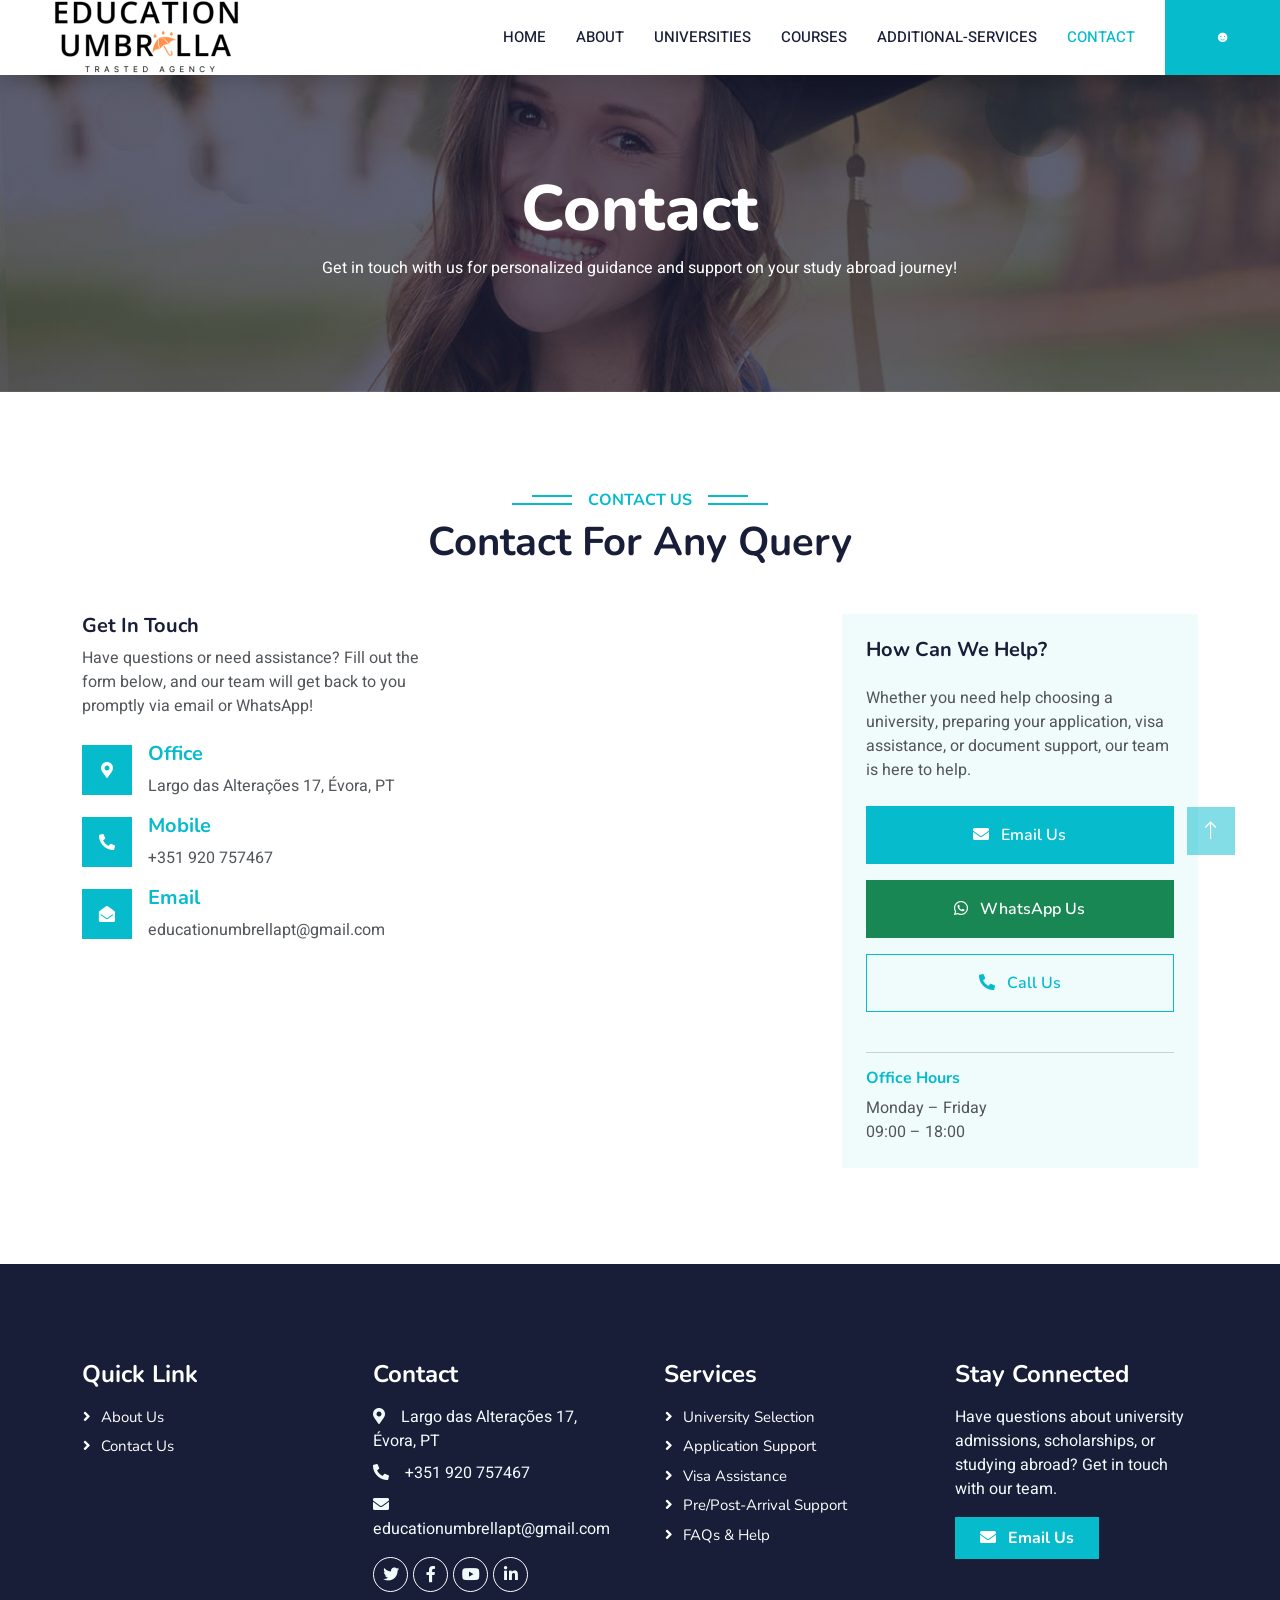
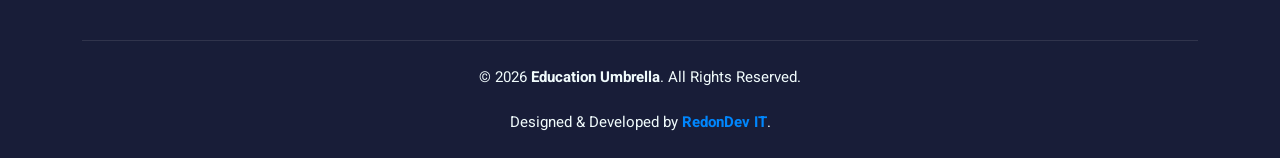
<file: contact.html>
<!DOCTYPE html>
<html lang="en">

<head>
    <meta charset="utf-8">
    <title>Contact: Education Umbrella</title>
    <meta content="width=device-width, initial-scale=1.0" name="viewport">
    <meta content="" name="keywords">
    <meta content="" name="description">

    <!-- Favicon -->
    <link href="images/favicon.png" rel="icon">

    <!-- Google Web Fonts -->
    <link rel="preconnect" href="https://fonts.googleapis.com">
    <link rel="preconnect" href="https://fonts.gstatic.com" crossorigin>
    <link href="https://fonts.googleapis.com/css2?family=Heebo:wght@400;500;600&family=Nunito:wght@600;700;800&display=swap" rel="stylesheet">

    <!-- Icon Font Stylesheet -->
    <link href="https://cdnjs.cloudflare.com/ajax/libs/font-awesome/5.10.0/css/all.min.css" rel="stylesheet">
    <link href="https://cdn.jsdelivr.net/npm/bootstrap-icons@1.4.1/font/bootstrap-icons.css" rel="stylesheet">

    <!-- Libraries Stylesheet -->
    <link href="lib/animate/animate.min.css" rel="stylesheet">
    <link href="lib/owlcarousel/assets/owl.carousel.min.css" rel="stylesheet">

    <!-- Customized Bootstrap Stylesheet -->
    <link href="css/bootstrap.min.css" rel="stylesheet">

    <!-- Template Stylesheet -->
    <link href="css/style.css" rel="stylesheet">
</head>

<body>
    <!-- Spinner Start -->
    <div id="spinner" class="show bg-white position-fixed translate-middle w-100 vh-100 top-50 start-50 d-flex align-items-center justify-content-center">
        <div class="spinner-border text-primary" style="width: 3rem; height: 3rem;" role="status">
            <span class="sr-only">Loading...</span>
        </div>
    </div>
    <!-- Spinner End -->


    <!-- Navbar Start -->
    <nav class="navbar navbar-expand-lg bg-white navbar-light shadow sticky-top p-0">
        <a href="index.html" class="navbar-brand d-flex align-items-center px-4 px-lg-5">
            <img src="images/EduUmb_Short.png" alt="Education Umbrella">
            <!-- <h2 class="m-0 text-primary"><i class="fa fa-book me-3"></i>Education Umbrella</h2> -->
        </a>
        <button type="button" class="navbar-toggler me-4" data-bs-toggle="collapse" data-bs-target="#navbarCollapse">
            <span class="navbar-toggler-icon"></span>
        </button>
        <div class="collapse navbar-collapse" id="navbarCollapse">
            <div class="navbar-nav ms-auto p-4 p-lg-0">
                <a href="index.html" class="nav-item nav-link">Home</a>
                <a href="about.html" class="nav-item nav-link">About</a>
                <a href="universities.html" class="nav-item nav-link">Universities</a>
                <a href="courses.html" class="nav-item nav-link">Courses</a>
                <a href="additional.html" class="nav-item nav-link">Additional-Services</a>
                <a href="contact.html" class="nav-item nav-link active">Contact</a>
            </div>
            <a class="btn btn-primary py-4 px-lg-5 d-none d-lg-block">☻</a>
        </div>
    </nav>
    <!-- Navbar End -->


    <!-- Header Start -->
    <div class="container-fluid bg-primary py-5 mb-5 page-header">
        <div class="container py-5">
            <div class="row justify-content-center">
                <div class="col-lg-10 text-center">
                    <h1 class="display-3 text-white animated slideInDown">Contact</h1>
                    <p class="text-white">
                        Get in touch with us for personalized guidance and support on your study abroad journey!    
                    </p>
                </div>
            </div>
        </div>
    </div>
    <!-- Header End -->



    <!-- Contact Start -->
    <div class="container-xxl py-5">
        <div class="container">
            <div class="text-center wow fadeInUp" data-wow-delay="0.1s">
                <h6 class="section-title bg-white text-center text-primary px-3">Contact Us</h6>
                <h1 class="mb-5">Contact For Any Query</h1>
            </div>
            <div class="row g-4">
                <div class="col-lg-4 col-md-6 wow fadeInUp" data-wow-delay="0.1s">
                    <h5>Get In Touch</h5>
                    <p class="mb-4">Have questions or need assistance? Fill out the form below, and our team will get back to you promptly via email or WhatsApp!</p>
                    <div class="d-flex align-items-center mb-3">
                        <div class="d-flex align-items-center justify-content-center flex-shrink-0 bg-primary" style="width: 50px; height: 50px;">
                            <i class="fa fa-map-marker-alt text-white"></i>
                        </div>
                        <div class="ms-3">
                            <h5 class="text-primary">Office</h5>
                            <p class="mb-0">Largo das Alterações 17, Évora, PT</p>
                        </div>
                    </div>
                    <div class="d-flex align-items-center mb-3">
                        <div class="d-flex align-items-center justify-content-center flex-shrink-0 bg-primary" style="width: 50px; height: 50px;">
                            <i class="fa fa-phone-alt text-white"></i>
                        </div>
                        <div class="ms-3">
                            <h5 class="text-primary">Mobile</h5>
                            <p class="mb-0">+351 920 757467</p>
                        </div>
                    </div>
                    <div class="d-flex align-items-center">
                        <div class="d-flex align-items-center justify-content-center flex-shrink-0 bg-primary" style="width: 50px; height: 50px;">
                            <i class="fa fa-envelope-open text-white"></i>
                        </div>
                        <div class="ms-3">
                            <h5 class="text-primary">Email</h5>
                            <p class="mb-0">educationumbrellapt@gmail.com</p>
                        </div>
                    </div>
                </div>
                <div class="col-lg-4 col-md-6 wow fadeInUp" data-wow-delay="0.3s">
                    <iframe class="position-relative rounded w-100 h-100"
                        src="https://www.google.com/maps/embed?pb=!1m18!1m12!1m3!1d3119.4036834902413!2d-7.916621823404248!3d38.570550765922334!2m3!1f0!2f0!3f0!3m2!1i1024!2i768!4f13.1!3m3!1m2!1s0xd19e4df123d7057%3A0x492050268275f0c7!2sLargo%20das%20Altera%C3%A7%C3%B5es%20de%20%C3%89vora%2017%2C%207000-537%20%C3%89vora!5e0!3m2!1sen!2spt!4v1789921321720!5m2!1sen!2spt"
                        frameborder="0" style="min-height: 300px; border:0;" allowfullscreen="" aria-hidden="false"
                        tabindex="0"></iframe>
                </div>
                <div class="col-lg-4 col-md-12 wow fadeInUp" data-wow-delay="0.5s">
                    <div class="bg-light rounded p-4 h-100">
                        <h5 class="mb-4">How Can We Help?</h5>
                
                        <p class="mb-4">
                            Whether you need help choosing a university, preparing your
                            application, visa assistance, or document support, our team
                            is here to help.
                        </p>
                
                        <!-- Email -->
                        <a href="mailto:educationumbrellapt@gmail.com"
                           class="btn btn-primary w-100 py-3 mb-3">
                            <i class="fa fa-envelope me-2"></i>
                            Email Us
                        </a>
                
                        <!-- WhatsApp -->
                        <a href="https://wa.me/351920757467"
                           target="_blank"
                           rel="noopener noreferrer"
                           class="btn btn-success w-100 py-3 mb-3">
                            <i class="fab fa-whatsapp me-2"></i>
                            WhatsApp Us
                        </a>
                
                        <!-- Phone -->
                        <a href="tel:+351920757467"
                           class="btn btn-outline-primary w-100 py-3 mb-4">
                            <i class="fa fa-phone-alt me-2"></i>
                            Call Us
                        </a>
                
                        <hr>
                
                        <h6 class="text-primary mb-2">Office Hours</h6>
                        <p class="mb-0">
                            Monday – Friday<br>
                            09:00 – 18:00
                        </p>
                    </div>
                </div>
            </div>
        </div>
    </div>
    <!-- Contact End -->


    <!-- Footer Start -->
    <div class="container-fluid bg-dark text-light footer pt-5 mt-5 wow fadeIn" data-wow-delay="0.1s">
        <div class="container py-5">
            <div class="row g-5">
                <div class="col-lg-3 col-md-6">
                    <h4 class="text-white mb-3">Quick Link</h4>
                    <a class="btn btn-link" href="/about.html">About Us</a>
                    <a class="btn btn-link" href="/contact.html">Contact Us</a>
                    <!-- <a class="btn btn-link" href="">Privacy Policy</a>
                    <a class="btn btn-link" href="">Terms & Condition</a>
                    <a class="btn btn-link" href="">FAQs & Help</a> -->
                </div>
                <div class="col-lg-3 col-md-6">
                    <h4 class="text-white mb-3">Contact</h4>
                    <p class="mb-2"><i class="fa fa-map-marker-alt me-3"></i>Largo das Alterações 17, Évora, PT</p>
                    <p class="mb-2"><i class="fa fa-phone-alt me-3"></i>+351 920 757467</p>
                    <p class="mb-2"><i class="fa fa-envelope me-3"></i>educationumbrellapt@gmail.com</p>
                    <div class="d-flex pt-2">
                        <a class="btn btn-outline-light btn-social" href=""><i class="fab fa-twitter"></i></a>
                        <a class="btn btn-outline-light btn-social" href=""><i class="fab fa-facebook-f"></i></a>
                        <a class="btn btn-outline-light btn-social" href=""><i class="fab fa-youtube"></i></a>
                        <a class="btn btn-outline-light btn-social" href=""><i class="fab fa-linkedin-in"></i></a>
                    </div>
                </div>
                <div class="col-lg-3 col-md-6">
                    <h4 class="text-white mb-3">Services</h4>
                    <a class="btn btn-link" href="#">University Selection</a>
                    <a class="btn btn-link" href="#">Application Support</a>
                    <a class="btn btn-link" href="#">Visa Assistance</a>
                    <a class="btn btn-link" href="#">Pre/Post-Arrival Support</a>
                    <a class="btn btn-link" href="#">FAQs & Help</a>
                </div>
                <div class="col-lg-3 col-md-6">
                    <h4 class="text-white mb-3">Stay Connected</h4>
                    <p>
                        Have questions about university admissions, scholarships, or studying abroad?
                        Get in touch with our team.
                    </p>
                
                    <a href="mailto:educationumbrellapt@gmail.com" class="btn btn-primary fw-bold px-4 py-2">
                        <i class="fa fa-envelope me-2"></i>
                        Email Us
                    </a>
                </div>
            </div>
        </div>
        <div class="container">
            <div class="copyright">
                <div class="row">
                    <div class="col-12 text-center">
                        © 2026 <strong>Education Umbrella</strong>. All Rights Reserved.
                        <br><br>
                        Designed &amp; Developed by <strong style="color: #0086fd;">RedonDev IT</strong>.
                    </div>
                </div>
            </div>
        </div>
    </div>
    <!-- Footer End -->


    <!-- Back to Top -->
    <a href="#" class="btn btn-lg btn-primary btn-lg-square back-to-top"><i class="bi bi-arrow-up"></i></a>


    <!-- JavaScript Libraries -->
    <script src="https://code.jquery.com/jquery-3.4.1.min.js"></script>
    <script src="https://cdn.jsdelivr.net/npm/bootstrap@5.0.0/dist/js/bootstrap.bundle.min.js"></script>
    <script src="lib/wow/wow.min.js"></script>
    <script src="lib/easing/easing.min.js"></script>
    <script src="lib/waypoints/waypoints.min.js"></script>
    <script src="lib/owlcarousel/owl.carousel.min.js"></script>

    <!-- Template Javascript -->
    <script src="js/main.js"></script>
</body>

</html>
</file>
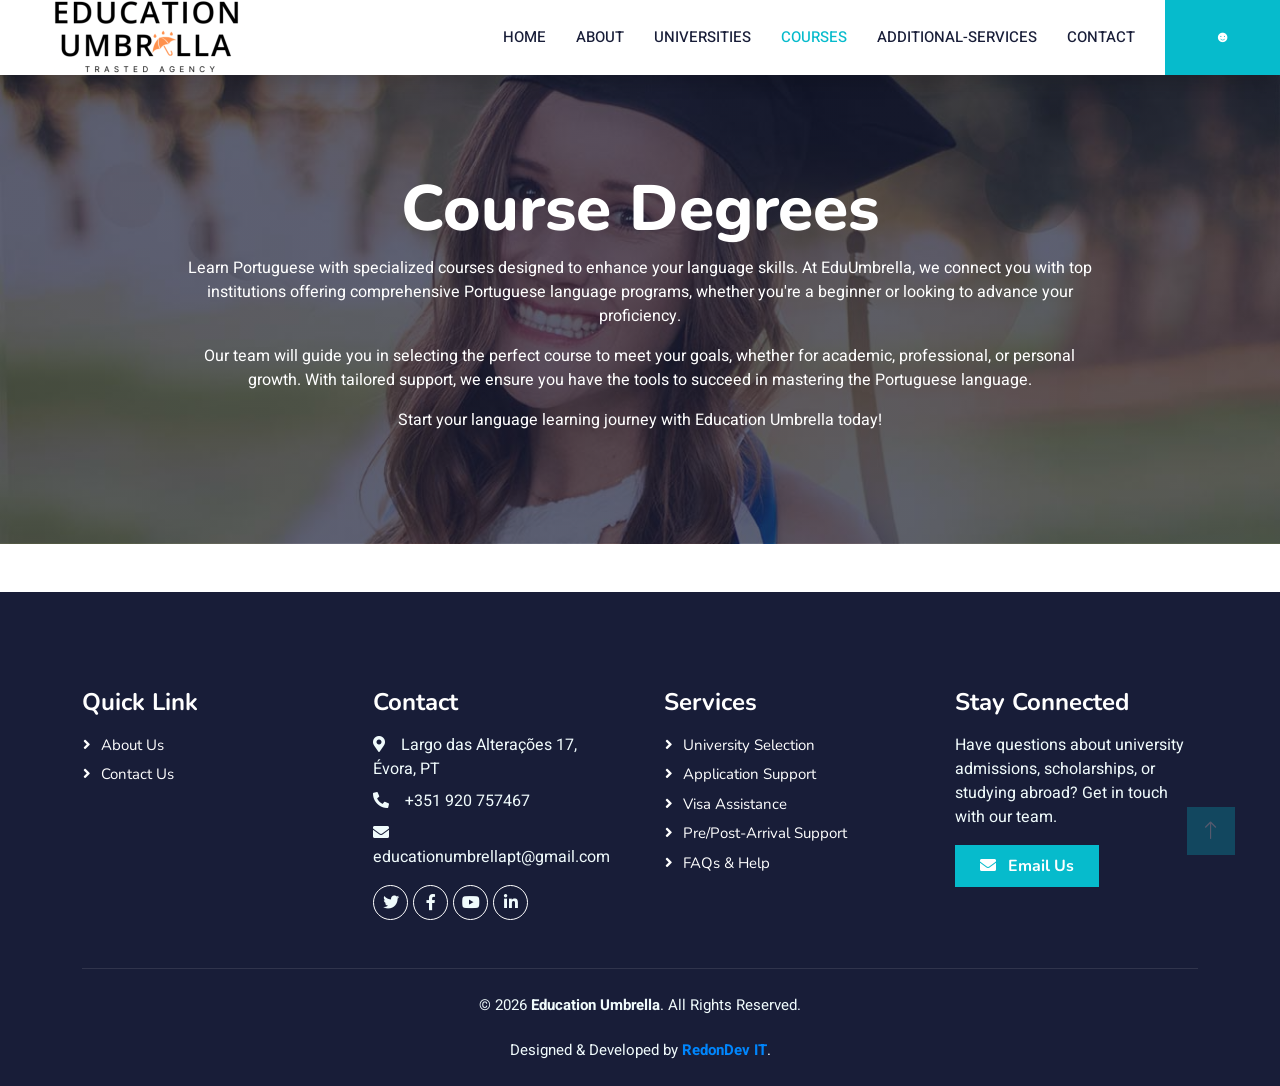
<file: course.html>
<!DOCTYPE html>
<html lang="en">

<head>
    <meta charset="utf-8">
    <title>Courses: Education Umbrella</title>
    <meta content="width=device-width, initial-scale=1.0" name="viewport">
    <meta content="" name="keywords">
    <meta content="" name="description">

    <!-- Favicon -->
    <link href="images/favicon.png" rel="icon">

    <!-- Google Web Fonts -->
    <link rel="preconnect" href="https://fonts.googleapis.com">
    <link rel="preconnect" href="https://fonts.gstatic.com" crossorigin>
    <link href="https://fonts.googleapis.com/css2?family=Heebo:wght@400;500;600&family=Nunito:wght@600;700;800&display=swap" rel="stylesheet">

    <!-- Icon Font Stylesheet -->
    <link href="https://cdnjs.cloudflare.com/ajax/libs/font-awesome/5.10.0/css/all.min.css" rel="stylesheet">
    <link href="https://cdn.jsdelivr.net/npm/bootstrap-icons@1.4.1/font/bootstrap-icons.css" rel="stylesheet">

    <!-- Libraries Stylesheet -->
    <link href="lib/animate/animate.min.css" rel="stylesheet">
    <link href="lib/owlcarousel/assets/owl.carousel.min.css" rel="stylesheet">

    <!-- Customized Bootstrap Stylesheet -->
    <link href="css/bootstrap.min.css" rel="stylesheet">

    <!-- Template Stylesheet -->
    <link href="css/style.css" rel="stylesheet">
</head>

<body>
    <!-- Spinner Start -->
    <div id="spinner" class="show bg-white position-fixed translate-middle w-100 vh-100 top-50 start-50 d-flex align-items-center justify-content-center">
        <div class="spinner-border text-primary" style="width: 3rem; height: 3rem;" role="status">
            <span class="sr-only">Loading...</span>
        </div>
    </div>
    <!-- Spinner End -->


    <!-- Navbar Start -->
    <nav class="navbar navbar-expand-lg bg-white navbar-light shadow sticky-top p-0">
        <a href="index.html" class="navbar-brand d-flex align-items-center px-4 px-lg-5">
            <img src="images/EduUmb_Short.png" alt="Education Umbrella">
            <!-- <h2 class="m-0 text-primary"><i class="fa fa-book me-3"></i>Education Umbrella</h2> -->
        </a>
        <button type="button" class="navbar-toggler me-4" data-bs-toggle="collapse" data-bs-target="#navbarCollapse">
            <span class="navbar-toggler-icon"></span>
        </button>
        <div class="collapse navbar-collapse" id="navbarCollapse">
            <div class="navbar-nav ms-auto p-4 p-lg-0">
                <a href="index.html" class="nav-item nav-link">Home</a>
                <a href="about.html" class="nav-item nav-link">About</a>
                <a href="universities.html" class="nav-item nav-link">Universities</a>
                <a href="courses.html" class="nav-item nav-link active">Courses</a>
                <a href="additional.html" class="nav-item nav-link">Additional-Services</a>
                <a href="contact.html" class="nav-item nav-link">Contact</a>
            </div>
            <a class="btn btn-primary py-4 px-lg-5 d-none d-lg-block">☻</a>
        </div>
    </nav>
    <!-- Navbar End -->


    <!-- Header Start -->
    <div class="container-fluid bg-primary py-5 mb-5 page-header">
        <div class="container py-5">
            <div class="row justify-content-center">
                <div class="col-lg-10 text-center">
                    <h1 class="display-3 text-white animated slideInDown">Course Degrees</h1>
                    <p class="text-white text-justify">
                        Learn Portuguese with specialized courses designed to enhance your language skills. At EduUmbrella, we connect you with top institutions offering comprehensive Portuguese language programs, whether you&#x27;re a beginner or looking to advance your proficiency.
                    </p>
                    <p class="text-white text-justify">
                        Our team will guide you in selecting the perfect course to meet your goals, whether for academic, professional, or personal growth. With tailored support, we ensure you have the tools to succeed in mastering the Portuguese language.
                    </p>
                    <p class="text-white text-justify">
                        Start your language learning journey with Education Umbrella today!
                    </p>
                </div>
            </div>
        </div>
    </div>
    <!-- Header End -->
    

    <!-- Footer Start -->
    <div class="container-fluid bg-dark text-light footer pt-5 mt-5 wow fadeIn" data-wow-delay="0.1s">
        <div class="container py-5">
            <div class="row g-5">
                <div class="col-lg-3 col-md-6">
                    <h4 class="text-white mb-3">Quick Link</h4>
                    <a class="btn btn-link" href="/about.html">About Us</a>
                    <a class="btn btn-link" href="/contact.html">Contact Us</a>
                    <!-- <a class="btn btn-link" href="">Privacy Policy</a>
                    <a class="btn btn-link" href="">Terms & Condition</a>
                    <a class="btn btn-link" href="">FAQs & Help</a> -->
                </div>
                <div class="col-lg-3 col-md-6">
                    <h4 class="text-white mb-3">Contact</h4>
                    <p class="mb-2"><i class="fa fa-map-marker-alt me-3"></i>Largo das Alterações 17, Évora, PT</p>
                    <p class="mb-2"><i class="fa fa-phone-alt me-3"></i>+351 920 757467</p>
                    <p class="mb-2"><i class="fa fa-envelope me-3"></i>educationumbrellapt@gmail.com</p>
                    <div class="d-flex pt-2">
                        <a class="btn btn-outline-light btn-social" href=""><i class="fab fa-twitter"></i></a>
                        <a class="btn btn-outline-light btn-social" href=""><i class="fab fa-facebook-f"></i></a>
                        <a class="btn btn-outline-light btn-social" href=""><i class="fab fa-youtube"></i></a>
                        <a class="btn btn-outline-light btn-social" href=""><i class="fab fa-linkedin-in"></i></a>
                    </div>
                </div>
                <div class="col-lg-3 col-md-6">
                    <h4 class="text-white mb-3">Services</h4>
                    <a class="btn btn-link" href="#">University Selection</a>
                    <a class="btn btn-link" href="#">Application Support</a>
                    <a class="btn btn-link" href="#">Visa Assistance</a>
                    <a class="btn btn-link" href="#">Pre/Post-Arrival Support</a>
                    <a class="btn btn-link" href="#">FAQs & Help</a>
                </div>
                <div class="col-lg-3 col-md-6">
                    <h4 class="text-white mb-3">Stay Connected</h4>
                    <p>
                        Have questions about university admissions, scholarships, or studying abroad?
                        Get in touch with our team.
                    </p>
                
                    <a href="mailto:educationumbrellapt@gmail.com" class="btn btn-primary fw-bold px-4 py-2">
                        <i class="fa fa-envelope me-2"></i>
                        Email Us
                    </a>
                </div>
            </div>
        </div>
        <div class="container">
            <div class="copyright">
                <div class="row">
                    <div class="col-12 text-center">
                        © 2026 <strong>Education Umbrella</strong>. All Rights Reserved.
                        <br><br>
                        Designed &amp; Developed by <strong style="color: #0086fd;">RedonDev IT</strong>.
                    </div>
                </div>
            </div>
        </div>
    </div>
    <!-- Footer End -->


    <!-- Back to Top -->
    <a href="#" class="btn btn-lg btn-primary btn-lg-square back-to-top"><i class="bi bi-arrow-up"></i></a>


    <!-- JavaScript Libraries -->
    <script src="https://code.jquery.com/jquery-3.4.1.min.js"></script>
    <script src="https://cdn.jsdelivr.net/npm/bootstrap@5.0.0/dist/js/bootstrap.bundle.min.js"></script>
    <script src="lib/wow/wow.min.js"></script>
    <script src="lib/easing/easing.min.js"></script>
    <script src="lib/waypoints/waypoints.min.js"></script>
    <script src="lib/owlcarousel/owl.carousel.min.js"></script>

    <!-- Template Javascript -->
    <script src="js/main.js"></script>
</body>

</html>
</file>
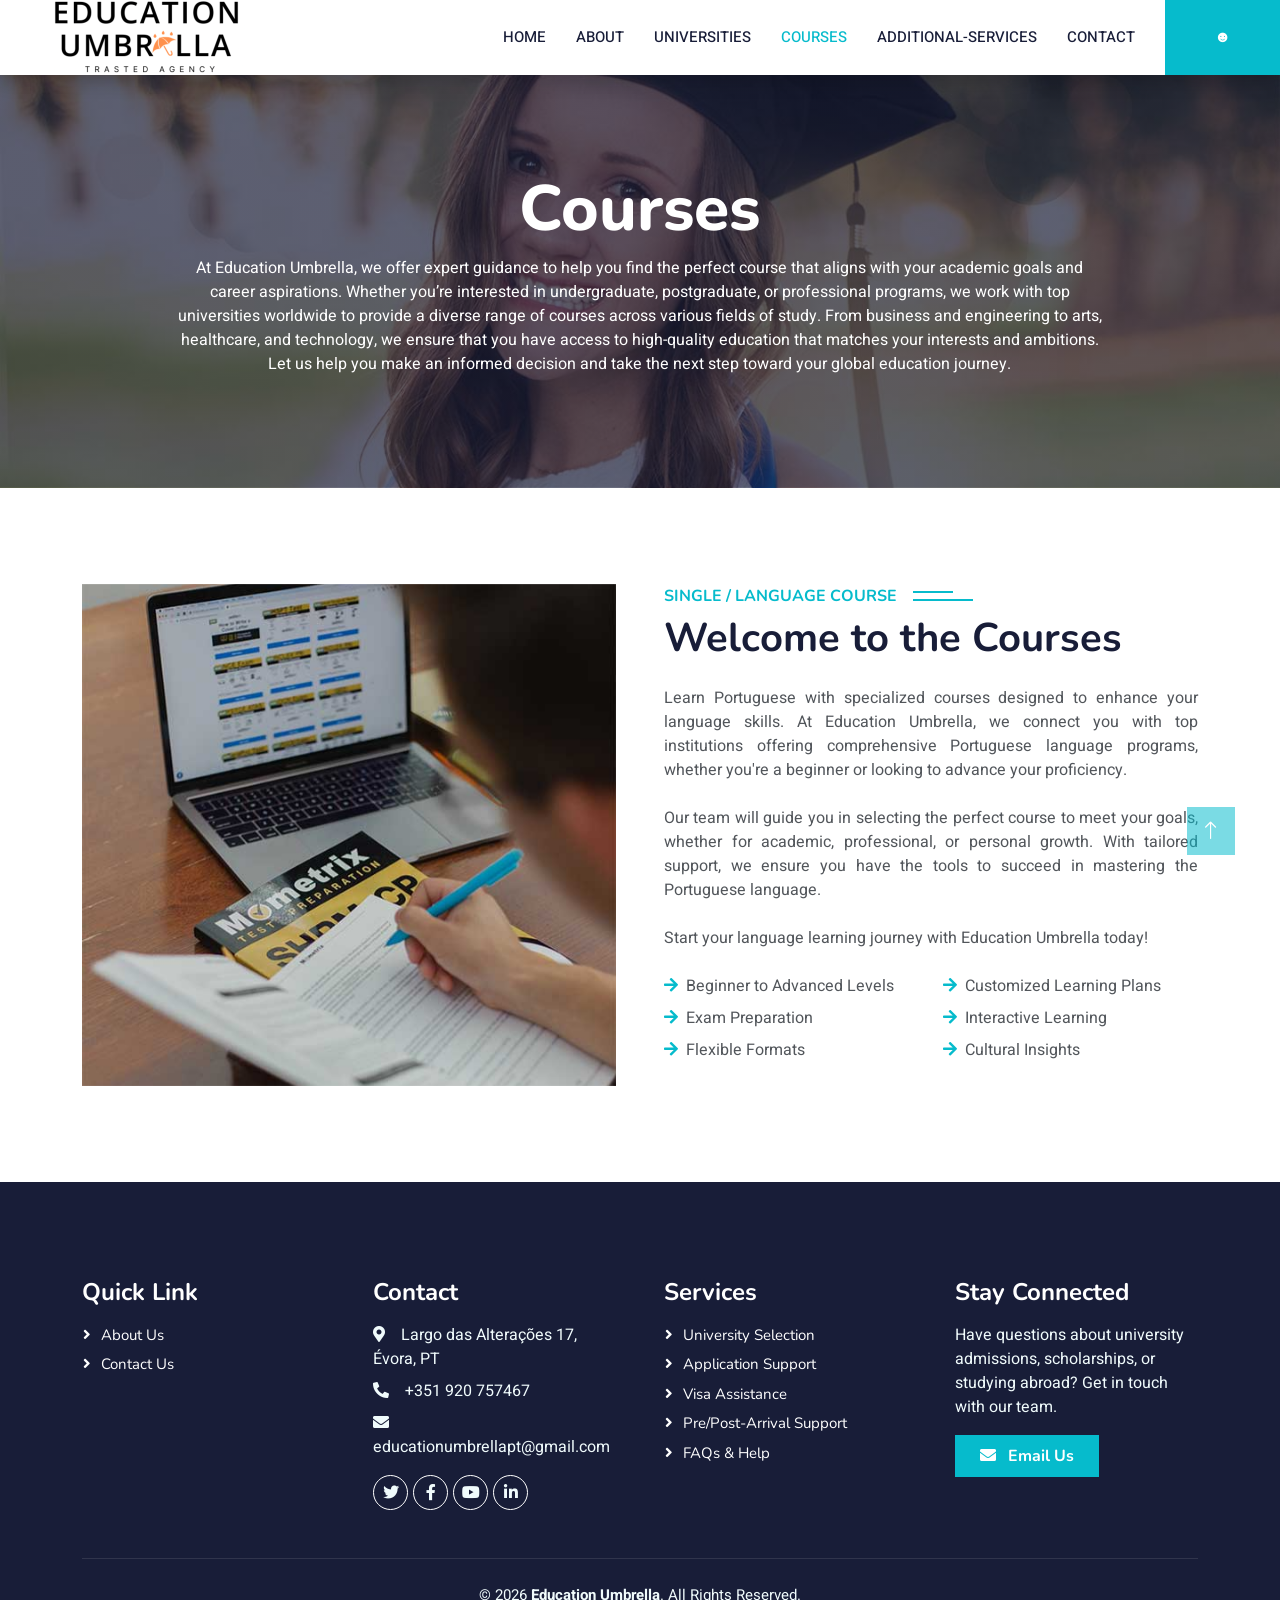
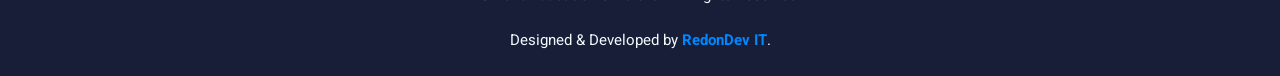
<file: courses.html>
<!DOCTYPE html>
<html lang="en">

<head>
    <meta charset="utf-8">
    <title>Courses: Education Umbrella</title>
    <meta content="width=device-width, initial-scale=1.0" name="viewport">
    <meta content="" name="keywords">
    <meta content="" name="description">

    <!-- Favicon -->
    <link href="images/favicon.png" rel="icon">

    <!-- Google Web Fonts -->
    <link rel="preconnect" href="https://fonts.googleapis.com">
    <link rel="preconnect" href="https://fonts.gstatic.com" crossorigin>
    <link href="https://fonts.googleapis.com/css2?family=Heebo:wght@400;500;600&family=Nunito:wght@600;700;800&display=swap" rel="stylesheet">

    <!-- Icon Font Stylesheet -->
    <link href="https://cdnjs.cloudflare.com/ajax/libs/font-awesome/5.10.0/css/all.min.css" rel="stylesheet">
    <link href="https://cdn.jsdelivr.net/npm/bootstrap-icons@1.4.1/font/bootstrap-icons.css" rel="stylesheet">

    <!-- Libraries Stylesheet -->
    <link href="lib/animate/animate.min.css" rel="stylesheet">
    <link href="lib/owlcarousel/assets/owl.carousel.min.css" rel="stylesheet">

    <!-- Customized Bootstrap Stylesheet -->
    <link href="css/bootstrap.min.css" rel="stylesheet">

    <!-- Template Stylesheet -->
    <link href="css/style.css" rel="stylesheet">
</head>

<body>
    <!-- Spinner Start -->
    <div id="spinner" class="show bg-white position-fixed translate-middle w-100 vh-100 top-50 start-50 d-flex align-items-center justify-content-center">
        <div class="spinner-border text-primary" style="width: 3rem; height: 3rem;" role="status">
            <span class="sr-only">Loading...</span>
        </div>
    </div>
    <!-- Spinner End -->


    <!-- Navbar Start -->
    <nav class="navbar navbar-expand-lg bg-white navbar-light shadow sticky-top p-0">
        <a href="index.html" class="navbar-brand d-flex align-items-center px-4 px-lg-5">
            <img src="images/EduUmb_Short.png" alt="Education Umbrella">
            <!-- <h2 class="m-0 text-primary"><i class="fa fa-book me-3"></i>Education Umbrella</h2> -->
        </a>
        <button type="button" class="navbar-toggler me-4" data-bs-toggle="collapse" data-bs-target="#navbarCollapse">
            <span class="navbar-toggler-icon"></span>
        </button>
        <div class="collapse navbar-collapse" id="navbarCollapse">
            <div class="navbar-nav ms-auto p-4 p-lg-0">
                <a href="index.html" class="nav-item nav-link">Home</a>
                <a href="about.html" class="nav-item nav-link">About</a>
                <a href="universities.html" class="nav-item nav-link">Universities</a>
                <a href="courses.html" class="nav-item nav-link active">Courses</a>
                <a href="additional.html" class="nav-item nav-link">Additional-Services</a>
                <a href="contact.html" class="nav-item nav-link">Contact</a>
            </div>
            <a class="btn btn-primary py-4 px-lg-5 d-none d-lg-block">☻</a>
        </div>
    </nav>
    <!-- Navbar End -->


    <!-- Header Start -->
    <div class="container-fluid bg-primary py-5 mb-5 page-header">
        <div class="container py-5">
            <div class="row justify-content-center">
                <div class="col-lg-10 text-center">
                    <h1 class="display-3 text-white animated slideInDown">Courses</h1>
                    <p class="text-white text-justify">
                        At Education Umbrella, we offer expert guidance to help you find the perfect course that aligns with your academic goals and career aspirations. Whether you’re interested in undergraduate, postgraduate, or professional programs, we work with top universities worldwide to provide a diverse range of courses across various fields of study. From business and engineering to arts, healthcare, and technology, we ensure that you have access to high-quality education that matches your interests and ambitions. Let us help you make an informed decision and take the next step toward your global education journey.
                    </p>
                </div>
            </div>
        </div>
    </div>
    <!-- Header End -->

    <!-- About Start -->
    <div class="container-xxl py-5">
        <div class="container">
            <div class="row g-5">
                <div class="col-lg-6 wow fadeInUp" data-wow-delay="0.1s" style="min-height: 400px;">
                    <div class="position-relative h-100">
                        <img class="img-fluid position-absolute w-100 h-100" src="img/cat-4.jpg" alt="" style="object-fit: cover;">
                    </div>
                </div>
                <div class="col-lg-6 wow fadeInUp" data-wow-delay="0.3s">
                    <h6 class="section-title bg-white text-start text-primary pe-3">Single / Language Course</h6>
                    <h1 class="mb-4">Welcome to the Courses</h1>
                    <p style="text-align: justify;" class="mb-4">
                        Learn Portuguese with specialized courses designed to enhance your language skills. At Education Umbrella, we connect you with top institutions offering comprehensive Portuguese language programs, whether you're a beginner or looking to advance your proficiency.    
                    </p>
                    <p style="text-align: justify;" class="mb-4">
                        Our team will guide you in selecting the perfect course to meet your goals, whether for academic, professional, or personal growth. With tailored support, we ensure you have the tools to succeed in mastering the Portuguese language.
                    </p>
                    <p class="mb-4">
                        Start your language learning journey with Education Umbrella today!
                    </p>
                    <div class="row gy-2 gx-4 mb-4">
                        <div class="col-sm-6">
                            <p class="mb-0"><i class="fa fa-arrow-right text-primary me-2"></i>Beginner to Advanced Levels</p>
                        </div>
                        <div class="col-sm-6">
                            <p class="mb-0"><i class="fa fa-arrow-right text-primary me-2"></i>Customized Learning Plans</p>
                        </div>
                        <div class="col-sm-6">
                            <p class="mb-0"><i class="fa fa-arrow-right text-primary me-2"></i>Exam Preparation</p>
                        </div>
                        <div class="col-sm-6">
                            <p class="mb-0"><i class="fa fa-arrow-right text-primary me-2"></i>Interactive Learning</p>
                        </div>
                        <div class="col-sm-6">
                            <p class="mb-0"><i class="fa fa-arrow-right text-primary me-2"></i>Flexible Formats</p>
                        </div>
                        <div class="col-sm-6">
                            <p class="mb-0"><i class="fa fa-arrow-right text-primary me-2"></i>Cultural Insights</p>
                        </div>
                    </div>
                    <!-- <a class="btn btn-primary py-3 px-5 mt-2" href="">Read More</a> -->
                </div>
            </div>
        </div>
    </div>
    <!-- About End -->

    <!-- Footer Start -->
    <div class="container-fluid bg-dark text-light footer pt-5 mt-5 wow fadeIn" data-wow-delay="0.1s">
        <div class="container py-5">
            <div class="row g-5">
                <div class="col-lg-3 col-md-6">
                    <h4 class="text-white mb-3">Quick Link</h4>
                    <a class="btn btn-link" href="/about.html">About Us</a>
                    <a class="btn btn-link" href="/contact.html">Contact Us</a>
                    <!-- <a class="btn btn-link" href="">Privacy Policy</a>
                    <a class="btn btn-link" href="">Terms & Condition</a>
                    <a class="btn btn-link" href="">FAQs & Help</a> -->
                </div>
                <div class="col-lg-3 col-md-6">
                    <h4 class="text-white mb-3">Contact</h4>
                    <p class="mb-2"><i class="fa fa-map-marker-alt me-3"></i>Largo das Alterações 17, Évora, PT</p>
                    <p class="mb-2"><i class="fa fa-phone-alt me-3"></i>+351 920 757467</p>
                    <p class="mb-2"><i class="fa fa-envelope me-3"></i>educationumbrellapt@gmail.com</p>
                    <div class="d-flex pt-2">
                        <a class="btn btn-outline-light btn-social" href=""><i class="fab fa-twitter"></i></a>
                        <a class="btn btn-outline-light btn-social" href=""><i class="fab fa-facebook-f"></i></a>
                        <a class="btn btn-outline-light btn-social" href=""><i class="fab fa-youtube"></i></a>
                        <a class="btn btn-outline-light btn-social" href=""><i class="fab fa-linkedin-in"></i></a>
                    </div>
                </div>
                <div class="col-lg-3 col-md-6">
                    <h4 class="text-white mb-3">Services</h4>
                    <a class="btn btn-link" href="#">University Selection</a>
                    <a class="btn btn-link" href="#">Application Support</a>
                    <a class="btn btn-link" href="#">Visa Assistance</a>
                    <a class="btn btn-link" href="#">Pre/Post-Arrival Support</a>
                    <a class="btn btn-link" href="#">FAQs & Help</a>
                </div>
                <div class="col-lg-3 col-md-6">
                    <h4 class="text-white mb-3">Stay Connected</h4>
                    <p>
                        Have questions about university admissions, scholarships, or studying abroad?
                        Get in touch with our team.
                    </p>
                
                    <a href="mailto:educationumbrellapt@gmail.com" class="btn btn-primary fw-bold px-4 py-2">
                        <i class="fa fa-envelope me-2"></i>
                        Email Us
                    </a>
                </div>
            </div>
        </div>
        <div class="container">
            <div class="copyright">
                <div class="row">
                    <div class="col-12 text-center">
                        © 2026 <strong>Education Umbrella</strong>. All Rights Reserved.
                        <br><br>
                        Designed &amp; Developed by <strong style="color: #0086fd;">RedonDev IT</strong>.
                    </div>
                </div>
            </div>
        </div>
    </div>
    <!-- Footer End -->


    <!-- Back to Top -->
    <a href="#" class="btn btn-lg btn-primary btn-lg-square back-to-top"><i class="bi bi-arrow-up"></i></a>


    <!-- JavaScript Libraries -->
    <script src="https://code.jquery.com/jquery-3.4.1.min.js"></script>
    <script src="https://cdn.jsdelivr.net/npm/bootstrap@5.0.0/dist/js/bootstrap.bundle.min.js"></script>
    <script src="lib/wow/wow.min.js"></script>
    <script src="lib/easing/easing.min.js"></script>
    <script src="lib/waypoints/waypoints.min.js"></script>
    <script src="lib/owlcarousel/owl.carousel.min.js"></script>

    <!-- Template Javascript -->
    <script src="js/main.js"></script>
</body>

</html>
</file>
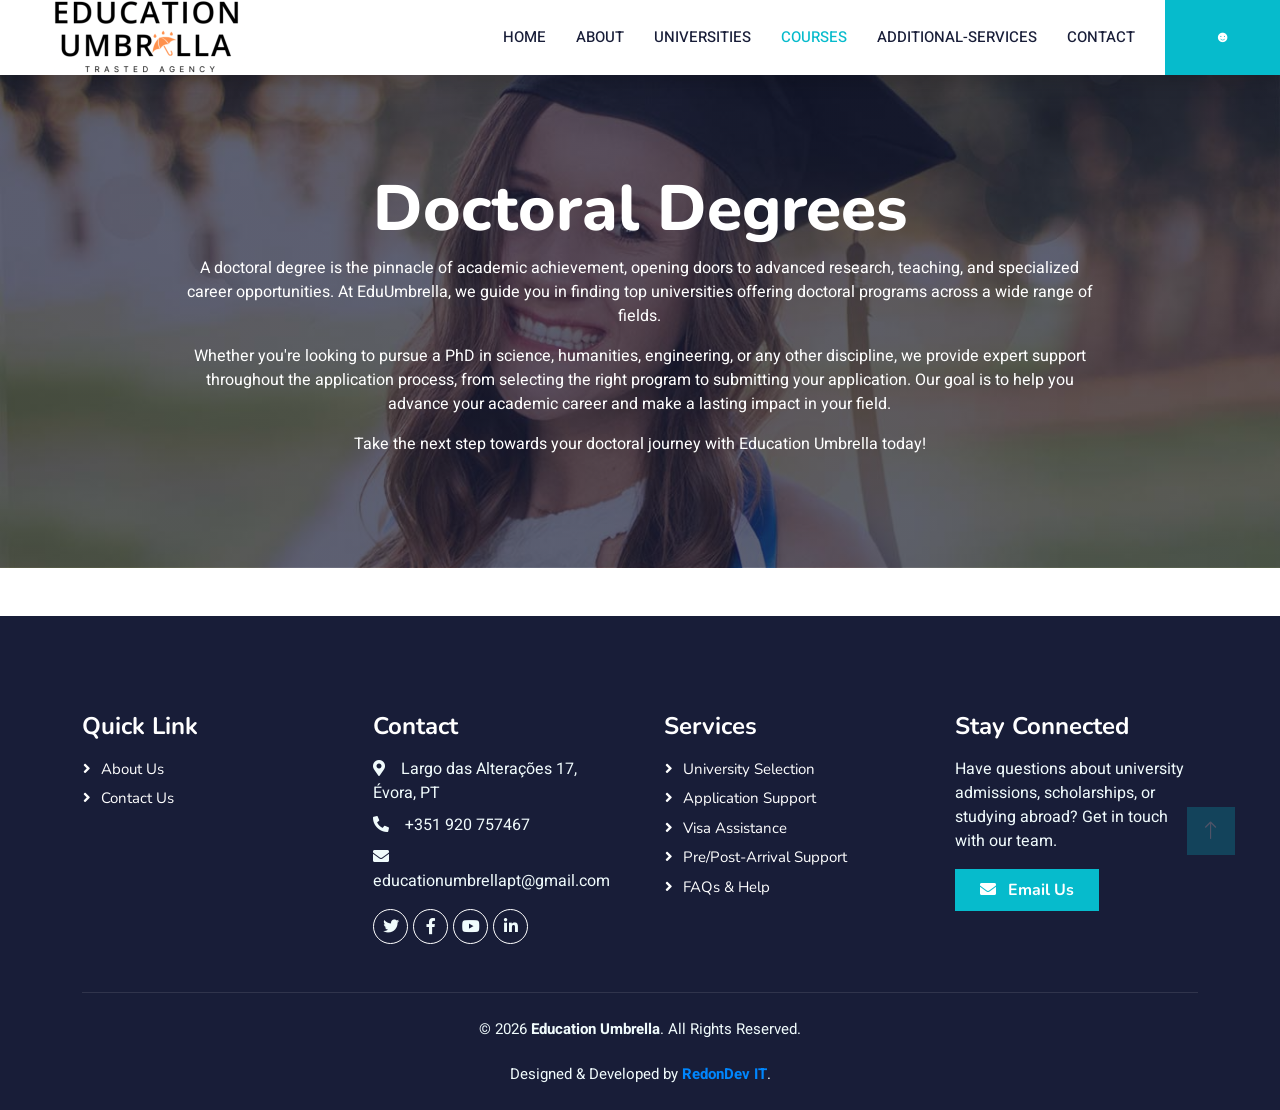
<file: doctoral.html>
<!DOCTYPE html>
<html lang="en">

<head>
    <meta charset="utf-8">
    <title>Courses: Education Umbrella</title>
    <meta content="width=device-width, initial-scale=1.0" name="viewport">
    <meta content="" name="keywords">
    <meta content="" name="description">

    <!-- Favicon -->
    <link href="images/favicon.png" rel="icon">

    <!-- Google Web Fonts -->
    <link rel="preconnect" href="https://fonts.googleapis.com">
    <link rel="preconnect" href="https://fonts.gstatic.com" crossorigin>
    <link href="https://fonts.googleapis.com/css2?family=Heebo:wght@400;500;600&family=Nunito:wght@600;700;800&display=swap" rel="stylesheet">

    <!-- Icon Font Stylesheet -->
    <link href="https://cdnjs.cloudflare.com/ajax/libs/font-awesome/5.10.0/css/all.min.css" rel="stylesheet">
    <link href="https://cdn.jsdelivr.net/npm/bootstrap-icons@1.4.1/font/bootstrap-icons.css" rel="stylesheet">

    <!-- Libraries Stylesheet -->
    <link href="lib/animate/animate.min.css" rel="stylesheet">
    <link href="lib/owlcarousel/assets/owl.carousel.min.css" rel="stylesheet">

    <!-- Customized Bootstrap Stylesheet -->
    <link href="css/bootstrap.min.css" rel="stylesheet">

    <!-- Template Stylesheet -->
    <link href="css/style.css" rel="stylesheet">
</head>

<body>
    <!-- Spinner Start -->
    <div id="spinner" class="show bg-white position-fixed translate-middle w-100 vh-100 top-50 start-50 d-flex align-items-center justify-content-center">
        <div class="spinner-border text-primary" style="width: 3rem; height: 3rem;" role="status">
            <span class="sr-only">Loading...</span>
        </div>
    </div>
    <!-- Spinner End -->


    <!-- Navbar Start -->
    <nav class="navbar navbar-expand-lg bg-white navbar-light shadow sticky-top p-0">
        <a href="index.html" class="navbar-brand d-flex align-items-center px-4 px-lg-5">
            <img src="images/EduUmb_Short.png" alt="Education Umbrella">
            <!-- <h2 class="m-0 text-primary"><i class="fa fa-book me-3"></i>Education Umbrella</h2> -->
        </a>
        <button type="button" class="navbar-toggler me-4" data-bs-toggle="collapse" data-bs-target="#navbarCollapse">
            <span class="navbar-toggler-icon"></span>
        </button>
        <div class="collapse navbar-collapse" id="navbarCollapse">
            <div class="navbar-nav ms-auto p-4 p-lg-0">
                <a href="index.html" class="nav-item nav-link">Home</a>
                <a href="about.html" class="nav-item nav-link">About</a>
                <a href="universities.html" class="nav-item nav-link">Universities</a>
                <a href="courses.html" class="nav-item nav-link active">Courses</a>
                <a href="additional.html" class="nav-item nav-link">Additional-Services</a>
                <a href="contact.html" class="nav-item nav-link">Contact</a>
            </div>
            <a class="btn btn-primary py-4 px-lg-5 d-none d-lg-block">☻</a>
        </div>
    </nav>
    <!-- Navbar End -->


    <!-- Header Start -->
    <div class="container-fluid bg-primary py-5 mb-5 page-header">
        <div class="container py-5">
            <div class="row justify-content-center">
                <div class="col-lg-10 text-center">
                    <h1 class="display-3 text-white animated slideInDown">Doctoral Degrees</h1>
                    <p class="text-white text-justify">
                        A doctoral degree is the pinnacle of academic achievement, opening doors to advanced research, teaching, and specialized career opportunities. At EduUmbrella, we guide you in finding top universities offering doctoral programs across a wide range of fields.
                    </p>
                    <p class="text-white text-justify">
                        Whether you&#x27;re looking to pursue a PhD in science, humanities, engineering, or any other discipline, we provide expert support throughout the application process, from selecting the right program to submitting your application. Our goal is to help you advance your academic career and make a lasting impact in your field.
                    </p>
                    <p class="text-white text-justify">
                        Take the next step towards your doctoral journey with Education Umbrella today!
                    </p>
                </div>
            </div>
        </div>
    </div>
    <!-- Header End -->
    

    <!-- Footer Start -->
    <div class="container-fluid bg-dark text-light footer pt-5 mt-5 wow fadeIn" data-wow-delay="0.1s">
        <div class="container py-5">
            <div class="row g-5">
                <div class="col-lg-3 col-md-6">
                    <h4 class="text-white mb-3">Quick Link</h4>
                    <a class="btn btn-link" href="/about.html">About Us</a>
                    <a class="btn btn-link" href="/contact.html">Contact Us</a>
                    <!-- <a class="btn btn-link" href="">Privacy Policy</a>
                    <a class="btn btn-link" href="">Terms & Condition</a>
                    <a class="btn btn-link" href="">FAQs & Help</a> -->
                </div>
                <div class="col-lg-3 col-md-6">
                    <h4 class="text-white mb-3">Contact</h4>
                    <p class="mb-2"><i class="fa fa-map-marker-alt me-3"></i>Largo das Alterações 17, Évora, PT</p>
                    <p class="mb-2"><i class="fa fa-phone-alt me-3"></i>+351 920 757467</p>
                    <p class="mb-2"><i class="fa fa-envelope me-3"></i>educationumbrellapt@gmail.com</p>
                    <div class="d-flex pt-2">
                        <a class="btn btn-outline-light btn-social" href=""><i class="fab fa-twitter"></i></a>
                        <a class="btn btn-outline-light btn-social" href=""><i class="fab fa-facebook-f"></i></a>
                        <a class="btn btn-outline-light btn-social" href=""><i class="fab fa-youtube"></i></a>
                        <a class="btn btn-outline-light btn-social" href=""><i class="fab fa-linkedin-in"></i></a>
                    </div>
                </div>
                <div class="col-lg-3 col-md-6">
                    <h4 class="text-white mb-3">Services</h4>
                    <a class="btn btn-link" href="#">University Selection</a>
                    <a class="btn btn-link" href="#">Application Support</a>
                    <a class="btn btn-link" href="#">Visa Assistance</a>
                    <a class="btn btn-link" href="#">Pre/Post-Arrival Support</a>
                    <a class="btn btn-link" href="#">FAQs & Help</a>
                </div>
                <div class="col-lg-3 col-md-6">
                    <h4 class="text-white mb-3">Stay Connected</h4>
                    <p>
                        Have questions about university admissions, scholarships, or studying abroad?
                        Get in touch with our team.
                    </p>
                
                    <a href="mailto:educationumbrellapt@gmail.com" class="btn btn-primary fw-bold px-4 py-2">
                        <i class="fa fa-envelope me-2"></i>
                        Email Us
                    </a>
                </div>
            </div>
        </div>
        <div class="container">
            <div class="copyright">
                <div class="row">
                    <div class="col-12 text-center">
                        © 2026 <strong>Education Umbrella</strong>. All Rights Reserved.
                        <br><br>
                        Designed &amp; Developed by <strong style="color: #0086fd;">RedonDev IT</strong>.
                    </div>
                </div>
            </div>
        </div>
    </div>
    <!-- Footer End -->


    <!-- Back to Top -->
    <a href="#" class="btn btn-lg btn-primary btn-lg-square back-to-top"><i class="bi bi-arrow-up"></i></a>


    <!-- JavaScript Libraries -->
    <script src="https://code.jquery.com/jquery-3.4.1.min.js"></script>
    <script src="https://cdn.jsdelivr.net/npm/bootstrap@5.0.0/dist/js/bootstrap.bundle.min.js"></script>
    <script src="lib/wow/wow.min.js"></script>
    <script src="lib/easing/easing.min.js"></script>
    <script src="lib/waypoints/waypoints.min.js"></script>
    <script src="lib/owlcarousel/owl.carousel.min.js"></script>

    <!-- Template Javascript -->
    <script src="js/main.js"></script>
</body>

</html>
</file>
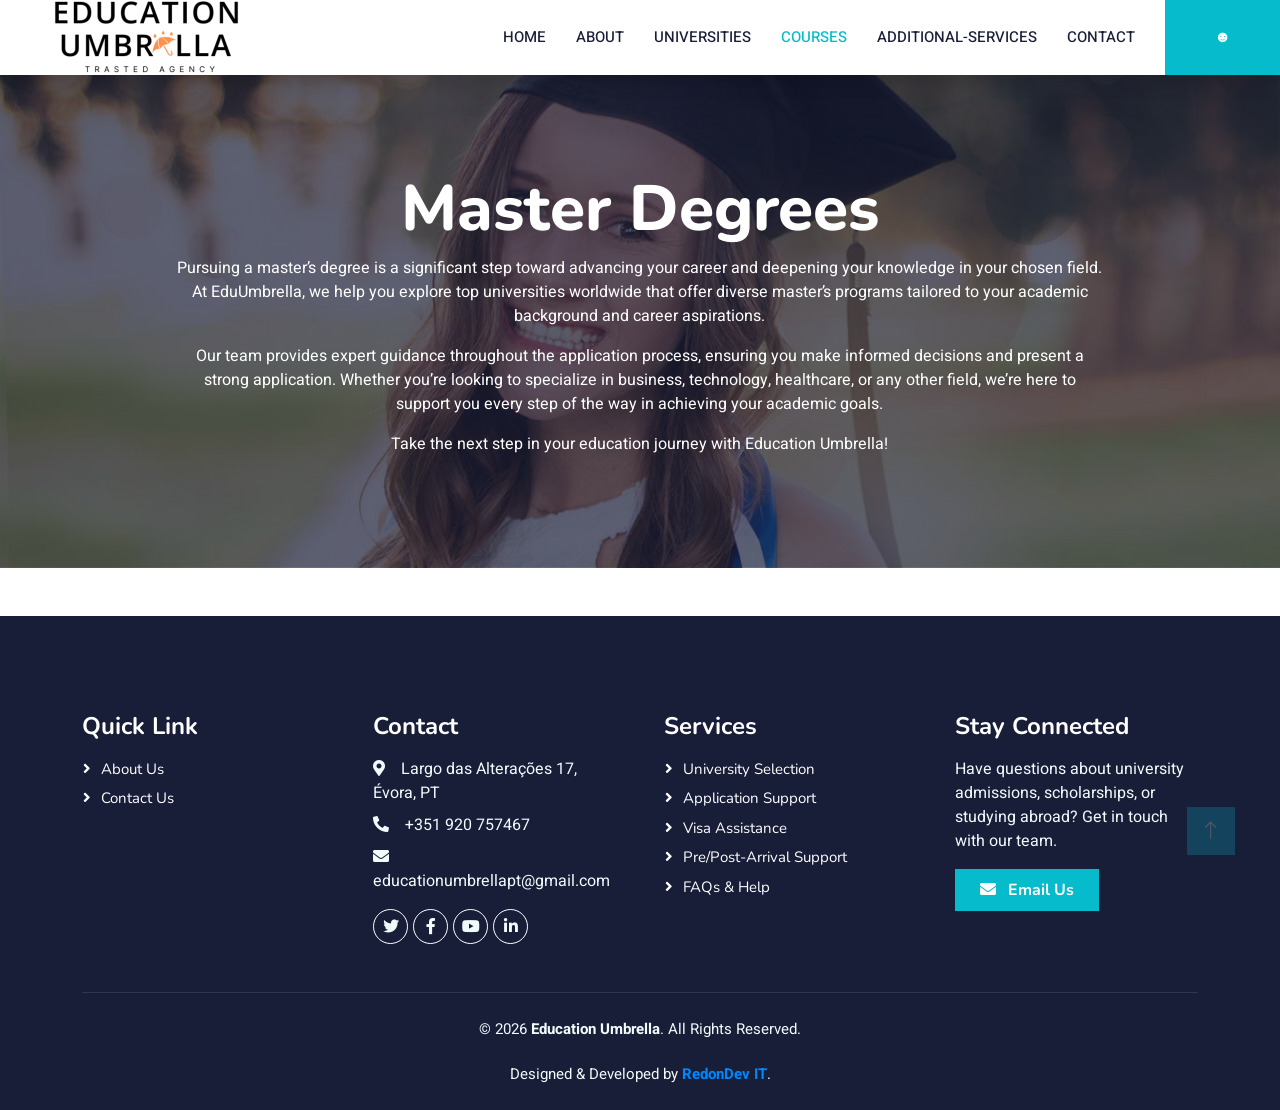
<file: master.html>
<!DOCTYPE html>
<html lang="en">

<head>
    <meta charset="utf-8">
    <title>Courses: Education Umbrella</title>
    <meta content="width=device-width, initial-scale=1.0" name="viewport">
    <meta content="" name="keywords">
    <meta content="" name="description">

    <!-- Favicon -->
    <link href="images/favicon.png" rel="icon">

    <!-- Google Web Fonts -->
    <link rel="preconnect" href="https://fonts.googleapis.com">
    <link rel="preconnect" href="https://fonts.gstatic.com" crossorigin>
    <link href="https://fonts.googleapis.com/css2?family=Heebo:wght@400;500;600&family=Nunito:wght@600;700;800&display=swap" rel="stylesheet">

    <!-- Icon Font Stylesheet -->
    <link href="https://cdnjs.cloudflare.com/ajax/libs/font-awesome/5.10.0/css/all.min.css" rel="stylesheet">
    <link href="https://cdn.jsdelivr.net/npm/bootstrap-icons@1.4.1/font/bootstrap-icons.css" rel="stylesheet">

    <!-- Libraries Stylesheet -->
    <link href="lib/animate/animate.min.css" rel="stylesheet">
    <link href="lib/owlcarousel/assets/owl.carousel.min.css" rel="stylesheet">

    <!-- Customized Bootstrap Stylesheet -->
    <link href="css/bootstrap.min.css" rel="stylesheet">

    <!-- Template Stylesheet -->
    <link href="css/style.css" rel="stylesheet">
</head>

<body>
    <!-- Spinner Start -->
    <div id="spinner" class="show bg-white position-fixed translate-middle w-100 vh-100 top-50 start-50 d-flex align-items-center justify-content-center">
        <div class="spinner-border text-primary" style="width: 3rem; height: 3rem;" role="status">
            <span class="sr-only">Loading...</span>
        </div>
    </div>
    <!-- Spinner End -->


    <!-- Navbar Start -->
    <nav class="navbar navbar-expand-lg bg-white navbar-light shadow sticky-top p-0">
        <a href="index.html" class="navbar-brand d-flex align-items-center px-4 px-lg-5">
            <img src="images/EduUmb_Short.png" alt="Education Umbrella">
            <!-- <h2 class="m-0 text-primary"><i class="fa fa-book me-3"></i>Education Umbrella</h2> -->
        </a>
        <button type="button" class="navbar-toggler me-4" data-bs-toggle="collapse" data-bs-target="#navbarCollapse">
            <span class="navbar-toggler-icon"></span>
        </button>
        <div class="collapse navbar-collapse" id="navbarCollapse">
            <div class="navbar-nav ms-auto p-4 p-lg-0">
                <a href="index.html" class="nav-item nav-link">Home</a>
                <a href="about.html" class="nav-item nav-link">About</a>
                <a href="universities.html" class="nav-item nav-link">Universities</a>
                <a href="courses.html" class="nav-item nav-link active">Courses</a>
                <a href="additional.html" class="nav-item nav-link">Additional-Services</a>
                <a href="contact.html" class="nav-item nav-link">Contact</a>
            </div>
            <a class="btn btn-primary py-4 px-lg-5 d-none d-lg-block">☻</a>
        </div>
    </nav>
    <!-- Navbar End -->


    <!-- Header Start -->
    <div class="container-fluid bg-primary py-5 mb-5 page-header">
        <div class="container py-5">
            <div class="row justify-content-center">
                <div class="col-lg-10 text-center">
                    <h1 class="display-3 text-white animated slideInDown">Master Degrees</h1>
                    <p class="text-white text-justify">
                        Pursuing a master’s degree is a significant step toward advancing your career and deepening your knowledge in your chosen field. At EduUmbrella, we help you explore top universities worldwide that offer diverse master’s programs tailored to your academic background and career aspirations.
                    </p>
                    <p class="text-white text-justify">
                        Our team provides expert guidance throughout the application process, ensuring you make informed decisions and present a strong application. Whether you’re looking to specialize in business, technology, healthcare, or any other field, we’re here to support you every step of the way in achieving your academic goals.
                    </p>
                    <p class="text-white text-justify">
                        Take the next step in your education journey with Education Umbrella!
                    </p>
                </div>
            </div>
        </div>
    </div>
    <!-- Header End -->

    <!-- Footer Start -->
    <div class="container-fluid bg-dark text-light footer pt-5 mt-5 wow fadeIn" data-wow-delay="0.1s">
        <div class="container py-5">
            <div class="row g-5">
                <div class="col-lg-3 col-md-6">
                    <h4 class="text-white mb-3">Quick Link</h4>
                    <a class="btn btn-link" href="/about.html">About Us</a>
                    <a class="btn btn-link" href="/contact.html">Contact Us</a>
                    <!-- <a class="btn btn-link" href="">Privacy Policy</a>
                    <a class="btn btn-link" href="">Terms & Condition</a>
                    <a class="btn btn-link" href="">FAQs & Help</a> -->
                </div>
                <div class="col-lg-3 col-md-6">
                    <h4 class="text-white mb-3">Contact</h4>
                    <p class="mb-2"><i class="fa fa-map-marker-alt me-3"></i>Largo das Alterações 17, Évora, PT</p>
                    <p class="mb-2"><i class="fa fa-phone-alt me-3"></i>+351 920 757467</p>
                    <p class="mb-2"><i class="fa fa-envelope me-3"></i>educationumbrellapt@gmail.com</p>
                    <div class="d-flex pt-2">
                        <a class="btn btn-outline-light btn-social" href=""><i class="fab fa-twitter"></i></a>
                        <a class="btn btn-outline-light btn-social" href=""><i class="fab fa-facebook-f"></i></a>
                        <a class="btn btn-outline-light btn-social" href=""><i class="fab fa-youtube"></i></a>
                        <a class="btn btn-outline-light btn-social" href=""><i class="fab fa-linkedin-in"></i></a>
                    </div>
                </div>
                <div class="col-lg-3 col-md-6">
                    <h4 class="text-white mb-3">Services</h4>
                    <a class="btn btn-link" href="#">University Selection</a>
                    <a class="btn btn-link" href="#">Application Support</a>
                    <a class="btn btn-link" href="#">Visa Assistance</a>
                    <a class="btn btn-link" href="#">Pre/Post-Arrival Support</a>
                    <a class="btn btn-link" href="#">FAQs & Help</a>
                </div>
                <div class="col-lg-3 col-md-6">
                    <h4 class="text-white mb-3">Stay Connected</h4>
                    <p>
                        Have questions about university admissions, scholarships, or studying abroad?
                        Get in touch with our team.
                    </p>
                
                    <a href="mailto:educationumbrellapt@gmail.com" class="btn btn-primary fw-bold px-4 py-2">
                        <i class="fa fa-envelope me-2"></i>
                        Email Us
                    </a>
                </div>
            </div>
        </div>
        <div class="container">
            <div class="copyright">
                <div class="row">
                    <div class="col-12 text-center">
                        © 2026 <strong>Education Umbrella</strong>. All Rights Reserved.
                        <br><br>
                        Designed &amp; Developed by <strong style="color: #0086fd;">RedonDev IT</strong>.
                    </div>
                </div>
            </div>
        </div>
    </div>
    <!-- Footer End -->


    <!-- Back to Top -->
    <a href="#" class="btn btn-lg btn-primary btn-lg-square back-to-top"><i class="bi bi-arrow-up"></i></a>


    <!-- JavaScript Libraries -->
    <script src="https://code.jquery.com/jquery-3.4.1.min.js"></script>
    <script src="https://cdn.jsdelivr.net/npm/bootstrap@5.0.0/dist/js/bootstrap.bundle.min.js"></script>
    <script src="lib/wow/wow.min.js"></script>
    <script src="lib/easing/easing.min.js"></script>
    <script src="lib/waypoints/waypoints.min.js"></script>
    <script src="lib/owlcarousel/owl.carousel.min.js"></script>

    <!-- Template Javascript -->
    <script src="js/main.js"></script>
</body>

</html>
</file>
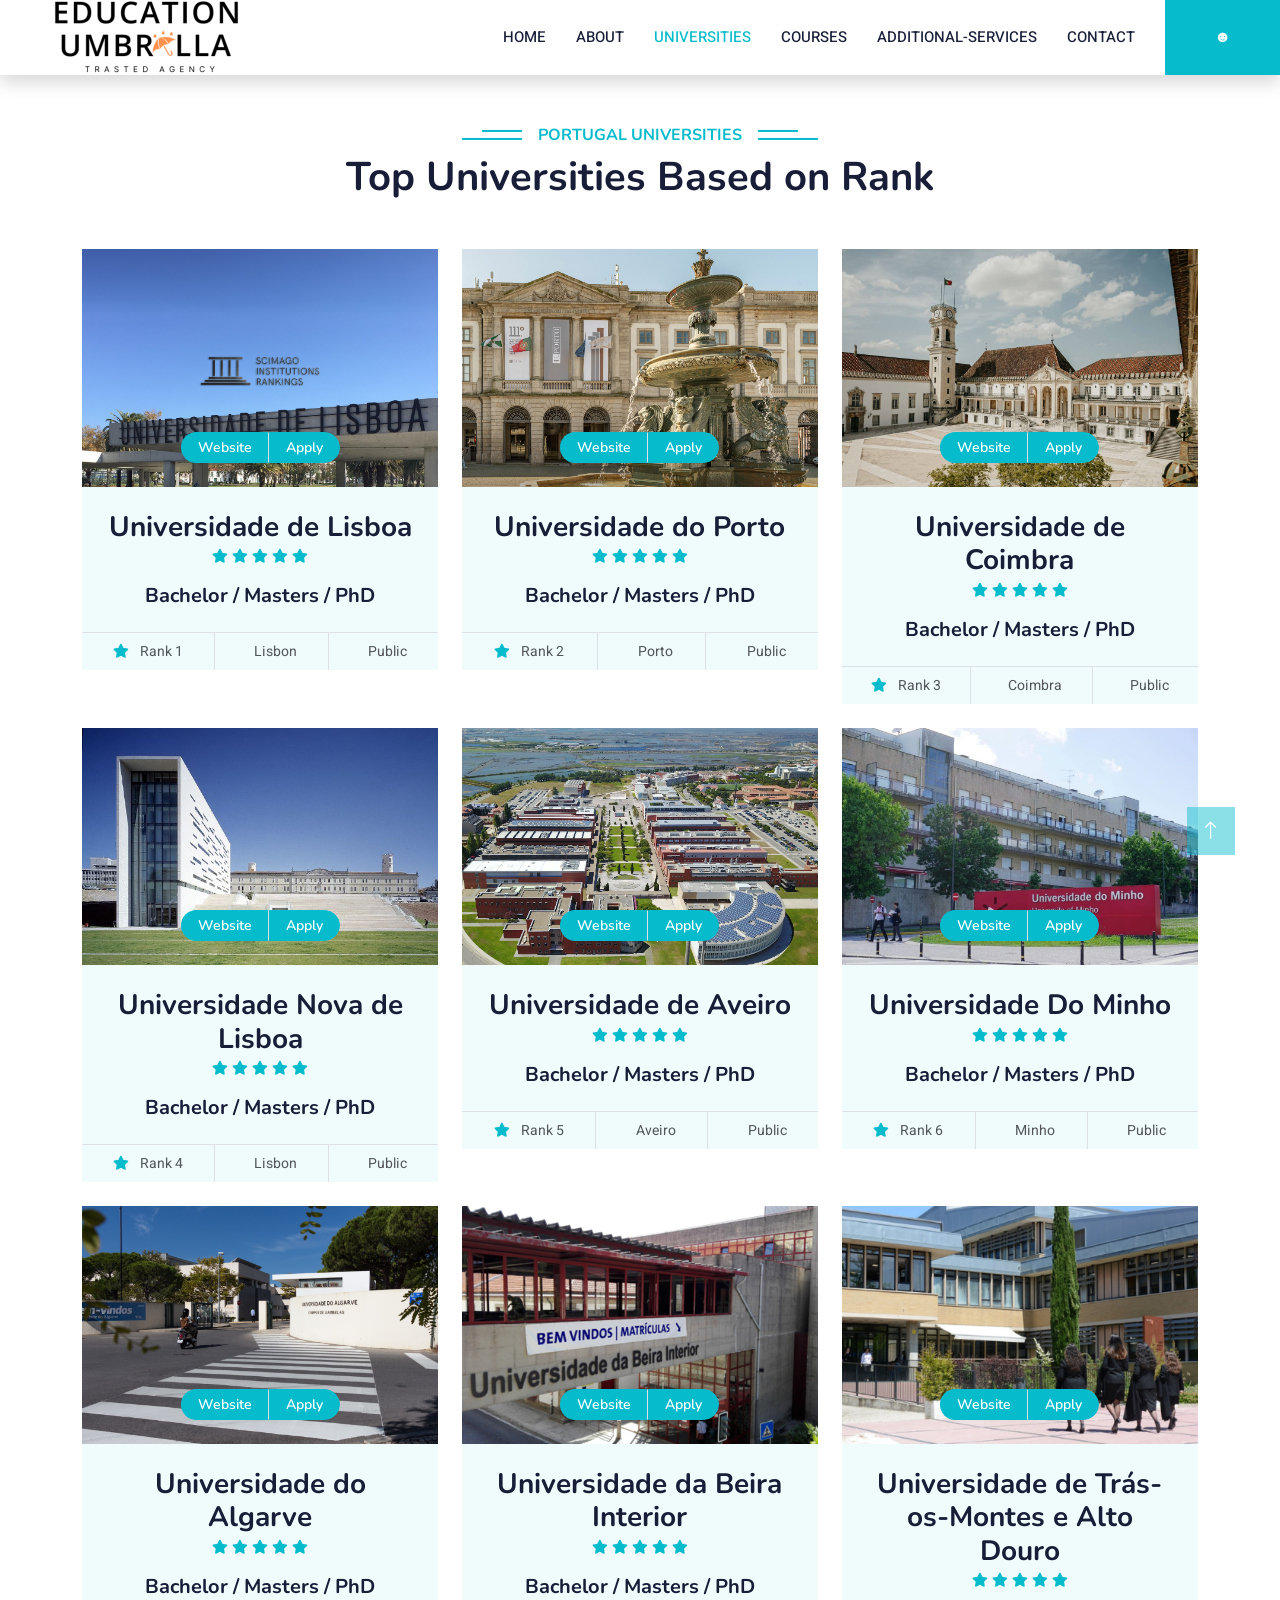
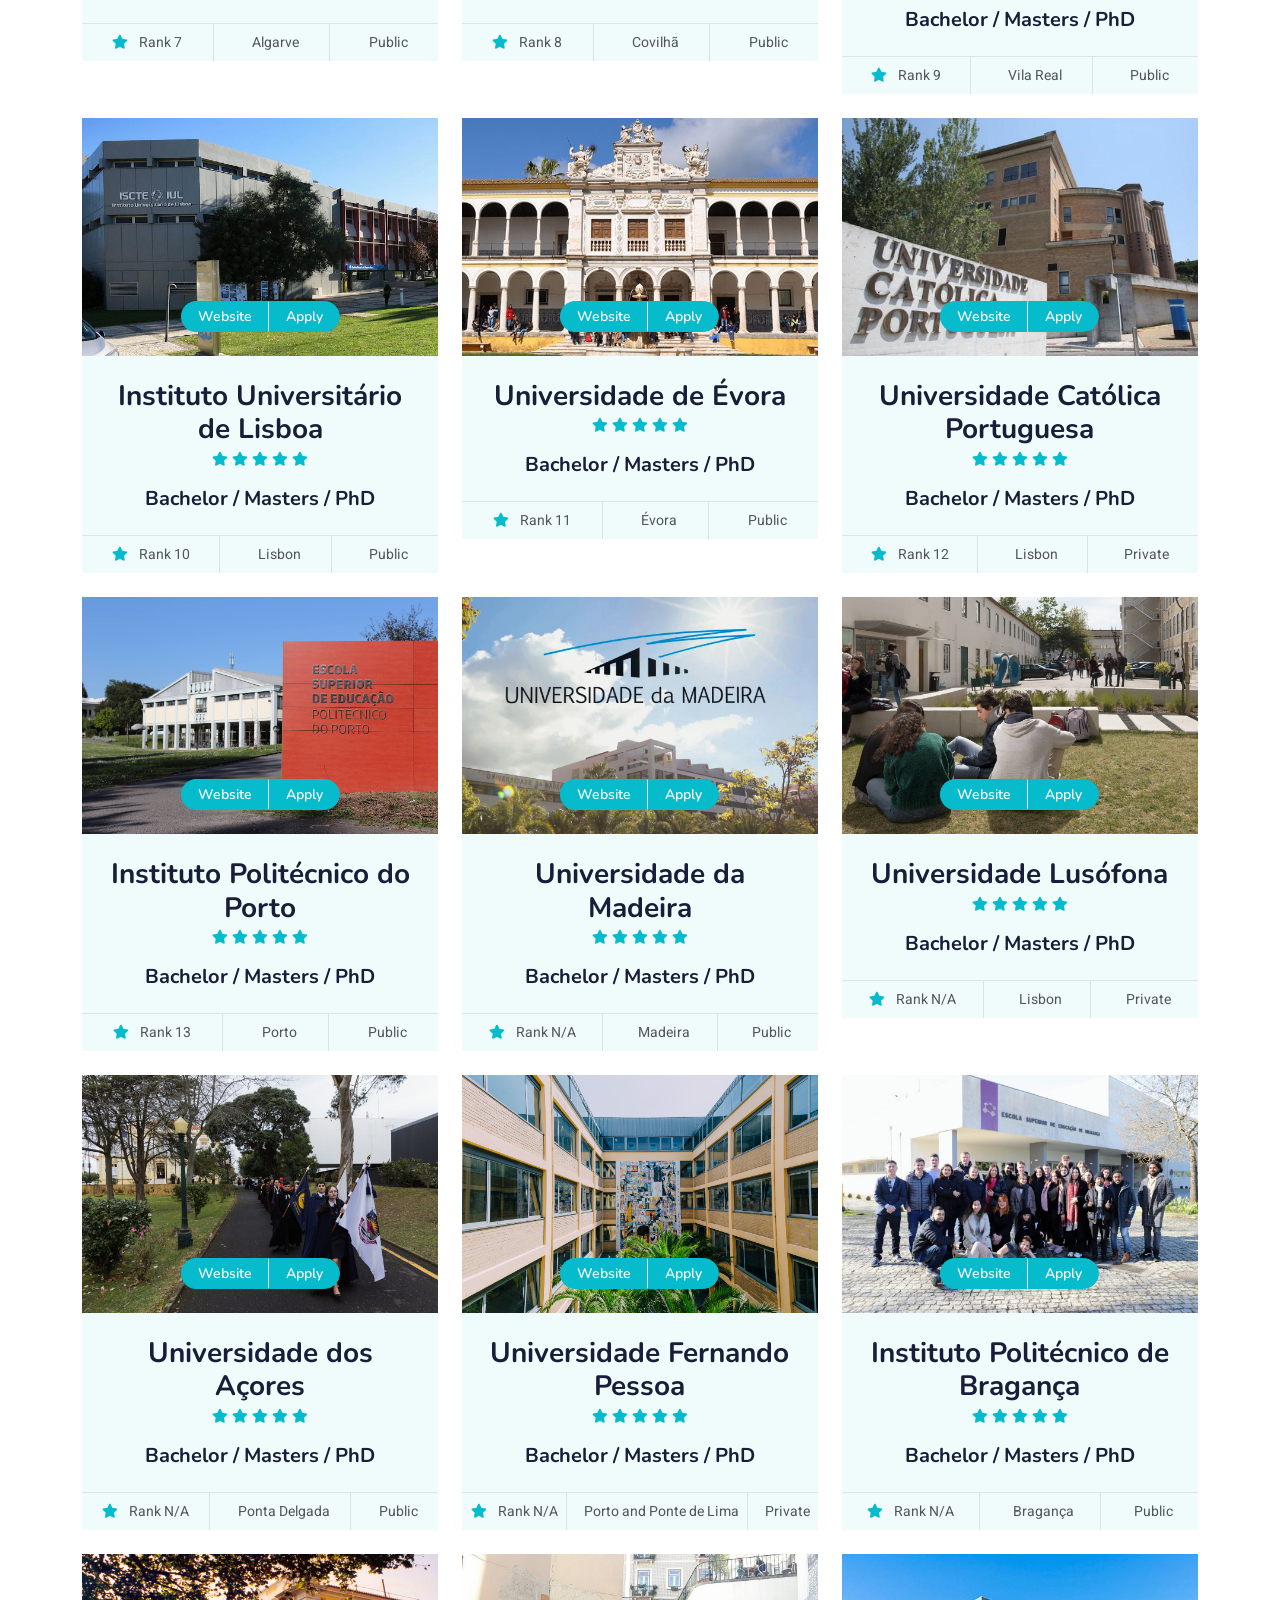
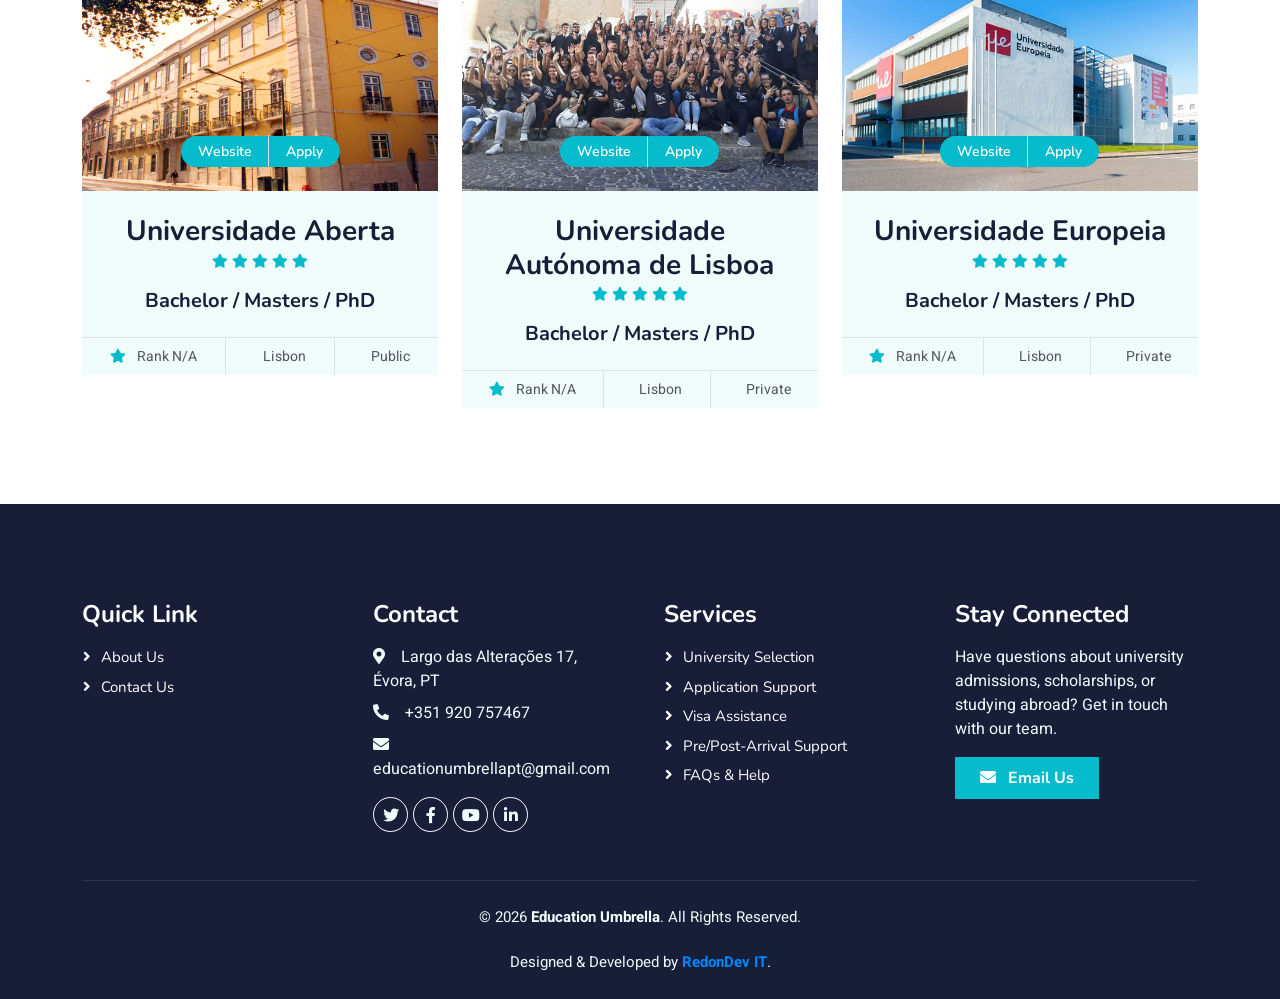
<file: universities.html>
<!DOCTYPE html>
<html lang="en">

<head>
    <meta charset="utf-8">
    <title>Universities: Education Umbrella</title>
    <meta content="width=device-width, initial-scale=1.0" name="viewport">
    <meta content="" name="keywords">
    <meta content="" name="description">

    <!-- Favicon -->
    <link href="images/favicon.png" rel="icon">

    <!-- Google Web Fonts -->
    <link rel="preconnect" href="https://fonts.googleapis.com">
    <link rel="preconnect" href="https://fonts.gstatic.com" crossorigin>
    <link href="https://fonts.googleapis.com/css2?family=Heebo:wght@400;500;600&family=Nunito:wght@600;700;800&display=swap" rel="stylesheet">

    <!-- Icon Font Stylesheet -->
    <link href="https://cdnjs.cloudflare.com/ajax/libs/font-awesome/5.10.0/css/all.min.css" rel="stylesheet">
    <link href="https://cdn.jsdelivr.net/npm/bootstrap-icons@1.4.1/font/bootstrap-icons.css" rel="stylesheet">

    <!-- Libraries Stylesheet -->
    <link href="lib/animate/animate.min.css" rel="stylesheet">
    <link href="lib/owlcarousel/assets/owl.carousel.min.css" rel="stylesheet">

    <!-- Customized Bootstrap Stylesheet -->
    <link href="css/bootstrap.min.css" rel="stylesheet">

    <!-- Template Stylesheet -->
    <link href="css/style.css" rel="stylesheet">
</head>

<body>
    <!-- Spinner Start -->
    <div id="spinner" class="show bg-white position-fixed translate-middle w-100 vh-100 top-50 start-50 d-flex align-items-center justify-content-center">
        <div class="spinner-border text-primary" style="width: 3rem; height: 3rem;" role="status">
            <span class="sr-only">Loading...</span>
        </div>
    </div>
    <!-- Spinner End -->


    <!-- Navbar Start -->
    <nav class="navbar navbar-expand-lg bg-white navbar-light shadow sticky-top p-0">
        <a href="index.html" class="navbar-brand d-flex align-items-center px-4 px-lg-5">
            <img src="images/EduUmb_Short.png" alt="Education Umbrella">
            <!-- <h2 class="m-0 text-primary"><i class="fa fa-book me-3"></i>Education Umbrella</h2> -->
        </a>
        <button type="button" class="navbar-toggler me-4" data-bs-toggle="collapse" data-bs-target="#navbarCollapse">
            <span class="navbar-toggler-icon"></span>
        </button>
        <div class="collapse navbar-collapse" id="navbarCollapse">
            <div class="navbar-nav ms-auto p-4 p-lg-0">
                <a href="index.html" class="nav-item nav-link">Home</a>
                <a href="about.html" class="nav-item nav-link">About</a>
                <a href="universities.html" class="nav-item nav-link active">Universities</a>
                <a href="courses.html" class="nav-item nav-link">Courses</a>
                <a href="additional.html" class="nav-item nav-link">Additional-Services</a>
                <a href="contact.html" class="nav-item nav-link">Contact</a>
            </div>
            <a class="btn btn-primary py-4 px-lg-5 d-none d-lg-block">☻</a>
        </div>
    </nav>
    <!-- Navbar End -->


    <!-- Courses Start -->
    <div class="container-xxl py-5">
        <div class="container">
            <div class="text-center wow fadeInUp" data-wow-delay="0.1s">
                <h6 class="section-title bg-white text-center text-primary px-3">Portugal Universities</h6>
                <h1 class="mb-5">Top Universities Based on Rank</h1>
            </div>
            <div class="row g-4 justify-content-center">
                
                <div class="col-lg-4 col-md-6 wow fadeInUp" data-wow-delay="0.1s">
                    <div class="course-item bg-light">
                        <div class="position-relative overflow-hidden">
                            <img class="img-fluid" src="images/universities/1.jpg" alt="">
                            <div class="w-100 d-flex justify-content-center position-absolute bottom-0 start-0 mb-4">
                                <a href="https://www.ulisboa.pt/" target="_blank" class="flex-shrink-0 btn btn-sm btn-primary px-3 border-end" style="border-radius: 30px 0 0 30px;">Website</a>
                                <a href="#" class="flex-shrink-0 btn btn-sm btn-primary px-3" style="border-radius: 0 30px 30px 0;">Apply</a>
                            </div>
                        </div>
                        <div class="text-center p-4 pb-0">
                            <h3 class="mb-0">Universidade de Lisboa</h3>
                            <div class="mb-3">
                                <small class="fa fa-star text-primary"></small>
                                <small class="fa fa-star text-primary"></small>
                                <small class="fa fa-star text-primary"></small>
                                <small class="fa fa-star text-primary"></small>
                                <small class="fa fa-star text-primary"></small>
                                <!-- <small>(123)</small> -->
                            </div>
                            <h5 class="mb-4">Bachelor / Masters / PhD</h5>
                        </div>
                        <div class="d-flex border-top">
                            <small class="flex-fill text-center border-end py-2"><i class="fa fa-star text-primary me-2"></i>
                                Rank 1
                            </small>
                            <small class="flex-fill text-center border-end py-2"><i class="fa fa-location-dot text-primary me-2"></i>Lisbon</small>
                            <!-- <small class="flex-fill text-center py-2"><i class="fa fa-user text-primary me-2"></i>30 Students</small> -->
                            <small class="flex-fill text-center py-2"><i class="fa-solid fa-building-columns text-primary me-2"></i>Public</small>
                        </div>
                    </div>
                </div>
                
                <div class="col-lg-4 col-md-6 wow fadeInUp" data-wow-delay="0.2s">
                    <div class="course-item bg-light">
                        <div class="position-relative overflow-hidden">
                            <img class="img-fluid" src="images/universities/2.jpg" alt="">
                            <div class="w-100 d-flex justify-content-center position-absolute bottom-0 start-0 mb-4">
                                <a href="https://www.up.pt/portal/en/" target="_blank" class="flex-shrink-0 btn btn-sm btn-primary px-3 border-end" style="border-radius: 30px 0 0 30px;">Website</a>
                                <a href="#" class="flex-shrink-0 btn btn-sm btn-primary px-3" style="border-radius: 0 30px 30px 0;">Apply</a>
                            </div>
                        </div>
                        <div class="text-center p-4 pb-0">
                            <h3 class="mb-0">Universidade do Porto</h3>
                            <div class="mb-3">
                                <small class="fa fa-star text-primary"></small>
                                <small class="fa fa-star text-primary"></small>
                                <small class="fa fa-star text-primary"></small>
                                <small class="fa fa-star text-primary"></small>
                                <small class="fa fa-star text-primary"></small>
                                <!-- <small>(123)</small> -->
                            </div>
                            <h5 class="mb-4">Bachelor / Masters / PhD</h5>
                        </div>
                        <div class="d-flex border-top">
                            <small class="flex-fill text-center border-end py-2"><i class="fa fa-star text-primary me-2"></i>
                                Rank 2
                            </small>
                            <small class="flex-fill text-center border-end py-2"><i class="fa fa-location-dot text-primary me-2"></i>Porto</small>
                            <!-- <small class="flex-fill text-center py-2"><i class="fa fa-user text-primary me-2"></i>30 Students</small> -->
                            <small class="flex-fill text-center py-2"><i class="fa-solid fa-building-columns text-primary me-2"></i>Public</small>
                        </div>
                    </div>
                </div>
                
                <div class="col-lg-4 col-md-6 wow fadeInUp" data-wow-delay="0.3s">
                    <div class="course-item bg-light">
                        <div class="position-relative overflow-hidden">
                            <img class="img-fluid" src="images/universities/3.jpg" alt="">
                            <div class="w-100 d-flex justify-content-center position-absolute bottom-0 start-0 mb-4">
                                <a href="https://www.uc.pt/en/" target="_blank" class="flex-shrink-0 btn btn-sm btn-primary px-3 border-end" style="border-radius: 30px 0 0 30px;">Website</a>
                                <a href="#" class="flex-shrink-0 btn btn-sm btn-primary px-3" style="border-radius: 0 30px 30px 0;">Apply</a>
                            </div>
                        </div>
                        <div class="text-center p-4 pb-0">
                            <h3 class="mb-0">Universidade de Coimbra</h3>
                            <div class="mb-3">
                                <small class="fa fa-star text-primary"></small>
                                <small class="fa fa-star text-primary"></small>
                                <small class="fa fa-star text-primary"></small>
                                <small class="fa fa-star text-primary"></small>
                                <small class="fa fa-star text-primary"></small>
                                <!-- <small>(123)</small> -->
                            </div>
                            <h5 class="mb-4">Bachelor / Masters / PhD</h5>
                        </div>
                        <div class="d-flex border-top">
                            <small class="flex-fill text-center border-end py-2"><i class="fa fa-star text-primary me-2"></i>
                                Rank 3
                            </small>
                            <small class="flex-fill text-center border-end py-2"><i class="fa fa-location-dot text-primary me-2"></i>Coimbra</small>
                            <!-- <small class="flex-fill text-center py-2"><i class="fa fa-user text-primary me-2"></i>30 Students</small> -->
                            <small class="flex-fill text-center py-2"><i class="fa-solid fa-building-columns text-primary me-2"></i>Public</small>
                        </div>
                    </div>
                </div>
                
                <div class="col-lg-4 col-md-6 wow fadeInUp" data-wow-delay="0.4s">
                    <div class="course-item bg-light">
                        <div class="position-relative overflow-hidden">
                            <img class="img-fluid" src="images/universities/4.jpg" alt="">
                            <div class="w-100 d-flex justify-content-center position-absolute bottom-0 start-0 mb-4">
                                <a href="https://www.unl.pt/en/" target="_blank" class="flex-shrink-0 btn btn-sm btn-primary px-3 border-end" style="border-radius: 30px 0 0 30px;">Website</a>
                                <a href="#" class="flex-shrink-0 btn btn-sm btn-primary px-3" style="border-radius: 0 30px 30px 0;">Apply</a>
                            </div>
                        </div>
                        <div class="text-center p-4 pb-0">
                            <h3 class="mb-0">Universidade Nova de Lisboa</h3>
                            <div class="mb-3">
                                <small class="fa fa-star text-primary"></small>
                                <small class="fa fa-star text-primary"></small>
                                <small class="fa fa-star text-primary"></small>
                                <small class="fa fa-star text-primary"></small>
                                <small class="fa fa-star text-primary"></small>
                                <!-- <small>(123)</small> -->
                            </div>
                            <h5 class="mb-4">Bachelor / Masters / PhD</h5>
                        </div>
                        <div class="d-flex border-top">
                            <small class="flex-fill text-center border-end py-2"><i class="fa fa-star text-primary me-2"></i>
                                Rank 4
                            </small>
                            <small class="flex-fill text-center border-end py-2"><i class="fa fa-location-dot text-primary me-2"></i>Lisbon</small>
                            <!-- <small class="flex-fill text-center py-2"><i class="fa fa-user text-primary me-2"></i>30 Students</small> -->
                            <small class="flex-fill text-center py-2"><i class="fa-solid fa-building-columns text-primary me-2"></i>Public</small>
                        </div>
                    </div>
                </div>
                
                <div class="col-lg-4 col-md-6 wow fadeInUp" data-wow-delay="0.5s">
                    <div class="course-item bg-light">
                        <div class="position-relative overflow-hidden">
                            <img class="img-fluid" src="images/universities/5.jpg" alt="">
                            <div class="w-100 d-flex justify-content-center position-absolute bottom-0 start-0 mb-4">
                                <a href="https://www.ua.pt/" target="_blank" class="flex-shrink-0 btn btn-sm btn-primary px-3 border-end" style="border-radius: 30px 0 0 30px;">Website</a>
                                <a href="#" class="flex-shrink-0 btn btn-sm btn-primary px-3" style="border-radius: 0 30px 30px 0;">Apply</a>
                            </div>
                        </div>
                        <div class="text-center p-4 pb-0">
                            <h3 class="mb-0">Universidade de Aveiro</h3>
                            <div class="mb-3">
                                <small class="fa fa-star text-primary"></small>
                                <small class="fa fa-star text-primary"></small>
                                <small class="fa fa-star text-primary"></small>
                                <small class="fa fa-star text-primary"></small>
                                <small class="fa fa-star text-primary"></small>
                                <!-- <small>(123)</small> -->
                            </div>
                            <h5 class="mb-4">Bachelor / Masters / PhD</h5>
                        </div>
                        <div class="d-flex border-top">
                            <small class="flex-fill text-center border-end py-2"><i class="fa fa-star text-primary me-2"></i>
                                Rank 5
                            </small>
                            <small class="flex-fill text-center border-end py-2"><i class="fa fa-location-dot text-primary me-2"></i>Aveiro</small>
                            <!-- <small class="flex-fill text-center py-2"><i class="fa fa-user text-primary me-2"></i>30 Students</small> -->
                            <small class="flex-fill text-center py-2"><i class="fa-solid fa-building-columns text-primary me-2"></i>Public</small>
                        </div>
                    </div>
                </div>
                
                <div class="col-lg-4 col-md-6 wow fadeInUp" data-wow-delay="0.6s">
                    <div class="course-item bg-light">
                        <div class="position-relative overflow-hidden">
                            <img class="img-fluid" src="images/universities/6.jpg" alt="">
                            <div class="w-100 d-flex justify-content-center position-absolute bottom-0 start-0 mb-4">
                                <a href="https://www.uminho.pt/EN" target="_blank" class="flex-shrink-0 btn btn-sm btn-primary px-3 border-end" style="border-radius: 30px 0 0 30px;">Website</a>
                                <a href="#" class="flex-shrink-0 btn btn-sm btn-primary px-3" style="border-radius: 0 30px 30px 0;">Apply</a>
                            </div>
                        </div>
                        <div class="text-center p-4 pb-0">
                            <h3 class="mb-0">Universidade Do Minho</h3>
                            <div class="mb-3">
                                <small class="fa fa-star text-primary"></small>
                                <small class="fa fa-star text-primary"></small>
                                <small class="fa fa-star text-primary"></small>
                                <small class="fa fa-star text-primary"></small>
                                <small class="fa fa-star text-primary"></small>
                                <!-- <small>(123)</small> -->
                            </div>
                            <h5 class="mb-4">Bachelor / Masters / PhD</h5>
                        </div>
                        <div class="d-flex border-top">
                            <small class="flex-fill text-center border-end py-2"><i class="fa fa-star text-primary me-2"></i>
                                Rank 6
                            </small>
                            <small class="flex-fill text-center border-end py-2"><i class="fa fa-location-dot text-primary me-2"></i>Minho</small>
                            <!-- <small class="flex-fill text-center py-2"><i class="fa fa-user text-primary me-2"></i>30 Students</small> -->
                            <small class="flex-fill text-center py-2"><i class="fa-solid fa-building-columns text-primary me-2"></i>Public</small>
                        </div>
                    </div>
                </div>
                
                <div class="col-lg-4 col-md-6 wow fadeInUp" data-wow-delay="0.7s">
                    <div class="course-item bg-light">
                        <div class="position-relative overflow-hidden">
                            <img class="img-fluid" src="images/universities/7.jpg" alt="">
                            <div class="w-100 d-flex justify-content-center position-absolute bottom-0 start-0 mb-4">
                                <a href="https://www.ualg.pt/" target="_blank" class="flex-shrink-0 btn btn-sm btn-primary px-3 border-end" style="border-radius: 30px 0 0 30px;">Website</a>
                                <a href="#" class="flex-shrink-0 btn btn-sm btn-primary px-3" style="border-radius: 0 30px 30px 0;">Apply</a>
                            </div>
                        </div>
                        <div class="text-center p-4 pb-0">
                            <h3 class="mb-0">Universidade do Algarve</h3>
                            <div class="mb-3">
                                <small class="fa fa-star text-primary"></small>
                                <small class="fa fa-star text-primary"></small>
                                <small class="fa fa-star text-primary"></small>
                                <small class="fa fa-star text-primary"></small>
                                <small class="fa fa-star text-primary"></small>
                                <!-- <small>(123)</small> -->
                            </div>
                            <h5 class="mb-4">Bachelor / Masters / PhD</h5>
                        </div>
                        <div class="d-flex border-top">
                            <small class="flex-fill text-center border-end py-2"><i class="fa fa-star text-primary me-2"></i>
                                Rank 7
                            </small>
                            <small class="flex-fill text-center border-end py-2"><i class="fa fa-location-dot text-primary me-2"></i>Algarve</small>
                            <!-- <small class="flex-fill text-center py-2"><i class="fa fa-user text-primary me-2"></i>30 Students</small> -->
                            <small class="flex-fill text-center py-2"><i class="fa-solid fa-building-columns text-primary me-2"></i>Public</small>
                        </div>
                    </div>
                </div>
                
                <div class="col-lg-4 col-md-6 wow fadeInUp" data-wow-delay="0.8s">
                    <div class="course-item bg-light">
                        <div class="position-relative overflow-hidden">
                            <img class="img-fluid" src="images/universities/8.jpg" alt="">
                            <div class="w-100 d-flex justify-content-center position-absolute bottom-0 start-0 mb-4">
                                <a href="https://www.ubi.pt/" target="_blank" class="flex-shrink-0 btn btn-sm btn-primary px-3 border-end" style="border-radius: 30px 0 0 30px;">Website</a>
                                <a href="#" class="flex-shrink-0 btn btn-sm btn-primary px-3" style="border-radius: 0 30px 30px 0;">Apply</a>
                            </div>
                        </div>
                        <div class="text-center p-4 pb-0">
                            <h3 class="mb-0">Universidade da Beira Interior</h3>
                            <div class="mb-3">
                                <small class="fa fa-star text-primary"></small>
                                <small class="fa fa-star text-primary"></small>
                                <small class="fa fa-star text-primary"></small>
                                <small class="fa fa-star text-primary"></small>
                                <small class="fa fa-star text-primary"></small>
                                <!-- <small>(123)</small> -->
                            </div>
                            <h5 class="mb-4">Bachelor / Masters / PhD</h5>
                        </div>
                        <div class="d-flex border-top">
                            <small class="flex-fill text-center border-end py-2"><i class="fa fa-star text-primary me-2"></i>
                                Rank 8
                            </small>
                            <small class="flex-fill text-center border-end py-2"><i class="fa fa-location-dot text-primary me-2"></i>Covilhã</small>
                            <!-- <small class="flex-fill text-center py-2"><i class="fa fa-user text-primary me-2"></i>30 Students</small> -->
                            <small class="flex-fill text-center py-2"><i class="fa-solid fa-building-columns text-primary me-2"></i>Public</small>
                        </div>
                    </div>
                </div>
                
                <div class="col-lg-4 col-md-6 wow fadeInUp" data-wow-delay="0.9s">
                    <div class="course-item bg-light">
                        <div class="position-relative overflow-hidden">
                            <img class="img-fluid" src="images/universities/9.jpg" alt="">
                            <div class="w-100 d-flex justify-content-center position-absolute bottom-0 start-0 mb-4">
                                <a href="https://www.utad.pt/" target="_blank" class="flex-shrink-0 btn btn-sm btn-primary px-3 border-end" style="border-radius: 30px 0 0 30px;">Website</a>
                                <a href="#" class="flex-shrink-0 btn btn-sm btn-primary px-3" style="border-radius: 0 30px 30px 0;">Apply</a>
                            </div>
                        </div>
                        <div class="text-center p-4 pb-0">
                            <h3 class="mb-0">Universidade de Trás-os-Montes e Alto Douro</h3>
                            <div class="mb-3">
                                <small class="fa fa-star text-primary"></small>
                                <small class="fa fa-star text-primary"></small>
                                <small class="fa fa-star text-primary"></small>
                                <small class="fa fa-star text-primary"></small>
                                <small class="fa fa-star text-primary"></small>
                                <!-- <small>(123)</small> -->
                            </div>
                            <h5 class="mb-4">Bachelor / Masters / PhD</h5>
                        </div>
                        <div class="d-flex border-top">
                            <small class="flex-fill text-center border-end py-2"><i class="fa fa-star text-primary me-2"></i>
                                Rank 9
                            </small>
                            <small class="flex-fill text-center border-end py-2"><i class="fa fa-location-dot text-primary me-2"></i>Vila Real</small>
                            <!-- <small class="flex-fill text-center py-2"><i class="fa fa-user text-primary me-2"></i>30 Students</small> -->
                            <small class="flex-fill text-center py-2"><i class="fa-solid fa-building-columns text-primary me-2"></i>Public</small>
                        </div>
                    </div>
                </div>
                
                <div class="col-lg-4 col-md-6 wow fadeInUp" data-wow-delay="0.10s">
                    <div class="course-item bg-light">
                        <div class="position-relative overflow-hidden">
                            <img class="img-fluid" src="images/universities/10.jpg" alt="">
                            <div class="w-100 d-flex justify-content-center position-absolute bottom-0 start-0 mb-4">
                                <a href="https://www.iscte-iul.pt/" target="_blank" class="flex-shrink-0 btn btn-sm btn-primary px-3 border-end" style="border-radius: 30px 0 0 30px;">Website</a>
                                <a href="#" class="flex-shrink-0 btn btn-sm btn-primary px-3" style="border-radius: 0 30px 30px 0;">Apply</a>
                            </div>
                        </div>
                        <div class="text-center p-4 pb-0">
                            <h3 class="mb-0">Instituto Universitário de Lisboa</h3>
                            <div class="mb-3">
                                <small class="fa fa-star text-primary"></small>
                                <small class="fa fa-star text-primary"></small>
                                <small class="fa fa-star text-primary"></small>
                                <small class="fa fa-star text-primary"></small>
                                <small class="fa fa-star text-primary"></small>
                                <!-- <small>(123)</small> -->
                            </div>
                            <h5 class="mb-4">Bachelor / Masters / PhD</h5>
                        </div>
                        <div class="d-flex border-top">
                            <small class="flex-fill text-center border-end py-2"><i class="fa fa-star text-primary me-2"></i>
                                Rank 10
                            </small>
                            <small class="flex-fill text-center border-end py-2"><i class="fa fa-location-dot text-primary me-2"></i>Lisbon</small>
                            <!-- <small class="flex-fill text-center py-2"><i class="fa fa-user text-primary me-2"></i>30 Students</small> -->
                            <small class="flex-fill text-center py-2"><i class="fa-solid fa-building-columns text-primary me-2"></i>Public</small>
                        </div>
                    </div>
                </div>
                
                <div class="col-lg-4 col-md-6 wow fadeInUp" data-wow-delay="0.11s">
                    <div class="course-item bg-light">
                        <div class="position-relative overflow-hidden">
                            <img class="img-fluid" src="images/universities/11.jpg" alt="">
                            <div class="w-100 d-flex justify-content-center position-absolute bottom-0 start-0 mb-4">
                                <a href="https://www.uevora.pt/" target="_blank" class="flex-shrink-0 btn btn-sm btn-primary px-3 border-end" style="border-radius: 30px 0 0 30px;">Website</a>
                                <a href="#" class="flex-shrink-0 btn btn-sm btn-primary px-3" style="border-radius: 0 30px 30px 0;">Apply</a>
                            </div>
                        </div>
                        <div class="text-center p-4 pb-0">
                            <h3 class="mb-0">Universidade de Évora</h3>
                            <div class="mb-3">
                                <small class="fa fa-star text-primary"></small>
                                <small class="fa fa-star text-primary"></small>
                                <small class="fa fa-star text-primary"></small>
                                <small class="fa fa-star text-primary"></small>
                                <small class="fa fa-star text-primary"></small>
                                <!-- <small>(123)</small> -->
                            </div>
                            <h5 class="mb-4">Bachelor / Masters / PhD</h5>
                        </div>
                        <div class="d-flex border-top">
                            <small class="flex-fill text-center border-end py-2"><i class="fa fa-star text-primary me-2"></i>
                                Rank 11
                            </small>
                            <small class="flex-fill text-center border-end py-2"><i class="fa fa-location-dot text-primary me-2"></i>Évora</small>
                            <!-- <small class="flex-fill text-center py-2"><i class="fa fa-user text-primary me-2"></i>30 Students</small> -->
                            <small class="flex-fill text-center py-2"><i class="fa-solid fa-building-columns text-primary me-2"></i>Public</small>
                        </div>
                    </div>
                </div>
                
                <div class="col-lg-4 col-md-6 wow fadeInUp" data-wow-delay="0.12s">
                    <div class="course-item bg-light">
                        <div class="position-relative overflow-hidden">
                            <img class="img-fluid" src="images/universities/12.jpg" alt="">
                            <div class="w-100 d-flex justify-content-center position-absolute bottom-0 start-0 mb-4">
                                <a href="https://www.ucp.pt/pt-pt/homepage-pt" target="_blank" class="flex-shrink-0 btn btn-sm btn-primary px-3 border-end" style="border-radius: 30px 0 0 30px;">Website</a>
                                <a href="#" class="flex-shrink-0 btn btn-sm btn-primary px-3" style="border-radius: 0 30px 30px 0;">Apply</a>
                            </div>
                        </div>
                        <div class="text-center p-4 pb-0">
                            <h3 class="mb-0">Universidade Católica Portuguesa</h3>
                            <div class="mb-3">
                                <small class="fa fa-star text-primary"></small>
                                <small class="fa fa-star text-primary"></small>
                                <small class="fa fa-star text-primary"></small>
                                <small class="fa fa-star text-primary"></small>
                                <small class="fa fa-star text-primary"></small>
                                <!-- <small>(123)</small> -->
                            </div>
                            <h5 class="mb-4">Bachelor / Masters / PhD</h5>
                        </div>
                        <div class="d-flex border-top">
                            <small class="flex-fill text-center border-end py-2"><i class="fa fa-star text-primary me-2"></i>
                                Rank 12
                            </small>
                            <small class="flex-fill text-center border-end py-2"><i class="fa fa-location-dot text-primary me-2"></i>Lisbon</small>
                            <!-- <small class="flex-fill text-center py-2"><i class="fa fa-user text-primary me-2"></i>30 Students</small> -->
                            <small class="flex-fill text-center py-2"><i class="fa-solid fa-building-columns text-primary me-2"></i>Private</small>
                        </div>
                    </div>
                </div>
                
                <div class="col-lg-4 col-md-6 wow fadeInUp" data-wow-delay="0.13s">
                    <div class="course-item bg-light">
                        <div class="position-relative overflow-hidden">
                            <img class="img-fluid" src="images/universities/13.jpg" alt="">
                            <div class="w-100 d-flex justify-content-center position-absolute bottom-0 start-0 mb-4">
                                <a href="https://www.ipp.pt/" target="_blank" class="flex-shrink-0 btn btn-sm btn-primary px-3 border-end" style="border-radius: 30px 0 0 30px;">Website</a>
                                <a href="#" class="flex-shrink-0 btn btn-sm btn-primary px-3" style="border-radius: 0 30px 30px 0;">Apply</a>
                            </div>
                        </div>
                        <div class="text-center p-4 pb-0">
                            <h3 class="mb-0">Instituto Politécnico do Porto</h3>
                            <div class="mb-3">
                                <small class="fa fa-star text-primary"></small>
                                <small class="fa fa-star text-primary"></small>
                                <small class="fa fa-star text-primary"></small>
                                <small class="fa fa-star text-primary"></small>
                                <small class="fa fa-star text-primary"></small>
                                <!-- <small>(123)</small> -->
                            </div>
                            <h5 class="mb-4">Bachelor / Masters / PhD</h5>
                        </div>
                        <div class="d-flex border-top">
                            <small class="flex-fill text-center border-end py-2"><i class="fa fa-star text-primary me-2"></i>
                                Rank 13
                            </small>
                            <small class="flex-fill text-center border-end py-2"><i class="fa fa-location-dot text-primary me-2"></i>Porto</small>
                            <!-- <small class="flex-fill text-center py-2"><i class="fa fa-user text-primary me-2"></i>30 Students</small> -->
                            <small class="flex-fill text-center py-2"><i class="fa-solid fa-building-columns text-primary me-2"></i>Public</small>
                        </div>
                    </div>
                </div>
                
                <div class="col-lg-4 col-md-6 wow fadeInUp" data-wow-delay="0.14s">
                    <div class="course-item bg-light">
                        <div class="position-relative overflow-hidden">
                            <img class="img-fluid" src="images/universities/14.jpg" alt="">
                            <div class="w-100 d-flex justify-content-center position-absolute bottom-0 start-0 mb-4">
                                <a href="https://www.uma.pt/en/" target="_blank" class="flex-shrink-0 btn btn-sm btn-primary px-3 border-end" style="border-radius: 30px 0 0 30px;">Website</a>
                                <a href="#" class="flex-shrink-0 btn btn-sm btn-primary px-3" style="border-radius: 0 30px 30px 0;">Apply</a>
                            </div>
                        </div>
                        <div class="text-center p-4 pb-0">
                            <h3 class="mb-0">Universidade da Madeira</h3>
                            <div class="mb-3">
                                <small class="fa fa-star text-primary"></small>
                                <small class="fa fa-star text-primary"></small>
                                <small class="fa fa-star text-primary"></small>
                                <small class="fa fa-star text-primary"></small>
                                <small class="fa fa-star text-primary"></small>
                                <!-- <small>(123)</small> -->
                            </div>
                            <h5 class="mb-4">Bachelor / Masters / PhD</h5>
                        </div>
                        <div class="d-flex border-top">
                            <small class="flex-fill text-center border-end py-2"><i class="fa fa-star text-primary me-2"></i>
                                Rank N/A
                            </small>
                            <small class="flex-fill text-center border-end py-2"><i class="fa fa-location-dot text-primary me-2"></i>Madeira</small>
                            <!-- <small class="flex-fill text-center py-2"><i class="fa fa-user text-primary me-2"></i>30 Students</small> -->
                            <small class="flex-fill text-center py-2"><i class="fa-solid fa-building-columns text-primary me-2"></i>Public</small>
                        </div>
                    </div>
                </div>
                
                <div class="col-lg-4 col-md-6 wow fadeInUp" data-wow-delay="0.15s">
                    <div class="course-item bg-light">
                        <div class="position-relative overflow-hidden">
                            <img class="img-fluid" src="images/universities/15.jpg" alt="">
                            <div class="w-100 d-flex justify-content-center position-absolute bottom-0 start-0 mb-4">
                                <a href="https://www.ulusofona.pt/en" target="_blank" class="flex-shrink-0 btn btn-sm btn-primary px-3 border-end" style="border-radius: 30px 0 0 30px;">Website</a>
                                <a href="#" class="flex-shrink-0 btn btn-sm btn-primary px-3" style="border-radius: 0 30px 30px 0;">Apply</a>
                            </div>
                        </div>
                        <div class="text-center p-4 pb-0">
                            <h3 class="mb-0">Universidade Lusófona</h3>
                            <div class="mb-3">
                                <small class="fa fa-star text-primary"></small>
                                <small class="fa fa-star text-primary"></small>
                                <small class="fa fa-star text-primary"></small>
                                <small class="fa fa-star text-primary"></small>
                                <small class="fa fa-star text-primary"></small>
                                <!-- <small>(123)</small> -->
                            </div>
                            <h5 class="mb-4">Bachelor / Masters / PhD</h5>
                        </div>
                        <div class="d-flex border-top">
                            <small class="flex-fill text-center border-end py-2"><i class="fa fa-star text-primary me-2"></i>
                                Rank N/A
                            </small>
                            <small class="flex-fill text-center border-end py-2"><i class="fa fa-location-dot text-primary me-2"></i>Lisbon</small>
                            <!-- <small class="flex-fill text-center py-2"><i class="fa fa-user text-primary me-2"></i>30 Students</small> -->
                            <small class="flex-fill text-center py-2"><i class="fa-solid fa-building-columns text-primary me-2"></i>Private</small>
                        </div>
                    </div>
                </div>
                
                <div class="col-lg-4 col-md-6 wow fadeInUp" data-wow-delay="0.16s">
                    <div class="course-item bg-light">
                        <div class="position-relative overflow-hidden">
                            <img class="img-fluid" src="images/universities/16.jpg" alt="">
                            <div class="w-100 d-flex justify-content-center position-absolute bottom-0 start-0 mb-4">
                                <a href="https://www.uac.pt/" target="_blank" class="flex-shrink-0 btn btn-sm btn-primary px-3 border-end" style="border-radius: 30px 0 0 30px;">Website</a>
                                <a href="#" class="flex-shrink-0 btn btn-sm btn-primary px-3" style="border-radius: 0 30px 30px 0;">Apply</a>
                            </div>
                        </div>
                        <div class="text-center p-4 pb-0">
                            <h3 class="mb-0">Universidade dos Açores</h3>
                            <div class="mb-3">
                                <small class="fa fa-star text-primary"></small>
                                <small class="fa fa-star text-primary"></small>
                                <small class="fa fa-star text-primary"></small>
                                <small class="fa fa-star text-primary"></small>
                                <small class="fa fa-star text-primary"></small>
                                <!-- <small>(123)</small> -->
                            </div>
                            <h5 class="mb-4">Bachelor / Masters / PhD</h5>
                        </div>
                        <div class="d-flex border-top">
                            <small class="flex-fill text-center border-end py-2"><i class="fa fa-star text-primary me-2"></i>
                                Rank N/A
                            </small>
                            <small class="flex-fill text-center border-end py-2"><i class="fa fa-location-dot text-primary me-2"></i>Ponta Delgada</small>
                            <!-- <small class="flex-fill text-center py-2"><i class="fa fa-user text-primary me-2"></i>30 Students</small> -->
                            <small class="flex-fill text-center py-2"><i class="fa-solid fa-building-columns text-primary me-2"></i>Public</small>
                        </div>
                    </div>
                </div>
                
                <div class="col-lg-4 col-md-6 wow fadeInUp" data-wow-delay="0.17s">
                    <div class="course-item bg-light">
                        <div class="position-relative overflow-hidden">
                            <img class="img-fluid" src="images/universities/17.jpg" alt="">
                            <div class="w-100 d-flex justify-content-center position-absolute bottom-0 start-0 mb-4">
                                <a href="https://www.ufp.pt/en/home" target="_blank" class="flex-shrink-0 btn btn-sm btn-primary px-3 border-end" style="border-radius: 30px 0 0 30px;">Website</a>
                                <a href="#" class="flex-shrink-0 btn btn-sm btn-primary px-3" style="border-radius: 0 30px 30px 0;">Apply</a>
                            </div>
                        </div>
                        <div class="text-center p-4 pb-0">
                            <h3 class="mb-0">Universidade Fernando Pessoa</h3>
                            <div class="mb-3">
                                <small class="fa fa-star text-primary"></small>
                                <small class="fa fa-star text-primary"></small>
                                <small class="fa fa-star text-primary"></small>
                                <small class="fa fa-star text-primary"></small>
                                <small class="fa fa-star text-primary"></small>
                                <!-- <small>(123)</small> -->
                            </div>
                            <h5 class="mb-4">Bachelor / Masters / PhD</h5>
                        </div>
                        <div class="d-flex border-top">
                            <small class="flex-fill text-center border-end py-2"><i class="fa fa-star text-primary me-2"></i>
                                Rank N/A
                            </small>
                            <small class="flex-fill text-center border-end py-2"><i class="fa fa-location-dot text-primary me-2"></i>Porto and Ponte de Lima</small>
                            <!-- <small class="flex-fill text-center py-2"><i class="fa fa-user text-primary me-2"></i>30 Students</small> -->
                            <small class="flex-fill text-center py-2"><i class="fa-solid fa-building-columns text-primary me-2"></i>Private</small>
                        </div>
                    </div>
                </div>
                
                <div class="col-lg-4 col-md-6 wow fadeInUp" data-wow-delay="0.18s">
                    <div class="course-item bg-light">
                        <div class="position-relative overflow-hidden">
                            <img class="img-fluid" src="images/universities/18.jpg" alt="">
                            <div class="w-100 d-flex justify-content-center position-absolute bottom-0 start-0 mb-4">
                                <a href="https://portal3.ipb.pt/index.php/en/ipben/home" target="_blank" class="flex-shrink-0 btn btn-sm btn-primary px-3 border-end" style="border-radius: 30px 0 0 30px;">Website</a>
                                <a href="#" class="flex-shrink-0 btn btn-sm btn-primary px-3" style="border-radius: 0 30px 30px 0;">Apply</a>
                            </div>
                        </div>
                        <div class="text-center p-4 pb-0">
                            <h3 class="mb-0">Instituto Politécnico de Bragança</h3>
                            <div class="mb-3">
                                <small class="fa fa-star text-primary"></small>
                                <small class="fa fa-star text-primary"></small>
                                <small class="fa fa-star text-primary"></small>
                                <small class="fa fa-star text-primary"></small>
                                <small class="fa fa-star text-primary"></small>
                                <!-- <small>(123)</small> -->
                            </div>
                            <h5 class="mb-4">Bachelor / Masters / PhD</h5>
                        </div>
                        <div class="d-flex border-top">
                            <small class="flex-fill text-center border-end py-2"><i class="fa fa-star text-primary me-2"></i>
                                Rank N/A
                            </small>
                            <small class="flex-fill text-center border-end py-2"><i class="fa fa-location-dot text-primary me-2"></i>Bragança</small>
                            <!-- <small class="flex-fill text-center py-2"><i class="fa fa-user text-primary me-2"></i>30 Students</small> -->
                            <small class="flex-fill text-center py-2"><i class="fa-solid fa-building-columns text-primary me-2"></i>Public</small>
                        </div>
                    </div>
                </div>
                
                <div class="col-lg-4 col-md-6 wow fadeInUp" data-wow-delay="0.19s">
                    <div class="course-item bg-light">
                        <div class="position-relative overflow-hidden">
                            <img class="img-fluid" src="images/universities/19.jpg" alt="">
                            <div class="w-100 d-flex justify-content-center position-absolute bottom-0 start-0 mb-4">
                                <a href="https://portal.uab.pt/?lang=en" target="_blank" class="flex-shrink-0 btn btn-sm btn-primary px-3 border-end" style="border-radius: 30px 0 0 30px;">Website</a>
                                <a href="#" class="flex-shrink-0 btn btn-sm btn-primary px-3" style="border-radius: 0 30px 30px 0;">Apply</a>
                            </div>
                        </div>
                        <div class="text-center p-4 pb-0">
                            <h3 class="mb-0">Universidade Aberta</h3>
                            <div class="mb-3">
                                <small class="fa fa-star text-primary"></small>
                                <small class="fa fa-star text-primary"></small>
                                <small class="fa fa-star text-primary"></small>
                                <small class="fa fa-star text-primary"></small>
                                <small class="fa fa-star text-primary"></small>
                                <!-- <small>(123)</small> -->
                            </div>
                            <h5 class="mb-4">Bachelor / Masters / PhD</h5>
                        </div>
                        <div class="d-flex border-top">
                            <small class="flex-fill text-center border-end py-2"><i class="fa fa-star text-primary me-2"></i>
                                Rank N/A
                            </small>
                            <small class="flex-fill text-center border-end py-2"><i class="fa fa-location-dot text-primary me-2"></i>Lisbon</small>
                            <!-- <small class="flex-fill text-center py-2"><i class="fa fa-user text-primary me-2"></i>30 Students</small> -->
                            <small class="flex-fill text-center py-2"><i class="fa-solid fa-building-columns text-primary me-2"></i>Public</small>
                        </div>
                    </div>
                </div>
                
                <div class="col-lg-4 col-md-6 wow fadeInUp" data-wow-delay="0.20s">
                    <div class="course-item bg-light">
                        <div class="position-relative overflow-hidden">
                            <img class="img-fluid" src="images/universities/20.jpg" alt="">
                            <div class="w-100 d-flex justify-content-center position-absolute bottom-0 start-0 mb-4">
                                <a href="https://autonoma.pt/en/" target="_blank" class="flex-shrink-0 btn btn-sm btn-primary px-3 border-end" style="border-radius: 30px 0 0 30px;">Website</a>
                                <a href="#" class="flex-shrink-0 btn btn-sm btn-primary px-3" style="border-radius: 0 30px 30px 0;">Apply</a>
                            </div>
                        </div>
                        <div class="text-center p-4 pb-0">
                            <h3 class="mb-0">Universidade Autónoma de Lisboa</h3>
                            <div class="mb-3">
                                <small class="fa fa-star text-primary"></small>
                                <small class="fa fa-star text-primary"></small>
                                <small class="fa fa-star text-primary"></small>
                                <small class="fa fa-star text-primary"></small>
                                <small class="fa fa-star text-primary"></small>
                                <!-- <small>(123)</small> -->
                            </div>
                            <h5 class="mb-4">Bachelor / Masters / PhD</h5>
                        </div>
                        <div class="d-flex border-top">
                            <small class="flex-fill text-center border-end py-2"><i class="fa fa-star text-primary me-2"></i>
                                Rank N/A
                            </small>
                            <small class="flex-fill text-center border-end py-2"><i class="fa fa-location-dot text-primary me-2"></i>Lisbon</small>
                            <!-- <small class="flex-fill text-center py-2"><i class="fa fa-user text-primary me-2"></i>30 Students</small> -->
                            <small class="flex-fill text-center py-2"><i class="fa-solid fa-building-columns text-primary me-2"></i>Private</small>
                        </div>
                    </div>
                </div>
                
                <div class="col-lg-4 col-md-6 wow fadeInUp" data-wow-delay="0.21s">
                    <div class="course-item bg-light">
                        <div class="position-relative overflow-hidden">
                            <img class="img-fluid" src="images/universities/21.jpg" alt="">
                            <div class="w-100 d-flex justify-content-center position-absolute bottom-0 start-0 mb-4">
                                <a href="https://www.europeia.pt/en" target="_blank" class="flex-shrink-0 btn btn-sm btn-primary px-3 border-end" style="border-radius: 30px 0 0 30px;">Website</a>
                                <a href="#" class="flex-shrink-0 btn btn-sm btn-primary px-3" style="border-radius: 0 30px 30px 0;">Apply</a>
                            </div>
                        </div>
                        <div class="text-center p-4 pb-0">
                            <h3 class="mb-0">Universidade Europeia</h3>
                            <div class="mb-3">
                                <small class="fa fa-star text-primary"></small>
                                <small class="fa fa-star text-primary"></small>
                                <small class="fa fa-star text-primary"></small>
                                <small class="fa fa-star text-primary"></small>
                                <small class="fa fa-star text-primary"></small>
                                <!-- <small>(123)</small> -->
                            </div>
                            <h5 class="mb-4">Bachelor / Masters / PhD</h5>
                        </div>
                        <div class="d-flex border-top">
                            <small class="flex-fill text-center border-end py-2"><i class="fa fa-star text-primary me-2"></i>
                                Rank N/A
                            </small>
                            <small class="flex-fill text-center border-end py-2"><i class="fa fa-location-dot text-primary me-2"></i>Lisbon</small>
                            <!-- <small class="flex-fill text-center py-2"><i class="fa fa-user text-primary me-2"></i>30 Students</small> -->
                            <small class="flex-fill text-center py-2"><i class="fa-solid fa-building-columns text-primary me-2"></i>Private</small>
                        </div>
                    </div>
                </div>
            </div>
        </div>
    </div>
    <!-- Courses End -->
        

    <!-- Footer Start -->
    <div class="container-fluid bg-dark text-light footer pt-5 mt-5 wow fadeIn" data-wow-delay="0.1s">
        <div class="container py-5">
            <div class="row g-5">
                <div class="col-lg-3 col-md-6">
                    <h4 class="text-white mb-3">Quick Link</h4>
                    <a class="btn btn-link" href="/about.html">About Us</a>
                    <a class="btn btn-link" href="/contact.html">Contact Us</a>
                    <!-- <a class="btn btn-link" href="">Privacy Policy</a>
                    <a class="btn btn-link" href="">Terms & Condition</a>
                    <a class="btn btn-link" href="">FAQs & Help</a> -->
                </div>
                <div class="col-lg-3 col-md-6">
                    <h4 class="text-white mb-3">Contact</h4>
                    <p class="mb-2"><i class="fa fa-map-marker-alt me-3"></i>Largo das Alterações 17, Évora, PT</p>
                    <p class="mb-2"><i class="fa fa-phone-alt me-3"></i>+351 920 757467</p>
                    <p class="mb-2"><i class="fa fa-envelope me-3"></i>educationumbrellapt@gmail.com</p>
                    <div class="d-flex pt-2">
                        <a class="btn btn-outline-light btn-social" href=""><i class="fab fa-twitter"></i></a>
                        <a class="btn btn-outline-light btn-social" href=""><i class="fab fa-facebook-f"></i></a>
                        <a class="btn btn-outline-light btn-social" href=""><i class="fab fa-youtube"></i></a>
                        <a class="btn btn-outline-light btn-social" href=""><i class="fab fa-linkedin-in"></i></a>
                    </div>
                </div>
                <div class="col-lg-3 col-md-6">
                    <h4 class="text-white mb-3">Services</h4>
                    <a class="btn btn-link" href="#">University Selection</a>
                    <a class="btn btn-link" href="#">Application Support</a>
                    <a class="btn btn-link" href="#">Visa Assistance</a>
                    <a class="btn btn-link" href="#">Pre/Post-Arrival Support</a>
                    <a class="btn btn-link" href="#">FAQs & Help</a>
                </div>
                <div class="col-lg-3 col-md-6">
                    <h4 class="text-white mb-3">Stay Connected</h4>
                    <p>
                        Have questions about university admissions, scholarships, or studying abroad?
                        Get in touch with our team.
                    </p>
                
                    <a href="mailto:educationumbrellapt@gmail.com" class="btn btn-primary fw-bold px-4 py-2">
                        <i class="fa fa-envelope me-2"></i>
                        Email Us
                    </a>
                </div>
            </div>
        </div>
        <div class="container">
            <div class="copyright">
                <div class="row">
                    <div class="col-12 text-center">
                        © 2026 <strong>Education Umbrella</strong>. All Rights Reserved.
                        <br><br>
                        Designed &amp; Developed by <strong style="color: #0086fd;">RedonDev IT</strong>.
                    </div>
                </div>
            </div>
        </div>
    </div>
    <!-- Footer End -->


    <!-- Back to Top -->
    <a href="#" class="btn btn-lg btn-primary btn-lg-square back-to-top"><i class="bi bi-arrow-up"></i></a>


    <!-- JavaScript Libraries -->
    <script src="https://code.jquery.com/jquery-3.4.1.min.js"></script>
    <script src="https://cdn.jsdelivr.net/npm/bootstrap@5.0.0/dist/js/bootstrap.bundle.min.js"></script>
    <script src="lib/wow/wow.min.js"></script>
    <script src="lib/easing/easing.min.js"></script>
    <script src="lib/waypoints/waypoints.min.js"></script>
    <script src="lib/owlcarousel/owl.carousel.min.js"></script>

    <!-- Template Javascript -->
    <script src="js/main.js"></script>
</body>

</html>
</file>
<file: css/style.css>
/********** Template CSS **********/
:root {
    --primary: #06BBCC;
    --light: #F0FBFC;
    --dark: #181d38;
}

.fw-medium {
    font-weight: 600 !important;
}

.fw-semi-bold {
    font-weight: 700 !important;
}

.back-to-top {
    position: fixed;
    display: none;
    right: 45px;
    bottom: 45px;
    z-index: 99;
}


/*** Spinner ***/
#spinner {
    opacity: 0;
    visibility: hidden;
    transition: opacity .5s ease-out, visibility 0s linear .5s;
    z-index: 99999;
}

#spinner.show {
    transition: opacity .5s ease-out, visibility 0s linear 0s;
    visibility: visible;
    opacity: 1;
}


/*** Button ***/
.btn {
    font-family: 'Nunito', sans-serif;
    font-weight: 600;
    transition: .5s;
}

.btn.btn-primary,
.btn.btn-secondary {
    color: #FFFFFF;
}

.btn-square {
    width: 38px;
    height: 38px;
}

.btn-sm-square {
    width: 32px;
    height: 32px;
}

.btn-lg-square {
    width: 48px;
    height: 48px;
}

.btn-square,
.btn-sm-square,
.btn-lg-square {
    padding: 0;
    display: flex;
    align-items: center;
    justify-content: center;
    font-weight: normal;
    border-radius: 0px;
}


/*** Navbar ***/
.navbar .dropdown-toggle::after {
    border: none;
    content: "\f107";
    font-family: "Font Awesome 5 Free";
    font-weight: 900;
    vertical-align: middle;
    margin-left: 8px;
}

.navbar-light .navbar-nav .nav-link {
    margin-right: 30px;
    padding: 25px 0;
    color: #FFFFFF;
    font-size: 15px;
    text-transform: uppercase;
    outline: none;
}

.navbar-light .navbar-nav .nav-link:hover,
.navbar-light .navbar-nav .nav-link.active {
    color: var(--primary);
}

@media (max-width: 991.98px) {
    .navbar-light .navbar-nav .nav-link  {
        margin-right: 0;
        padding: 10px 0;
    }

    .navbar-light .navbar-nav {
        border-top: 1px solid #EEEEEE;
    }
}

.navbar-light .navbar-brand,
.navbar-light a.btn {
    height: 75px;
}

.navbar-light .navbar-nav .nav-link {
    color: var(--dark);
    font-weight: 500;
}

.navbar-light.sticky-top {
    top: -100px;
    transition: .5s;
}

@media (min-width: 992px) {
    .navbar .nav-item .dropdown-menu {
        display: block;
        margin-top: 0;
        opacity: 0;
        visibility: hidden;
        transition: .5s;
    }

    .navbar .dropdown-menu.fade-down {
        top: 100%;
        transform: rotateX(-75deg);
        transform-origin: 0% 0%;
    }

    .navbar .nav-item:hover .dropdown-menu {
        top: 100%;
        transform: rotateX(0deg);
        visibility: visible;
        transition: .5s;
        opacity: 1;
    }
}


/*** Header carousel ***/
@media (max-width: 768px) {
    .header-carousel .owl-carousel-item {
        position: relative;
        min-height: 500px;
    }
    
    .header-carousel .owl-carousel-item img {
        position: absolute;
        width: 100%;
        height: 100%;
        object-fit: cover;
    }
}

.header-carousel .owl-nav {
    position: absolute;
    top: 50%;
    right: 8%;
    transform: translateY(-50%);
    display: flex;
    flex-direction: column;
}

.header-carousel .owl-nav .owl-prev,
.header-carousel .owl-nav .owl-next {
    margin: 7px 0;
    width: 45px;
    height: 45px;
    display: flex;
    align-items: center;
    justify-content: center;
    color: #FFFFFF;
    background: transparent;
    border: 1px solid #FFFFFF;
    font-size: 22px;
    transition: .5s;
}

.header-carousel .owl-nav .owl-prev:hover,
.header-carousel .owl-nav .owl-next:hover {
    background: var(--primary);
    border-color: var(--primary);
}

.page-header {
    background: linear-gradient(rgba(24, 29, 56, .7), rgba(24, 29, 56, .7)), url(../img/carousel-1.jpg);
    background-position: center center;
    background-repeat: no-repeat;
    background-size: cover;
}

.page-header-inner {
    background: rgba(15, 23, 43, .7);
}

.breadcrumb-item + .breadcrumb-item::before {
    color: var(--light);
}


/*** Section Title ***/
.section-title {
    position: relative;
    display: inline-block;
    text-transform: uppercase;
}

.section-title::before {
    position: absolute;
    content: "";
    width: calc(100% + 80px);
    height: 2px;
    top: 4px;
    left: -40px;
    background: var(--primary);
    z-index: -1;
}

.section-title::after {
    position: absolute;
    content: "";
    width: calc(100% + 120px);
    height: 2px;
    bottom: 5px;
    left: -60px;
    background: var(--primary);
    z-index: -1;
}

.section-title.text-start::before {
    width: calc(100% + 40px);
    left: 0;
}

.section-title.text-start::after {
    width: calc(100% + 60px);
    left: 0;
}


/*** Service ***/
.service-item {
    background: var(--light);
    transition: .5s;
}

.service-item:hover {
    margin-top: -10px;
    background: var(--primary);
}

.service-item * {
    transition: .5s;
}

.service-item:hover * {
    color: var(--light) !important;
}


/*** Categories & Courses ***/
.category img,
.course-item img {
    transition: .5s;
}

.category a:hover img,
.course-item:hover img {
    transform: scale(1.1);
}


/*** Team ***/
.team-item img {
    transition: .5s;
}

.team-item:hover img {
    transform: scale(1.1);
}


/*** Testimonial ***/
.testimonial-carousel::before {
    position: absolute;
    content: "";
    top: 0;
    left: 0;
    height: 100%;
    width: 0;
    background: linear-gradient(to right, rgba(255, 255, 255, 1) 0%, rgba(255, 255, 255, 0) 100%);
    z-index: 1;
}

.testimonial-carousel::after {
    position: absolute;
    content: "";
    top: 0;
    right: 0;
    height: 100%;
    width: 0;
    background: linear-gradient(to left, rgba(255, 255, 255, 1) 0%, rgba(255, 255, 255, 0) 100%);
    z-index: 1;
}

@media (min-width: 768px) {
    .testimonial-carousel::before,
    .testimonial-carousel::after {
        width: 200px;
    }
}

@media (min-width: 992px) {
    .testimonial-carousel::before,
    .testimonial-carousel::after {
        width: 300px;
    }
}

.testimonial-carousel .owl-item .testimonial-text,
.testimonial-carousel .owl-item.center .testimonial-text * {
    transition: .5s;
}

.testimonial-carousel .owl-item.center .testimonial-text {
    background: var(--primary) !important;
}

.testimonial-carousel .owl-item.center .testimonial-text * {
    color: #FFFFFF !important;
}

.testimonial-carousel .owl-dots {
    margin-top: 24px;
    display: flex;
    align-items: flex-end;
    justify-content: center;
}

.testimonial-carousel .owl-dot {
    position: relative;
    display: inline-block;
    margin: 0 5px;
    width: 15px;
    height: 15px;
    border: 1px solid #CCCCCC;
    transition: .5s;
}

.testimonial-carousel .owl-dot.active {
    background: var(--primary);
    border-color: var(--primary);
}


/*** Footer ***/
.footer .btn.btn-social {
    margin-right: 5px;
    width: 35px;
    height: 35px;
    display: flex;
    align-items: center;
    justify-content: center;
    color: var(--light);
    font-weight: normal;
    border: 1px solid #FFFFFF;
    border-radius: 35px;
    transition: .3s;
}

.footer .btn.btn-social:hover {
    color: var(--primary);
}

.footer .btn.btn-link {
    display: block;
    margin-bottom: 5px;
    padding: 0;
    text-align: left;
    color: #FFFFFF;
    font-size: 15px;
    font-weight: normal;
    text-transform: capitalize;
    transition: .3s;
}

.footer .btn.btn-link::before {
    position: relative;
    content: "\f105";
    font-family: "Font Awesome 5 Free";
    font-weight: 900;
    margin-right: 10px;
}

.footer .btn.btn-link:hover {
    letter-spacing: 1px;
    box-shadow: none;
}

.footer .copyright {
    padding: 25px 0;
    font-size: 15px;
    border-top: 1px solid rgba(256, 256, 256, .1);
}

.footer .copyright a {
    color: var(--light);
}

.footer .footer-menu a {
    margin-right: 15px;
    padding-right: 15px;
    border-right: 1px solid rgba(255, 255, 255, .1);
}

.footer .footer-menu a:last-child {
    margin-right: 0;
    padding-right: 0;
    border-right: none;
}
</file>
<file: css/user.css>
#btnBangla,
#btnEnglish {
    display: none !important;
}

#btnBangla.active-language,
#btnEnglish.active-language {
    display: inline-block !important;
}

/* Education Umbrella Pricing Packages */

.package-card {
    position: relative;
    background: #ffffff;
    border: 1px solid #e8edf3;
    border-radius: 18px;
    overflow: hidden;
    box-shadow: 0 8px 30px rgba(18, 38, 63, 0.07);
    transition: transform 0.3s ease, box-shadow 0.3s ease;
}

.package-card:hover {
    transform: translateY(-8px);
    box-shadow: 0 18px 40px rgba(18, 38, 63, 0.13);
}

.package-header {
    padding: 35px 22px 28px;
    text-align: center;
    background: #f5f8fc;
    border-bottom: 1px solid #edf0f5;
}

.package-header h3 {
    margin: 15px 0 8px;
    font-weight: 700;
    color: #172b4d;
}

.package-header p {
    min-height: 45px;
    margin-bottom: 20px;
    color: #64748b;
    font-size: 14px;
}

.package-icon {
    display: flex;
    width: 65px;
    height: 65px;
    align-items: center;
    justify-content: center;
    margin: 0 auto;
    border-radius: 18px;
    background: #e8f1ff;
    color: #06bbcc;
    font-size: 28px;
}

.package-price {
    color: #172b4d;
    font-size: 32px;
    font-weight: 800;
    letter-spacing: -1px;
    margin-top: 15px;
}

.package-price .currency {
    font-size: 22px;
    margin-right: 3px;
}

.package-header small {
    color: #64748b;
    font-size: 13px;
}

.package-body {
    padding: 28px 24px;
}

.feature-title {
    color: #172b4d;
    font-weight: 700;
    margin-bottom: 20px;
}

.package-features {
    list-style: none;
    padding: 0;
    margin: 0 0 28px;
}

.package-features li {
    display: flex;
    align-items: flex-start;
    gap: 10px;
    margin-bottom: 16px;
    color: #475569;
    font-size: 14px;
    line-height: 1.6;
}

.package-features li i {
    color: #06bbcc;
    margin-top: 4px;
    flex-shrink: 0;
}

.package-btn {
    display: block;
    width: 100%;
    padding: 14px 12px;
    text-align: center;
    border-radius: 10px;
    font-weight: 700;
    text-decoration: none;
    transition: all 0.3s ease;
}

.package-btn-outline {
    color: #06a9b8;
    border: 2px solid #06bbcc;
    background: #ffffff;
}

.package-btn-outline:hover {
    color: #ffffff;
    background: #06bbcc;
}

.package-btn-gold {
    color: #ffffff;
    background: #c18a25;
    border: 2px solid #c18a25;
}

.package-btn-gold:hover {
    color: #ffffff;
    background: #a97418;
    border-color: #a97418;
}

.package-btn-platinum {
    color: #ffffff;
    background: #172b4d;
    border: 2px solid #172b4d;
}

.package-btn-platinum:hover {
    color: #ffffff;
    background: #243f69;
    border-color: #243f69;
}

/* Gold package styling */
.package-gold {
    border-top: 4px solid #c18a25;
}

.package-gold .package-icon {
    color: #b78323;
    background: #fff2d8;
}

/* Platinum package styling */
.package-platinum {
    border: 2px solid #06bbcc;
}

.package-platinum .package-header {
    background: #eefbfc;
}

.package-platinum .package-icon {
    color: #ffffff;
    background: #172b4d;
}

.package-platinum .package-features li i {
    color: #06a9b8;
}

.package-ribbon {
    position: absolute;
    top: 15px;
    right: -38px;
    z-index: 2;
    width: 145px;
    padding: 7px 0;
    text-align: center;
    color: #ffffff;
    background: #06a9b8;
    font-size: 11px;
    font-weight: 700;
    transform: rotate(45deg);
}

/* Terms and conditions note */
.package-note {
    padding: 18px 22px;
    border-left: 4px solid #06bbcc;
    border-radius: 8px;
    background: #f5f8fc;
    color: #64748b;
    font-size: 13px;
    line-height: 1.8;
}

/* Responsive layout */
@media (max-width: 991px) {
    .package-card {
        height: auto !important;
    }
}

@media (max-width: 575px) {
    .package-header {
        padding: 28px 18px 22px;
    }

    .package-body {
        padding: 24px 20px;
    }

    .package-price {
        font-size: 28px;
    }
}

/* Package Contact Text */
.package-contact-text {
    font-size: 25px;
    font-weight: 700;
    letter-spacing: 0;
    color: #06a9b8;
    margin-top: 15px;
    margin-bottom: 5px;
}

/* WhatsApp Icon */
.package-btn .fa-whatsapp {
    font-size: 18px;
}

/* Keep package buttons consistent */
.package-btn {
    display: block;
    text-align: center;
    text-decoration: none;
}

/* partner */


/* ==========================================
   PMIS BANGLADESH PARTNERSHIP SECTION
========================================== */

.pmis-partnership-section {
    width: 100%;
    padding: 85px 0 75px;
    background: #f4f9fb;
    overflow: hidden;
}

.pmis-section-heading {
    max-width: 950px;
    margin: 0 auto 45px;
}

.pmis-eyebrow {
    display: inline-block;
    color: #06a9b8;
    font-size: 14px;
    font-weight: 700;
    letter-spacing: 2px;
    margin-bottom: 16px;
}

.pmis-section-heading h2 {
    color: #181d38;
    font-size: clamp(28px, 3.2vw, 42px);
    font-weight: 700;
    line-height: 1.3;
    margin-bottom: 18px;
}

.pmis-section-heading p {
    color: #667085;
    font-size: 16px;
    line-height: 1.9;
    max-width: 780px;
    margin: 0 auto;
}

/* Main Panel */

.pmis-main-panel {
    width: 100%;
    max-width: 1500px;
    margin: 0 auto;
    background: #ffffff;
    border: 1px solid #e5edf1;
    border-radius: 18px;
    overflow: hidden;
    box-shadow: 0 12px 40px rgba(24, 29, 56, 0.06);
}

/* Left Content */

.pmis-overview {
    padding: 55px 55px 45px;
}

.pmis-status {
    display: inline-flex;
    align-items: center;
    padding: 10px 17px;
    margin-bottom: 24px;
    background: #e7f7f8;
    border-radius: 30px;
    color: #078b98;
    font-size: 13px;
    font-weight: 700;
}

.pmis-overview h3 {
    color: #181d38;
    font-size: 30px;
    font-weight: 700;
    line-height: 1.4;
    margin-bottom: 20px;
}

.pmis-intro {
    color: #667085;
    font-size: 16px;
    line-height: 1.95;
    margin-bottom: 32px;
}

/* Highlight Items */

.pmis-highlights {
    display: flex;
    flex-direction: column;
    gap: 24px;
}

.pmis-highlight {
    display: flex;
    align-items: flex-start;
    gap: 18px;
}

.pmis-highlight-icon {
    display: flex;
    flex: 0 0 52px;
    width: 52px;
    height: 52px;
    align-items: center;
    justify-content: center;
    border-radius: 12px;
    background: #e8f7f8;
    color: #06a9b8;
    font-size: 21px;
}

.pmis-highlight h5 {
    color: #181d38;
    font-size: 17px;
    font-weight: 700;
    margin: 2px 0 7px;
}

.pmis-highlight p {
    color: #667085;
    font-size: 14px;
    line-height: 1.8;
    margin: 0;
}

.pmis-note {
    margin-top: 30px;
    padding: 15px 18px;
    border-left: 4px solid #06a9b8;
    background: #f5fafb;
    color: #667085;
    font-size: 13px;
    line-height: 1.8;
}

/* Right Partner Panel */

.pmis-partner-panel {
    display: flex;
    flex-direction: column;
    height: 100%;
    background: #ffffff;
    border-left: 1px solid #e8eef2;
}

.pmis-partner-top {
    padding: 55px 38px 35px;
    text-align: center;
    background: linear-gradient(145deg, #e8f8f9 0%, #f7fbfc 100%);
}

.pmis-partner-icon {
    display: flex;
    width: 88px;
    height: 88px;
    align-items: center;
    justify-content: center;
    margin: 0 auto 22px;
    border-radius: 22px;
    background: #06a9b8;
    color: #ffffff;
    font-size: 36px;
    box-shadow: 0 8px 20px rgba(6, 169, 184, 0.20);
}

.pmis-partner-tag {
    display: inline-block;
    color: #078b98;
    font-size: 12px;
    font-weight: 800;
    letter-spacing: 1.5px;
    margin-bottom: 17px;
}

.pmis-partner-top h3 {
    color: #181d38;
    font-size: 24px;
    font-weight: 700;
    line-height: 1.55;
    margin-bottom: 12px;
}

.pmis-partner-description {
    color: #667085;
    font-size: 14px;
    margin-bottom: 0;
}

/* Address Box */

.pmis-address-box {
    padding: 35px 38px;
    flex-grow: 1;
}

.pmis-address-heading {
    display: flex;
    align-items: center;
    gap: 13px;
    margin-bottom: 15px;
}

.pmis-address-heading i {
    color: #06a9b8;
    font-size: 23px;
}

.pmis-address-heading h5 {
    color: #181d38;
    font-size: 18px;
    font-weight: 700;
    margin: 0;
}

.pmis-address-box > p {
    padding-left: 36px;
    color: #667085;
    font-size: 15px;
    line-height: 2;
    margin-bottom: 25px;
}

.pmis-map-button {
    display: flex;
    align-items: center;
    justify-content: center;
    gap: 3px;
    width: 100%;
    padding: 15px 18px;
    border-radius: 8px;
    background: #06a9b8;
    color: #ffffff;
    font-size: 14px;
    font-weight: 700;
    text-align: center;
    text-decoration: none;
    transition: all 0.25s ease;
}

.pmis-map-button:hover {
    background: #078b98;
    color: #ffffff;
    transform: translateY(-2px);
}

.pmis-partner-footer {
    padding: 19px 25px;
    background: #181d38;
    color: #ffffff;
    text-align: center;
    font-size: 13px;
    line-height: 1.8;
}

/* Closing Message */

.pmis-bottom-message {
    max-width: 900px;
    margin: 45px auto 0;
}

.pmis-bottom-message h4 {
    color: #181d38;
    font-size: 23px;
    font-weight: 700;
    margin-bottom: 12px;
}

.pmis-bottom-message p {
    color: #667085;
    font-size: 15px;
    line-height: 1.9;
    margin-bottom: 0;
}

/* Responsive Design */

@media (max-width: 991px) {
    .pmis-partnership-section {
        padding: 65px 0;
    }

    .pmis-overview {
        padding: 40px 32px;
    }

    .pmis-partner-panel {
        border-left: 0;
        border-top: 1px solid #e8eef2;
    }

    .pmis-partner-top {
        padding: 40px 30px 30px;
    }

    .pmis-address-box {
        padding: 30px;
    }
}

@media (max-width: 576px) {
    .pmis-partnership-section {
        padding: 50px 0;
    }

    .pmis-section-heading {
        margin-bottom: 30px;
    }

    .pmis-section-heading h2 {
        font-size: 27px;
    }

    .pmis-section-heading p {
        font-size: 14px;
    }

    .pmis-overview {
        padding: 30px 22px;
    }

    .pmis-overview h3 {
        font-size: 24px;
    }

    .pmis-intro {
        font-size: 14px;
    }

    .pmis-highlight {
        gap: 13px;
    }

    .pmis-highlight-icon {
        flex-basis: 44px;
        width: 44px;
        height: 44px;
        font-size: 18px;
    }

    .pmis-highlight h5 {
        font-size: 15px;
    }

    .pmis-highlight p {
        font-size: 13px;
    }

    .pmis-partner-top {
        padding: 35px 22px 28px;
    }

    .pmis-partner-top h3 {
        font-size: 21px;
    }

    .pmis-address-box {
        padding: 27px 22px;
    }

    .pmis-map-button {
        font-size: 12px;
        padding: 14px 10px;
    }

    .pmis-bottom-message h4 {
        font-size: 20px;
    }
}
</file>
